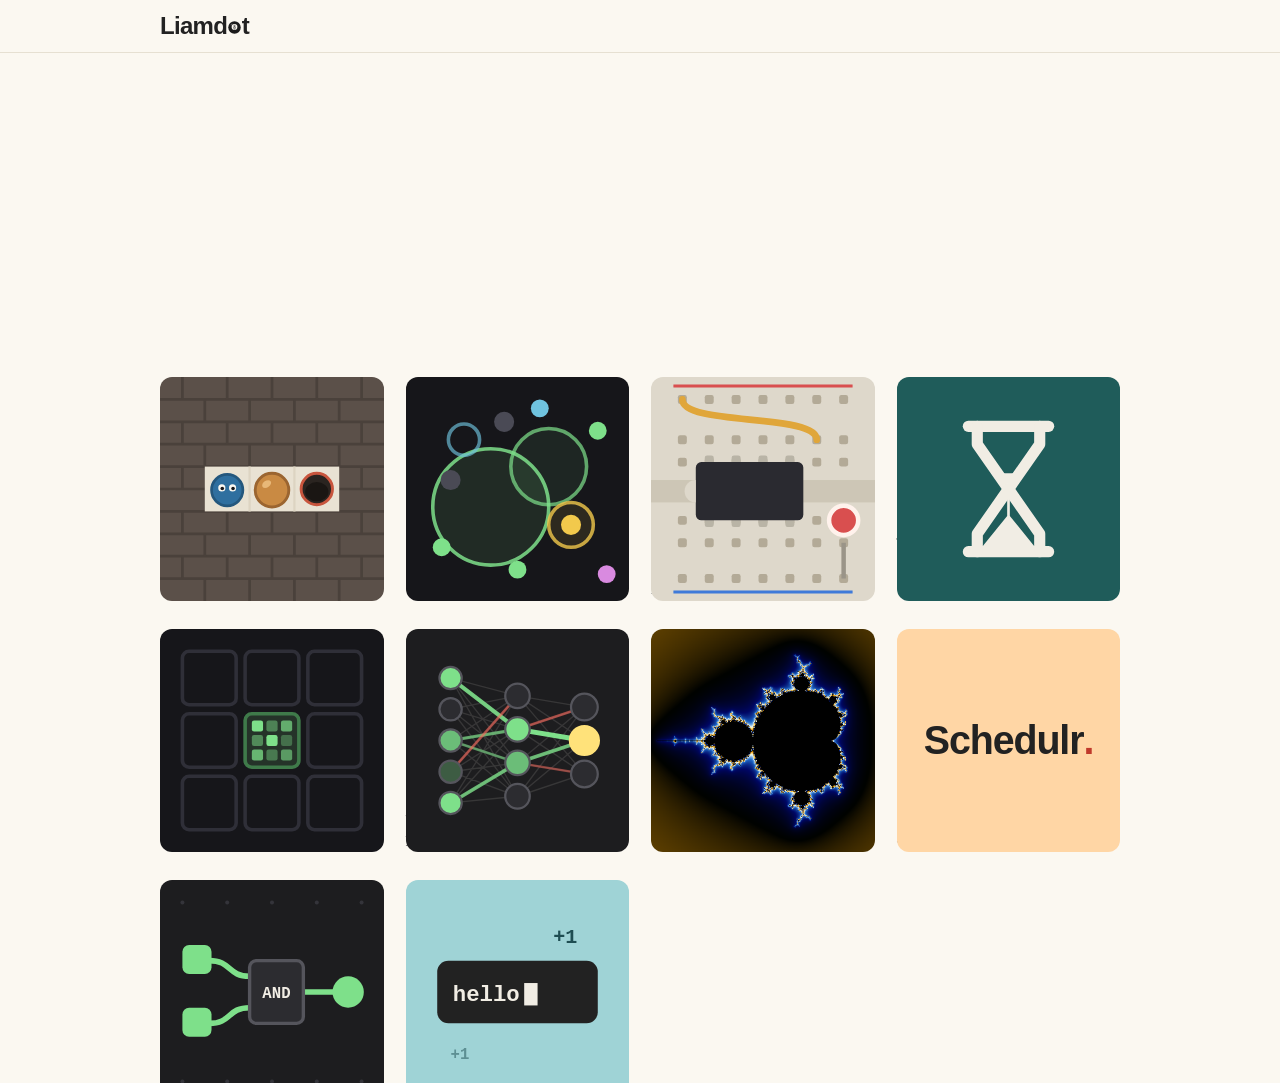
<file: index.html>
<!DOCTYPE html>
<html lang="en">
<head>
  <meta charset="utf-8">
  <meta name="viewport" content="width=device-width, initial-scale=1">
  <title>Liamdot</title>
  <link rel="icon" href="logo.svg" type="image/svg+xml">
  <link rel="stylesheet" href="style.css?v=80">
</head>
<body>
  <header>
    <h1><a class="wordmark" href="./" aria-label="Liamdot"><span aria-hidden="true">Liamd</span><img class="ball" src="logo.svg" alt=""><span class="t" aria-hidden="true">t</span></a></h1>
    <p class="intro">The best projects on the internet.</p>
  </header>

  <main id="projects" class="grid"></main>

  <footer>
    <p>made by liam &middot; <a href="mailto:liam@bowness.ca">say hi</a></p>
  </footer>

  <script src="projects.js?v=80"></script>
  <script src="main.js?v=80"></script>
</body>
</html>
</file>
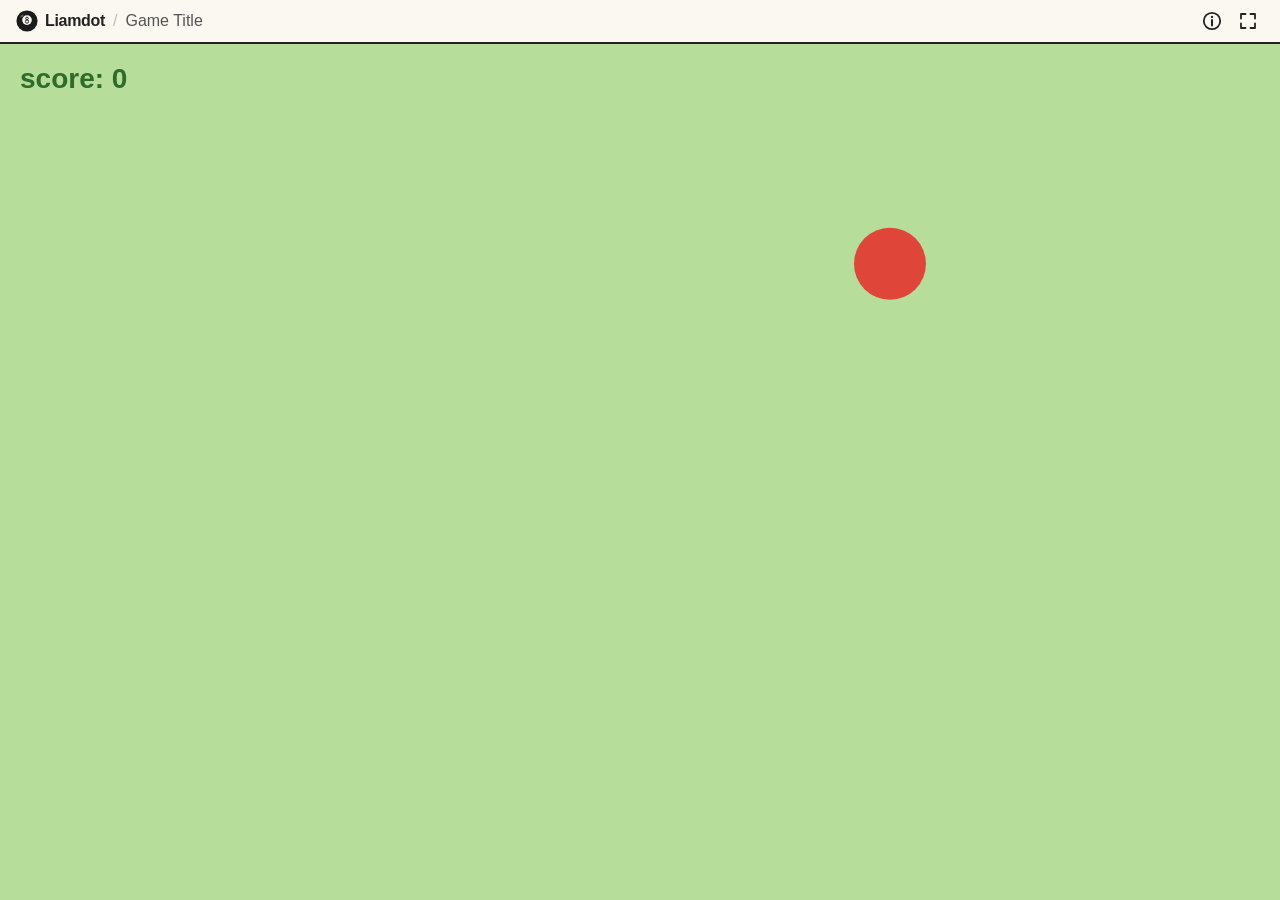
<file: projects/_template/index.html>
<!DOCTYPE html>
<!--
  Game page template.
  1. Copy this folder, e.g. projects/_template -> projects/snake
  2. Change "Game Title" (3 places) and fill in the info panel
  3. Replace game.js with your game (or swap the canvas for anything else inside #stage)
  4. Point the project's url in /projects.js at "projects/snake/"
-->
<html lang="en">
<head>
  <meta charset="utf-8">
  <meta name="viewport" content="width=device-width, initial-scale=1">
  <title>Game Title - Liamdot</title>
  <link rel="icon" href="../../logo.svg" type="image/svg+xml">
  <link rel="stylesheet" href="../../style.css?v=80">
  <link rel="stylesheet" href="../../game.css?v=80">
</head>
<body class="game-page">
  <nav class="topbar">
    <div class="crumbs">
      <a class="home" href="../../"><img class="logo" src="../../logo.svg" alt=""><span class="home-long">Liamdot</span></a>
      <span class="sep">/</span>
      <span class="title">Game Title</span>
    </div>

    <div class="actions">
      <button id="info-btn" aria-expanded="false" aria-controls="info-panel" aria-label="Info" title="Info">
        <svg viewBox="0 0 20 20" width="20" height="20" aria-hidden="true">
          <circle cx="10" cy="10" r="8.2" fill="none" stroke="currentColor" stroke-width="1.8"/>
          <line x1="10" y1="9" x2="10" y2="14.5" stroke="currentColor" stroke-width="2" stroke-linecap="round"/>
          <circle cx="10" cy="5.9" r="1.2" fill="currentColor"/>
        </svg>
      </button>
      <button id="fullscreen-btn" aria-label="Fullscreen" title="Fullscreen">
        <svg viewBox="0 0 20 20" width="20" height="20" aria-hidden="true">
          <path d="M3 7.5V3h4.5M12.5 3H17v4.5M17 12.5V17h-4.5M7.5 17H3v-4.5" fill="none" stroke="currentColor" stroke-width="1.8" stroke-linecap="round" stroke-linejoin="round"/>
        </svg>
      </button>
    </div>

    <div class="info-panel" id="info-panel" hidden>
      <h2>Game Title</h2>
      <p class="meta">made September 2026</p>
      <p>One or two sentences about what this is.</p>

      <!-- Every project's info panel runs in the same order: a line about what
           it is, then one section on how to drive it, any further sections it
           genuinely needs, then Updates. Name the first section after what the
           thing is - "How to play" for a game, "How to use" for a tool, "How
           it works" for something you mostly watch. Write it as a list. -->
      <h3>How to play</h3>
      <ul>
        <li>The one thing you do first</li>
        <li>What happens because of it</li>
      </ul>

      <!-- Newest first. A line each, saying what changed for the person
           playing, not what changed in the code. -->
      <h3>Updates</h3>
      <ul>
        <li><strong>v0.1</strong> &ndash; first version</li>
      </ul>

      <!-- Only for something that keeps progress. game.css styles it and the
           wiring is in Bloom or Idle Typer: it asks twice on the button
           itself, never with a browser dialog.
      <p class="wipe-line">
        <button type="button" class="wipe" id="reset-btn">clear my save</button>
      </p>
      -->

      <a class="more" href="../../">more stuff &rarr;</a>
    </div>
  </nav>

  <main class="stage" id="stage">
    <canvas id="game"></canvas>
  </main>

  <script src="../../nav.js?v=80"></script>
  <script src="game.js?v=80"></script>
</body>
</html>
</file>
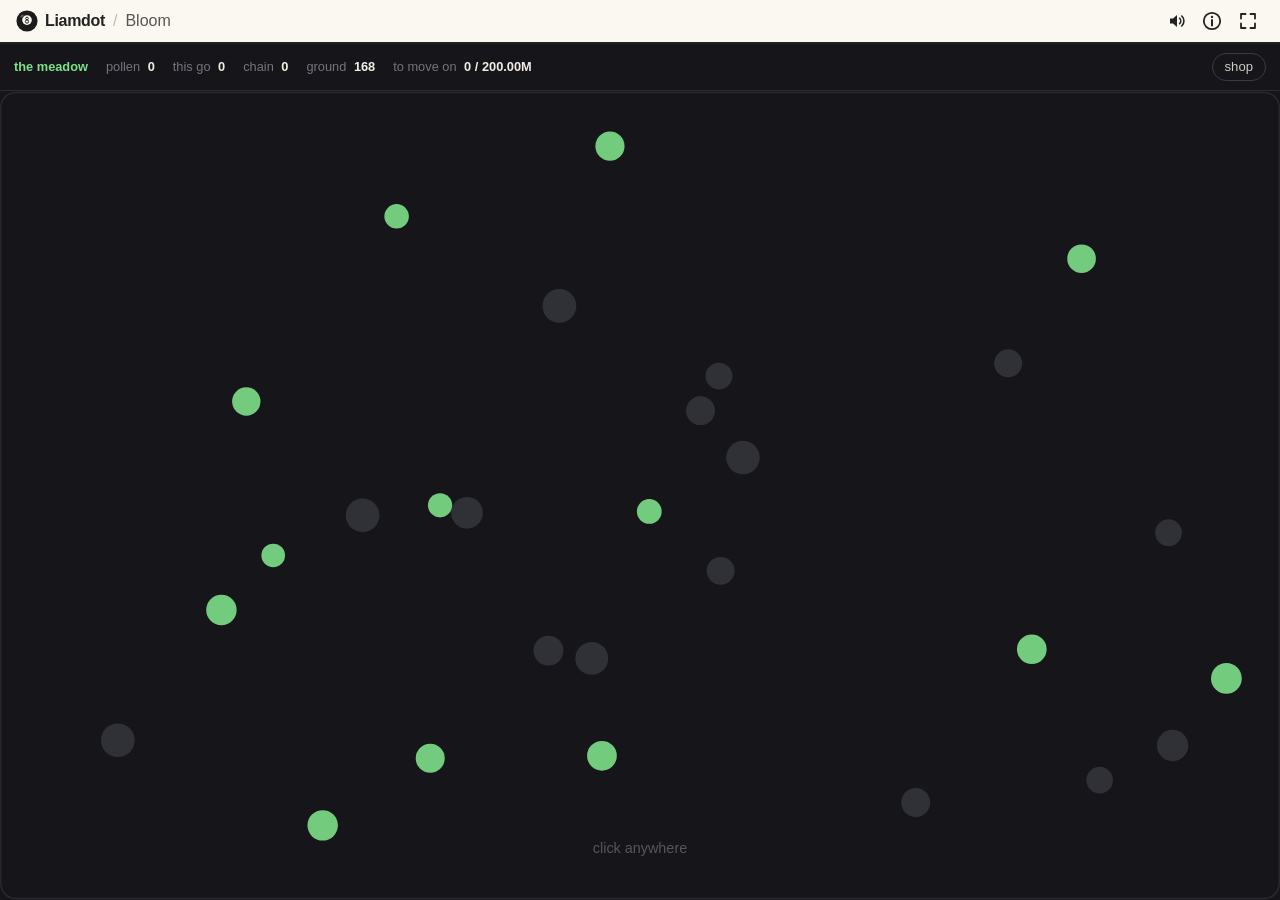
<file: projects/bloom/index.html>
<!DOCTYPE html>
<html lang="en">
<head>
  <meta charset="utf-8">
  <meta name="viewport" content="width=device-width, initial-scale=1">
  <title>Bloom - Liamdot</title>
  <link rel="icon" href="../../logo.svg" type="image/svg+xml">
  <link rel="stylesheet" href="../../style.css?v=80">
  <link rel="stylesheet" href="../../game.css?v=80">
  <link rel="stylesheet" href="style.css?v=80">
</head>
<body class="game-page">
  <nav class="topbar">
    <div class="crumbs">
      <a class="home" href="../../"><img class="logo" src="../../logo.svg" alt=""><span class="home-long">Liamdot</span></a>
      <span class="sep">/</span>
      <span class="title">Bloom</span>
    </div>

    <div class="actions">
      <button id="sound-btn" aria-pressed="true" aria-label="Sound" title="Sound">
        <svg viewBox="0 0 20 20" width="20" height="20" aria-hidden="true">
          <path d="M4 7.5h3L11 4v12L7 12.5H4z" fill="currentColor"/>
          <g id="sound-waves" fill="none" stroke="currentColor" stroke-width="1.6" stroke-linecap="round">
            <path d="M13.6 7.2a4 4 0 0 1 0 5.6"/>
            <path d="M15.8 5a7 7 0 0 1 0 10"/>
          </g>
          <g id="sound-cross" fill="none" stroke="currentColor" stroke-width="1.8" stroke-linecap="round">
            <path d="M13.8 7.2 18.2 12.8"/>
            <path d="M18.2 7.2 13.8 12.8"/>
          </g>
        </svg>
      </button>
      <button id="info-btn" aria-expanded="false" aria-controls="info-panel" aria-label="Info" title="Info">
        <svg viewBox="0 0 20 20" width="20" height="20" aria-hidden="true">
          <circle cx="10" cy="10" r="8.2" fill="none" stroke="currentColor" stroke-width="1.8"/>
          <line x1="10" y1="9" x2="10" y2="14.5" stroke="currentColor" stroke-width="2" stroke-linecap="round"/>
          <circle cx="10" cy="5.9" r="1.2" fill="currentColor"/>
        </svg>
      </button>
      <button id="fullscreen-btn" aria-label="Fullscreen" title="Fullscreen">
        <svg viewBox="0 0 20 20" width="20" height="20" aria-hidden="true">
          <path d="M3 7.5V3h4.5M12.5 3H17v4.5M17 12.5V17h-4.5M7.5 17H3v-4.5" fill="none" stroke="currentColor" stroke-width="1.8" stroke-linecap="round" stroke-linejoin="round"/>
        </svg>
      </button>
    </div>

    <div class="info-panel" id="info-panel" hidden>
      <h2>Bloom</h2>
      <p class="meta">made September 2026</p>
      <p>One click opens one bloom. Everything the bloom touches opens too, and so on, for as long as it keeps finding something &mdash; and the ground keeps pushing up more while it runs, so a chain lives as long as you can feed it. Each go pays pollen, pollen buys upgrades, and the upgrades are the game. It starts pitiful on purpose.</p>

      <h3>How to play</h3>
      <ul>
        <li>Click once, anywhere &mdash; or tap, on a phone. Where and when is the whole decision</li>
        <li>Whatever the chain opens pays pollen; spend it in the shop, then go again</li>
        <li>Nothing is ever lost &mdash; a bad go just pays less</li>
        <li><strong>ground</strong> is what's still under the plot. While the chain runs it keeps pushing dots up, quickly at first and slower as the go goes on, until there's nothing left to give</li>
        <li>What comes up mid-chain wilts if nothing reaches it, so a chain dies the moment it stops keeping pace</li>
        <li>Catch every last one, standing and sprouted, and the go pays half as much again</li>
        <li>The number in the middle of the plot is what the chain has gathered so far. The multiplier waits underneath it</li>
        <li>When the chain finally dies, the multiplier comes up off the bottom of the plot and lands on the pile &mdash; that's your score for the go</li>
        <li>There's no multiplier to begin with. Buy <strong>Rhythm</strong> and it appears, and the rest of the chain upgrades appear behind it</li>
        <li>It starts climbing past the sixth link, and the climb itself gets steeper, so a chain twice as long is worth far more than twice as much</li>
        <li>Grey rings are armour: each ring is another knock before it opens</li>
        <li>Grey stones never open. A third of the plot is stone to begin with; clear them out</li>
        <li>Gold pays five times a plain dot, blue opens slowly but huge, purple bursts and throws seeds that bloom where they land</li>
        <li>Only so many blooms fit in the air at once &mdash; a new one crowds out the oldest</li>
        <li>Once a place has paid you enough, move on. That costs every upgrade and all your pollen, and hands back a seed that pays for ever &mdash; and the next place is harder, with more in the shop</li>
        <li>The plot is the same amount of ground on every screen. It changes shape to fit &mdash; tall on a phone, wide on a monitor &mdash; but never size, so dragging the window about won't bunch the dots up</li>
      </ul>

      <h3>Updates</h3>
      <ul>
        <li><strong>v1.7</strong> &ndash; the chain gathers a pile and the multiplier lands on it at the end, out on the plot where you can watch</li>
        <li><strong>v1.6</strong> &ndash; no more slow motion</li>
        <li><strong>v1.5</strong> &ndash; ripples, petals, a plot that warms up, and screens that arrive rather than appear</li>
        <li><strong>v1.4</strong> &ndash; the multiplier has to be found before it pays, and the ladders are longer</li>
        <li><strong>v1.3</strong> &ndash; richer ground, and prices that follow what an upgrade is actually worth</li>
        <li><strong>v1.2</strong> &ndash; every sound made of noise and air instead of notes, and coming from where it happened; crowded-out blooms close instead of vanishing</li>
        <li><strong>v1.1</strong> &ndash; a fixed plot, and ground that keeps giving while the chain runs</li>
        <li><strong>v1.0</strong> &ndash; runs, the draft, and the noise it makes</li>
      </ul>

      <p class="wipe-line">
        <button type="button" class="wipe" id="wipe-btn">clear my save</button>
      </p>

      <a class="more" href="../../">more stuff &rarr;</a>
    </div>
  </nav>

  <main class="stage" id="stage">
    <header class="bar">
      <span class="stat place-name" id="place">the meadow</span>
      <span class="stat">pollen <strong id="pollen">0</strong></span>
      <span class="stat">this go <strong id="this-go">0</strong></span>
      <span class="stat">chain <strong id="chain">0</strong></span>
      <span class="stat">ground <strong id="ground">0</strong></span>
      <span class="stat target">to move on <strong id="target">0 / 0</strong></span>
      <span class="spacer"></span>
      <button class="pill" id="shop-btn">shop</button>
    </header>

    <div class="play">
      <canvas class="field" id="field"></canvas>
      <p class="hint" id="hint">click anywhere</p>
      <section class="tally" id="tally" hidden></section>
      <div class="curtain" id="curtain" hidden aria-hidden="true"></div>
      <section class="shop" id="shop" hidden></section>
    </div>
  </main>

  <script src="../../nav.js?v=80"></script>
  <script src="game.js?v=80"></script>
</body>
</html>
</file>
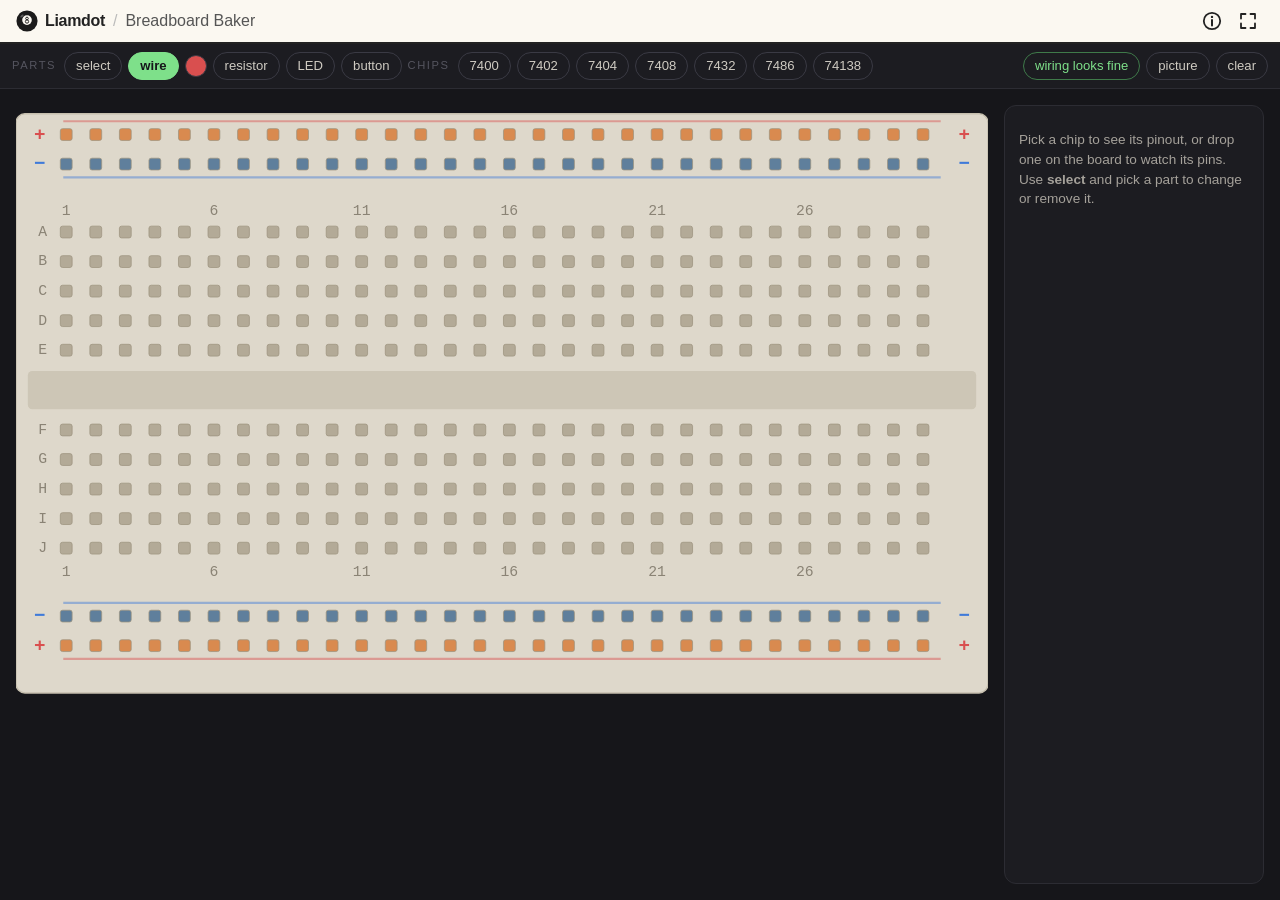
<file: projects/breadboard-baker/index.html>
<!DOCTYPE html>
<html lang="en">
<head>
  <meta charset="utf-8">
  <meta name="viewport" content="width=device-width, initial-scale=1">
  <title>Breadboard Baker - Liamdot</title>
  <link rel="icon" href="../../logo.svg" type="image/svg+xml">
  <link rel="stylesheet" href="../../style.css?v=80">
  <link rel="stylesheet" href="../../game.css?v=80">
  <link rel="stylesheet" href="style.css?v=80">
</head>
<body class="game-page">
  <nav class="topbar">
    <div class="crumbs">
      <a class="home" href="../../"><img class="logo" src="../../logo.svg" alt=""><span class="home-long">Liamdot</span></a>
      <span class="sep">/</span>
      <span class="title">Breadboard Baker</span>
    </div>

    <div class="actions">
      <button id="info-btn" aria-expanded="false" aria-controls="info-panel" aria-label="Info" title="Info">
        <svg viewBox="0 0 20 20" width="20" height="20" aria-hidden="true">
          <circle cx="10" cy="10" r="8.2" fill="none" stroke="currentColor" stroke-width="1.8"/>
          <line x1="10" y1="9" x2="10" y2="14.5" stroke="currentColor" stroke-width="2" stroke-linecap="round"/>
          <circle cx="10" cy="5.9" r="1.2" fill="currentColor"/>
        </svg>
      </button>
      <button id="fullscreen-btn" aria-label="Fullscreen" title="Fullscreen">
        <svg viewBox="0 0 20 20" width="20" height="20" aria-hidden="true">
          <path d="M3 7.5V3h4.5M12.5 3H17v4.5M17 12.5V17h-4.5M7.5 17H3v-4.5" fill="none" stroke="currentColor" stroke-width="1.8" stroke-linecap="round" stroke-linejoin="round"/>
        </svg>
      </button>
    </div>

    <div class="info-panel" id="info-panel" hidden>
      <h2>Breadboard Baker</h2>
      <p class="meta">made September 2026</p>
      <p>Build a circuit on a breadboard that knows how a breadboard works, and have it tell you what you've got wrong before the smoke does.</p>

      <h3>How to use</h3>
      <ul>
        <li>Pick a part, click one hole, then click another &mdash; that's it placed</li>
        <li>Chips go across the middle gap; click where you want pin 1</li>
        <li>Click a button to press it</li>
        <li>Use <strong>select</strong> and click a part to change or remove it from the panel beside the board &mdash; or right-click to remove, and <strong>r</strong> to step a resistor's value</li>
        <li>On a phone the board scrolls sideways, and everything above works by tapping</li>
        <li>The rails are live: + is 5V, &minus; is ground</li>
      </ul>

      <h3>What it checks</h3>
      <ul>
        <li>LEDs with nothing to limit the current, and LEDs in backwards</li>
        <li>Chips with no power or no ground</li>
        <li>Inputs left floating &mdash; they read high, which hides the mistake</li>
        <li>Two outputs driving the same clip, or an output wired to a rail</li>
        <li>The rails shorted together</li>
      </ul>

      <h3>Updates</h3>
      <ul>
        <li><strong>v1.1</strong> &ndash; works on a phone: bigger holes to hit, and a way to remove things that doesn't need a right-click</li>
        <li><strong>v1.0</strong> &ndash; the board, seven chips, and the checker</li>
      </ul>

      <a class="more" href="../../">more stuff &rarr;</a>
    </div>
  </nav>

  <main class="stage" id="stage">
    <div class="toolbar">
      <div class="palette" id="palette">
        <span class="group-label">parts</span>
        <button class="tool-btn" data-tool="select" title="Click things without placing anything">select</button>
        <button class="tool-btn" data-tool="wire">wire</button>
        <button class="swatch" id="wire-colour" title="Wire colour"></button>
        <button class="tool-btn" data-tool="resistor">resistor</button>
        <button class="tool-btn" data-tool="led">LED</button>
        <button class="tool-btn" data-tool="button">button</button>

        <span class="group-label">chips</span>
        <button class="tool-btn" data-tool="chip" data-chip="7400">7400</button>
        <button class="tool-btn" data-tool="chip" data-chip="7402">7402</button>
        <button class="tool-btn" data-tool="chip" data-chip="7404">7404</button>
        <button class="tool-btn" data-tool="chip" data-chip="7408">7408</button>
        <button class="tool-btn" data-tool="chip" data-chip="7432">7432</button>
        <button class="tool-btn" data-tool="chip" data-chip="7486">7486</button>
        <button class="tool-btn" data-tool="chip" data-chip="74138">74138</button>
      </div>

      <div class="right-tools">
        <button class="tool-btn" id="check-btn">check my wiring</button>
        <button class="tool-btn" id="image-btn" title="Save a picture of the board">picture</button>
        <button class="tool-btn" id="clear-btn">clear</button>
      </div>
    </div>

    <div class="work">
      <div class="board-wrap">
        <svg class="board" id="board" xmlns="http://www.w3.org/2000/svg"></svg>
        <div class="checks" id="checks" hidden></div>
      </div>
      <aside class="inspector" id="inspector"></aside>
    </div>
  </main>

  <script src="../../nav.js?v=80"></script>
  <script src="chips.js?v=80"></script>
  <script src="circuit.js?v=80"></script>
  <script src="app.js?v=80"></script>
</body>
</html>
</file>
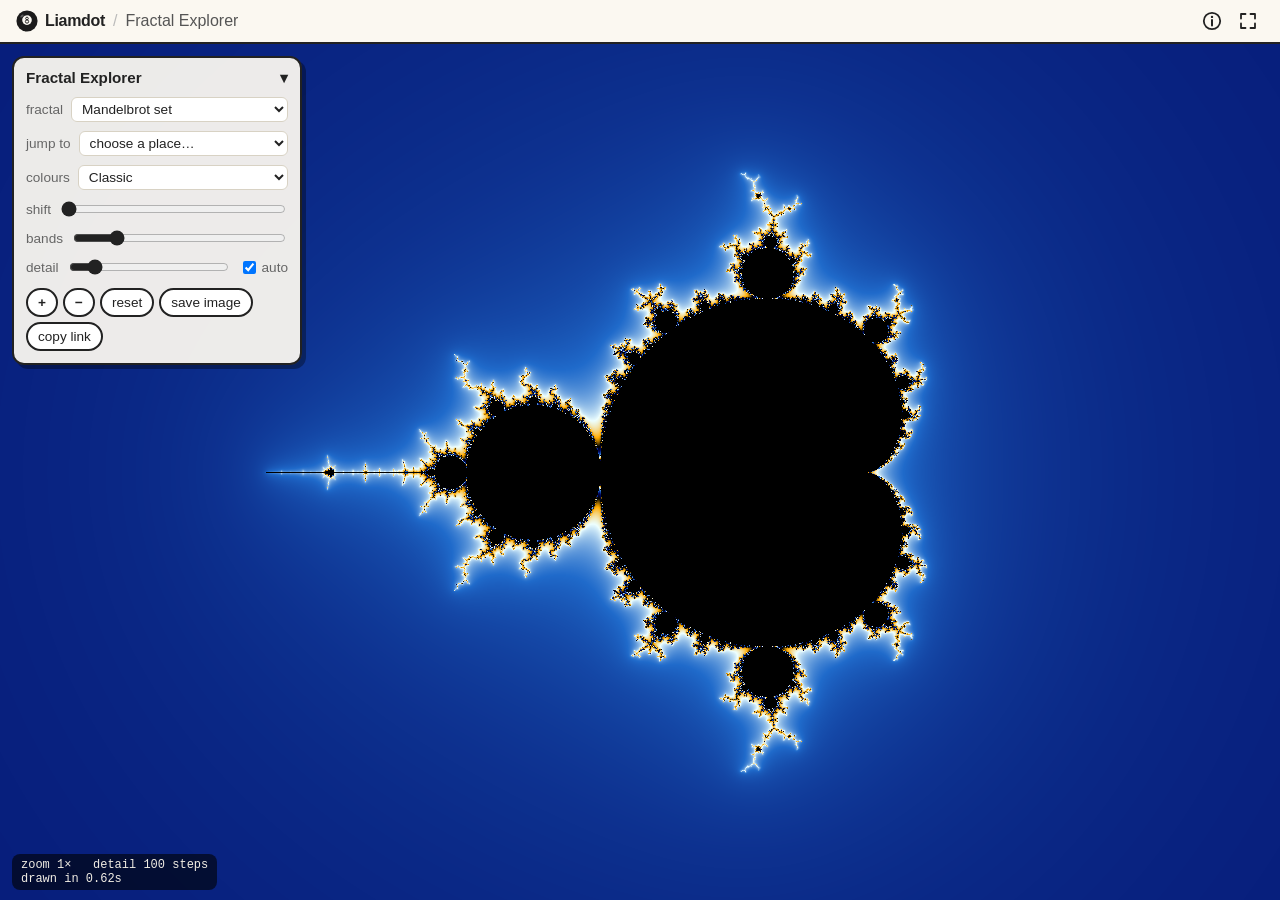
<file: projects/fractals/index.html>
<!DOCTYPE html>
<html lang="en">
<head>
  <meta charset="utf-8">
  <meta name="viewport" content="width=device-width, initial-scale=1">
  <title>Fractal Explorer - Liamdot</title>
  <link rel="icon" href="../../logo.svg" type="image/svg+xml">
  <link rel="stylesheet" href="../../style.css?v=80">
  <link rel="stylesheet" href="../../game.css?v=80">
  <link rel="stylesheet" href="style.css?v=80">
</head>
<body class="game-page">
  <nav class="topbar">
    <div class="crumbs">
      <a class="home" href="../../"><img class="logo" src="../../logo.svg" alt=""><span class="home-long">Liamdot</span></a>
      <span class="sep">/</span>
      <span class="title">Fractal Explorer</span>
    </div>

    <div class="actions">
      <button id="info-btn" aria-expanded="false" aria-controls="info-panel" aria-label="Info" title="Info">
        <svg viewBox="0 0 20 20" width="20" height="20" aria-hidden="true">
          <circle cx="10" cy="10" r="8.2" fill="none" stroke="currentColor" stroke-width="1.8"/>
          <line x1="10" y1="9" x2="10" y2="14.5" stroke="currentColor" stroke-width="2" stroke-linecap="round"/>
          <circle cx="10" cy="5.9" r="1.2" fill="currentColor"/>
        </svg>
      </button>
      <button id="fullscreen-btn" aria-label="Fullscreen" title="Fullscreen">
        <svg viewBox="0 0 20 20" width="20" height="20" aria-hidden="true">
          <path d="M3 7.5V3h4.5M12.5 3H17v4.5M17 12.5V17h-4.5M7.5 17H3v-4.5" fill="none" stroke="currentColor" stroke-width="1.8" stroke-linecap="round" stroke-linejoin="round"/>
        </svg>
      </button>
    </div>

    <div class="info-panel" id="info-panel" hidden>
      <h2>Fractal Explorer</h2>
      <p class="meta">made September 2026</p>
      <p>Shapes made from one tiny formula, repeated until it either flies off to infinity or doesn't. The colours show how fast each point escaped.</p>

      <h3>How to use</h3>
      <ul>
        <li><strong>Scroll</strong> or <strong>pinch</strong> to zoom</li>
        <li><strong>Drag</strong> to move around</li>
        <li><strong>Double-click</strong> to zoom in (Shift to zoom out)</li>
        <li><strong>Right-click</strong> the Mandelbrot set &mdash; or hold a finger on it &mdash; to see that point's Julia set</li>
        <li><strong>+ / &minus;</strong>, <strong>arrow keys</strong> and <strong>R</strong> (reset) work too</li>
      </ul>

      <h3>Updates</h3>
      <ul>
        <li><strong>v0.2</strong> &ndash; hold a finger on the Mandelbrot set for its Julia set, the way right-click does</li>
        <li><strong>v0.1</strong> &ndash; first version</li>
      </ul>

      <a class="more" href="../../">more stuff &rarr;</a>
    </div>
  </nav>

  <main class="stage" id="stage">
    <canvas id="canvas"></canvas>

    <!-- settings panel, top left -->
    <div class="panel" id="panel">
      <button class="panel-toggle" id="panel-toggle" aria-expanded="true">
        <span>Fractal Explorer</span><span class="chevron" aria-hidden="true">&#9662;</span>
      </button>

      <div class="panel-body" id="panel-body">
        <label class="row">fractal
          <select id="fractal"></select>
        </label>

        <div class="julia" id="julia-controls" hidden>
          <div class="row">c =
            <input id="julia-re" type="number" step="0.001" aria-label="real part of c">
            <span>+</span>
            <input id="julia-im" type="number" step="0.001" aria-label="imaginary part of c">
            <span>i</span>
          </div>
          <p class="tip">Tip: right-click the Mandelbrot set, or hold a finger on it, to pick c.</p>
        </div>

        <label class="row">jump to
          <select id="places"></select>
        </label>

        <label class="row">colours
          <select id="palette"></select>
        </label>

        <label class="row">shift
          <input id="shift" type="range" min="0" max="1" step="0.005">
        </label>

        <label class="row">bands
          <input id="bands" type="range" min="4" max="200" step="1">
        </label>

        <div class="row">detail
          <input id="detail" type="range" min="0" max="1000" step="1">
          <label class="auto"><input id="auto-detail" type="checkbox"> auto</label>
        </div>

        <div class="buttons">
          <button class="btn" id="zoom-in" title="Zoom in">+</button>
          <button class="btn" id="zoom-out" title="Zoom out">&minus;</button>
          <button class="btn" id="reset">reset</button>
          <button class="btn" id="save">save image</button>
          <button class="btn" id="copy-link">copy link</button>
        </div>
      </div>
    </div>

    <!-- position and progress, bottom left -->
    <div class="readout" id="readout"></div>
  </main>

  <script src="../../nav.js?v=80"></script>
  <script src="fractal-math.js?v=80"></script>
  <script src="app.js?v=80"></script>
</body>
</html>
</file>
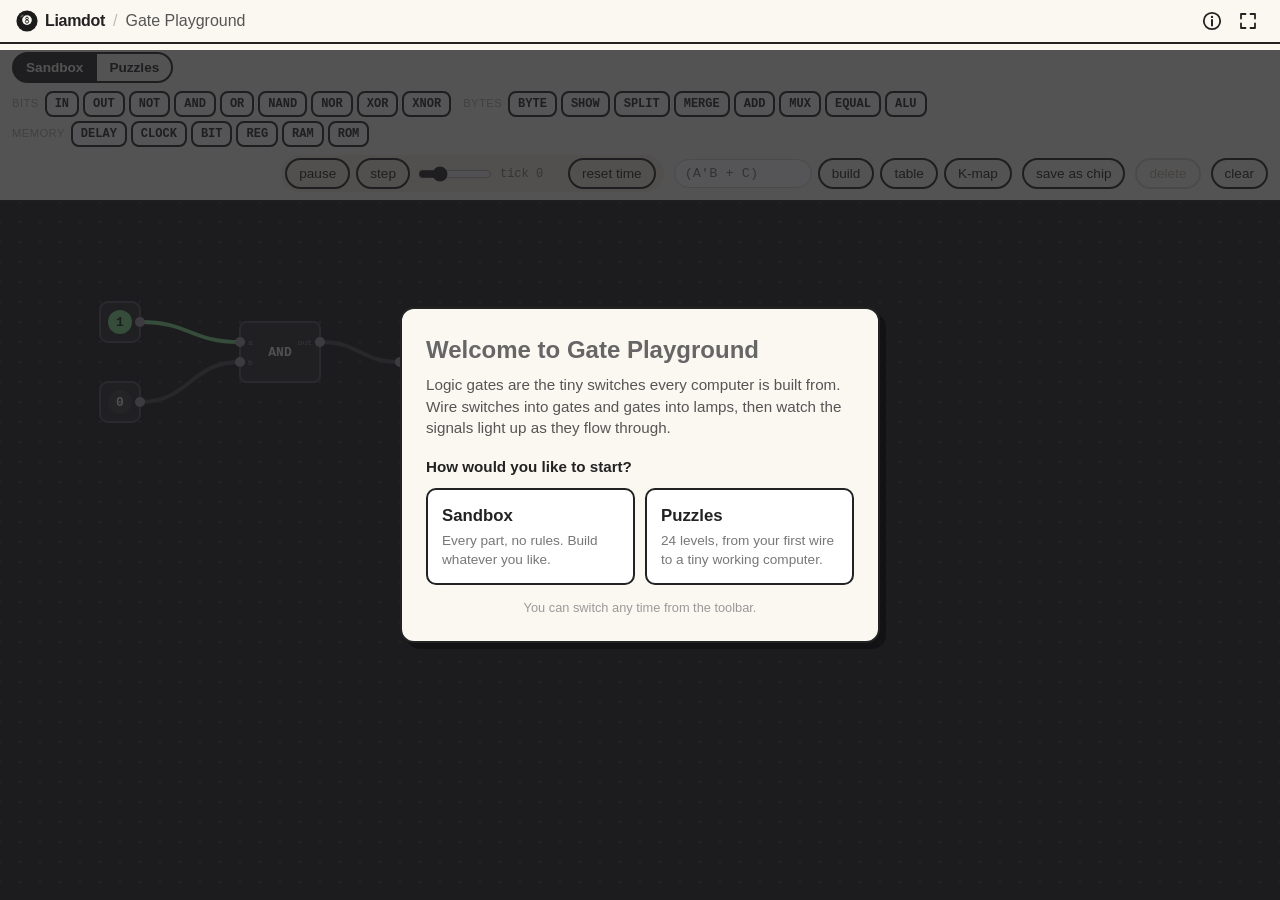
<file: projects/gate-playground/index.html>
<!DOCTYPE html>
<html lang="en">
<head>
  <meta charset="utf-8">
  <meta name="viewport" content="width=device-width, initial-scale=1">
  <title>Gate Playground - Liamdot</title>
  <link rel="icon" href="../../logo.svg" type="image/svg+xml">
  <link rel="stylesheet" href="../../style.css?v=80">
  <link rel="stylesheet" href="../../game.css?v=80">
  <link rel="stylesheet" href="style.css?v=80">
</head>
<body class="game-page">
  <nav class="topbar">
    <div class="crumbs">
      <a class="home" href="../../"><img class="logo" src="../../logo.svg" alt=""><span class="home-long">Liamdot</span></a>
      <span class="sep">/</span>
      <span class="title">Gate Playground</span>
    </div>

    <div class="actions">
      <button id="info-btn" aria-expanded="false" aria-controls="info-panel" aria-label="Info" title="Info">
        <svg viewBox="0 0 20 20" width="20" height="20" aria-hidden="true">
          <circle cx="10" cy="10" r="8.2" fill="none" stroke="currentColor" stroke-width="1.8"/>
          <line x1="10" y1="9" x2="10" y2="14.5" stroke="currentColor" stroke-width="2" stroke-linecap="round"/>
          <circle cx="10" cy="5.9" r="1.2" fill="currentColor"/>
        </svg>
      </button>
      <button id="fullscreen-btn" aria-label="Fullscreen" title="Fullscreen">
        <svg viewBox="0 0 20 20" width="20" height="20" aria-hidden="true">
          <path d="M3 7.5V3h4.5M12.5 3H17v4.5M17 12.5V17h-4.5M7.5 17H3v-4.5" fill="none" stroke="currentColor" stroke-width="1.8" stroke-linecap="round" stroke-linejoin="round"/>
        </svg>
      </button>
    </div>

    <div class="info-panel" id="info-panel" hidden>
      <h2>Gate Playground</h2>
      <p class="meta">made September 2026</p>
      <p>Build circuits out of logic gates and see what they do.</p>

      <h3>How to use</h3>
      <ul>
        <li>Drag a part from the toolbar onto the board</li>
        <li>Drag from one pin to another to wire them up &mdash; thin pins carry one bit, square pins carry a whole byte</li>
        <li>Click an IN switch to flip it; click the little cells on a BYTE to set a number</li>
        <li>Right-click something (or select it and press Delete) to remove it</li>
      </ul>

      <h3>From an expression</h3>
      <p>Type something like <code>(A'B + C)</code> in the box and press <strong>build</strong>, and it gets wired up for you, switches labelled and all.</p>
      <ul>
        <li><code>A'</code>, <code>!A</code> or <code>NOT A</code> for not</li>
        <li><code>AB</code>, <code>A*B</code> or <code>A AND B</code> for and</li>
        <li><code>A+B</code> or <code>A OR B</code> for or, <code>A^B</code> for exclusive or</li>
        <li>NAND, NOR and XNOR work spelled out</li>
        <li>On a puzzle it uses the switches and lamp already there, so you can build an answer and test it</li>
      </ul>

      <h3>Tables and maps</h3>
      <ul>
        <li><strong>table</strong> tries every combination of the switches and writes down what the lamps do, with the minterms and maxterms; <strong>copy</strong> takes it as text</li>
        <li><strong>K-map</strong> draws a Karnaugh map of it, groups it for you, and gives the tidied expression those groups add up to</li>
        <li>Squares next to each other on the map differ in one input, so a rectangle of ones is a term with the changing inputs cancelled out &mdash; groups that run off one edge come back in the other side</li>
        <li>Up to four inputs is one map; five and six come out as a row of maps with the leading inputs held still</li>
        <li>Drag either one by its heading to get it out of the way</li>
      </ul>

      <h3>Time</h3>
      <p>Memory parts only change when time moves. <strong>pause</strong>, <strong>step</strong> (one tick) and the speed slider control it; <strong>reset time</strong> forgets everything remembered.</p>

      <h3>Chips</h3>
      <p>Press <strong>save as chip</strong> to turn the board into a part you can place inside other circuits. Its IN and BYTE parts become its input pins, its OUT and SHOW parts its outputs, so name them first. Chips appear under <em>my chips</em>: double-click to edit, right-click to delete.</p>

      <h3>Updates</h3>
      <ul>
        <li><strong>v0.6</strong> &ndash; the table and the map can be moved, and keep out of each other's way</li>
        <li><strong>v0.5</strong> &ndash; Karnaugh maps, grouped for you</li>
        <li><strong>v0.4</strong> &ndash; build a circuit from an expression, and read off its truth table</li>
        <li><strong>v0.3</strong> &ndash; bytes, memory, chips, and levels up to a tiny CPU</li>
        <li><strong>v0.2</strong> &ndash; puzzles</li>
        <li><strong>v0.1</strong> &ndash; first version</li>
      </ul>

      <a class="more" href="../../">more stuff &rarr;</a>
    </div>
  </nav>

  <main class="stage" id="stage">
    <div class="toolbar">
      <div class="modes">
        <button class="mode-btn active" data-mode="sandbox">Sandbox</button>
        <button class="mode-btn" data-mode="puzzles">Puzzles</button>
      </div>

      <!-- part buttons are added here by game.js -->
      <div class="palette" id="palette"></div>

      <span class="spacer"></span>

      <div class="time">
        <button class="tool-btn" id="play-btn" title="Start or stop time (space)">pause</button>
        <button class="tool-btn" id="step-btn" title="One tick (.)">step</button>
        <input type="range" id="speed" min="1" max="30" value="8" title="Ticks per second" aria-label="Speed">
        <span class="ticks" id="tick-count">tick 0</span>
        <button class="tool-btn" id="reset-state-btn" title="Forget everything the circuit remembers">reset time</button>
      </div>

      <div class="expr-box">
        <input id="expr" placeholder="(A'B + C)" title="Write a boolean expression and have it wired up for you"
               size="14" autocomplete="off" spellcheck="false">
        <button class="tool-btn" id="build-btn">build</button>
        <button class="tool-btn" id="table-btn" title="Work out the truth table for what's on the board">table</button>
        <button class="tool-btn" id="kmap-btn" title="Draw a Karnaugh map and group it">K-map</button>
      </div>

      <button class="tool-btn" id="save-chip-btn">save as chip</button>
      <button class="tool-btn" id="delete-btn" disabled>delete</button>
      <button class="tool-btn" id="clear-btn">clear</button>
    </div>

    <!-- settings for whatever is selected -->
    <div class="props" id="props" hidden></div>

    <!-- shown while playing a puzzle -->
    <div class="level-bar" id="level-bar" hidden>
      <button class="tool-btn" id="levels-btn">&larr; levels</button>
      <div class="level-text">
        <strong id="level-name"></strong>
        <span id="level-goal"></span>
        <span class="level-best" id="level-best"></span>
      </div>
      <button class="test-btn" id="test-btn">test</button>
    </div>

    <!-- shown while editing a saved chip -->
    <div class="chip-bar" id="chip-bar" hidden>
      <span>editing chip <strong id="chip-name"></strong> &mdash; press <em>save chip</em> when you're done</span>
      <button class="tool-btn" id="chip-cancel">cancel</button>
    </div>

    <div class="board-wrap">
      <svg class="board" id="board">
        <defs>
          <pattern id="grid" width="20" height="20" patternUnits="userSpaceOnUse">
            <circle cx="0" cy="0" r="1.3" fill="#3a3a40"/>
            <circle cx="20" cy="0" r="1.3" fill="#3a3a40"/>
            <circle cx="0" cy="20" r="1.3" fill="#3a3a40"/>
            <circle cx="20" cy="20" r="1.3" fill="#3a3a40"/>
          </pattern>
        </defs>
        <rect width="100%" height="100%" fill="url(#grid)"/>
        <g id="layer"></g>
      </svg>

      <div class="flash" id="flash" hidden></div>
      <div class="results" id="results" hidden></div>
      <div class="truth" id="truth" hidden></div>
      <div class="kmap" id="kmap" hidden></div>
      <div class="level-select" id="level-select" hidden></div>
    </div>

    <!-- welcome message, shown the first time you visit -->
    <div class="intro" id="intro" hidden>
      <div class="intro-card" role="dialog" aria-labelledby="intro-title">
        <h2 id="intro-title">Welcome to Gate Playground</h2>
        <p>Logic gates are the tiny switches every computer is built from. Wire switches into gates and gates into lamps, then watch the signals light up as they flow through.</p>
        <p class="intro-question">How would you like to start?</p>
        <div class="intro-choices">
          <button class="intro-choice" data-start="sandbox">
            <strong>Sandbox</strong>
            <span>Every part, no rules. Build whatever you like.</span>
          </button>
          <button class="intro-choice" data-start="puzzles">
            <strong>Puzzles</strong>
            <span>24 levels, from your first wire to a tiny working computer.</span>
          </button>
        </div>
        <p class="intro-note">You can switch any time from the toolbar.</p>
      </div>
    </div>
  </main>

  <script src="../../nav.js?v=80"></script>
  <script src="parts.js?v=80"></script>
  <script src="expression.js?v=80"></script>
  <script src="kmap.js?v=80"></script>
  <script src="levels.js?v=80"></script>
  <script src="game.js?v=80"></script>
</body>
</html>
</file>
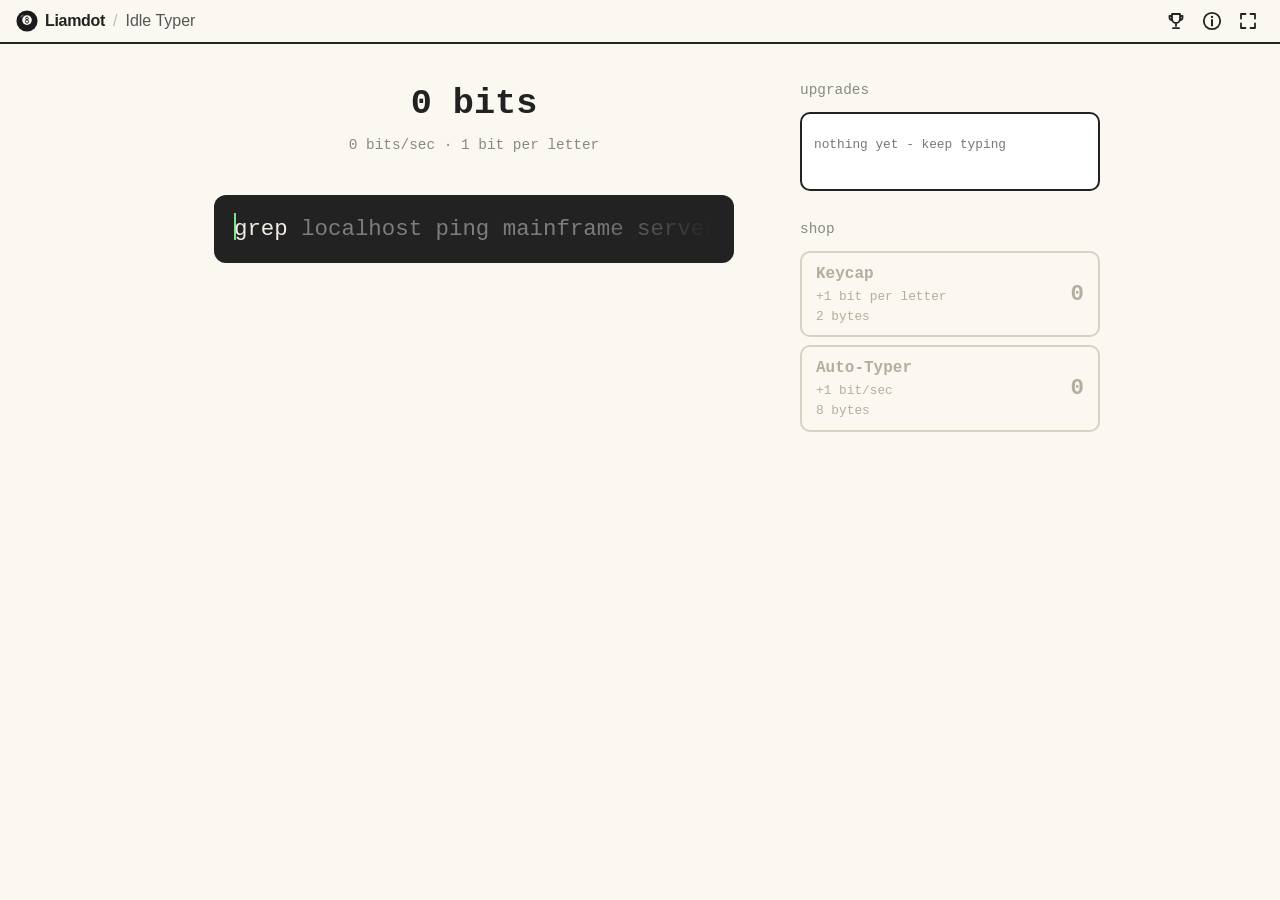
<file: projects/idle-typer/index.html>
<!DOCTYPE html>
<!--
  Idle typer template.
  1. Copy this folder, e.g. projects/_idle-typer -> projects/my-typer
  2. Change "Idle Typer" (3 places) and fill in the info panel
  3. Change SAVE_KEY at the top of game.js so each game has its own save
  4. Add it to /projects.js when you want it on the homepage
-->
<html lang="en">
<head>
  <meta charset="utf-8">
  <meta name="viewport" content="width=device-width, initial-scale=1">
  <title>Idle Typer - Liamdot</title>
  <link rel="icon" href="../../logo.svg" type="image/svg+xml">
  <link rel="stylesheet" href="../../style.css?v=80">
  <link rel="stylesheet" href="../../game.css?v=80">
  <link rel="stylesheet" href="style.css?v=80">
</head>
<body class="game-page">
  <nav class="topbar">
    <div class="crumbs">
      <a class="home" href="../../"><img class="logo" src="../../logo.svg" alt=""><span class="home-long">Liamdot</span></a>
      <span class="sep">/</span>
      <span class="title">Idle Typer</span>
    </div>

    <div class="actions">
      <button id="achievements-btn" aria-expanded="false" aria-controls="achievements" aria-label="Achievements" title="Achievements">
        <svg viewBox="0 0 20 20" width="20" height="20" aria-hidden="true">
          <path d="M6 3h8v5a4 4 0 0 1-8 0V3ZM6 5H3.5v1.5A2.5 2.5 0 0 0 6 9M14 5h2.5v1.5A2.5 2.5 0 0 1 14 9M10 12v3M7 17.2h6" fill="none" stroke="currentColor" stroke-width="1.8" stroke-linecap="round" stroke-linejoin="round"/>
        </svg>
      </button>
      <button id="info-btn" aria-expanded="false" aria-controls="info-panel" aria-label="Info" title="Info">
        <svg viewBox="0 0 20 20" width="20" height="20" aria-hidden="true">
          <circle cx="10" cy="10" r="8.2" fill="none" stroke="currentColor" stroke-width="1.8"/>
          <line x1="10" y1="9" x2="10" y2="14.5" stroke="currentColor" stroke-width="2" stroke-linecap="round"/>
          <circle cx="10" cy="5.9" r="1.2" fill="currentColor"/>
        </svg>
      </button>
      <button id="fullscreen-btn" aria-label="Fullscreen" title="Fullscreen">
        <svg viewBox="0 0 20 20" width="20" height="20" aria-hidden="true">
          <path d="M3 7.5V3h4.5M12.5 3H17v4.5M17 12.5V17h-4.5M7.5 17H3v-4.5" fill="none" stroke="currentColor" stroke-width="1.8" stroke-linecap="round" stroke-linejoin="round"/>
        </svg>
      </button>
    </div>

    <div class="info-panel" id="info-panel" hidden>
      <h2>Idle Typer</h2>
      <p class="meta">made September 2026</p>
      <p>Type the words on the screen to earn bits. Spend them on things that type for you.</p>

      <h3>How to play</h3>
      <ul>
        <li>Type the word in white and press space &mdash; a word only counts if it's spelled right, so backspace out of a mistake</li>
        <li>Every letter of a finished word pays bits, so long words pay more</li>
        <li><strong>Keycaps</strong> make every letter worth more; <strong>Auto-Typers</strong> earn while you sit there</li>
        <li>Upgrades turn up as you hit milestones &mdash; so many words typed, so many of something owned &mdash; and each one is bought once</li>
        <li>The trophy at the top lists the achievements, including one you won't see coming</li>
        <li>On a phone, tap the dark screen to bring up the keyboard</li>
      </ul>

      <h3>Updates</h3>
      <ul>
        <li><strong>v0.2</strong> &ndash; works on a phone</li>
        <li><strong>v0.1</strong> &ndash; first version</li>
      </ul>

      <p class="wipe-line">
        <button type="button" class="wipe" id="reset-btn">clear my save</button>
      </p>

      <a class="more" href="../../">more stuff &rarr;</a>
    </div>
  </nav>

  <main class="stage" id="stage">
    <div class="typer">
      <section class="main">
        <p class="count" id="bits">0 bits</p>
        <p class="rates">
          <span id="per-second">0 bits</span>/sec &middot;
          <span id="per-letter">1 bit</span> per letter
        </p>

        <!-- keep these spans on one line: the screen shows spaces exactly as written -->
        <div class="screen" id="screen"><div class="line"><span class="typed" id="typed"></span><span class="cursor"></span><span class="todo" id="todo"></span><span class="upcoming" id="upcoming"></span></div>
          <!-- A phone has no keyboard until something asks for one. This is that
               something: invisible, sat over the screen, and only in the way on
               a touch device. Keystrokes still reach the window handler. -->
          <input class="tap-to-type" id="tap-to-type" type="text" hidden
                 inputmode="text" autocomplete="off" autocorrect="off"
                 autocapitalize="off" spellcheck="false" aria-label="Tap to type">
        </div>
        <p class="tap-hint" id="tap-hint" hidden>tap the screen to bring up the keyboard</p>
        <p class="hint" id="hint"></p>
      </section>

      <section class="side">
        <h2>upgrades</h2>
        <div class="upgrades-window">
          <div class="upgrade-tiles" id="upgrade-tiles"></div>
          <p class="upgrade-info" id="upgrade-info"></p>
        </div>

        <h2>shop</h2>
        <div id="shop"></div>
      </section>
    </div>

    <!-- achievements page: covers the game while open -->
    <div class="achievements-page" id="achievements" hidden>
      <div class="achievements-inner">
        <div class="achievements-header">
          <h2>achievements <span class="achievement-count" id="achievement-count"></span></h2>
          <button class="achievements-close" id="achievements-close">close</button>
        </div>
        <div class="achievement-list" id="achievement-list"></div>
      </div>
    </div>

    <!-- "achievement unlocked" pop-ups appear here -->
    <div class="popups" id="popups"></div>
  </main>

  <script src="../../nav.js?v=80"></script>
  <script src="game.js?v=80"></script>
</body>
</html>
</file>
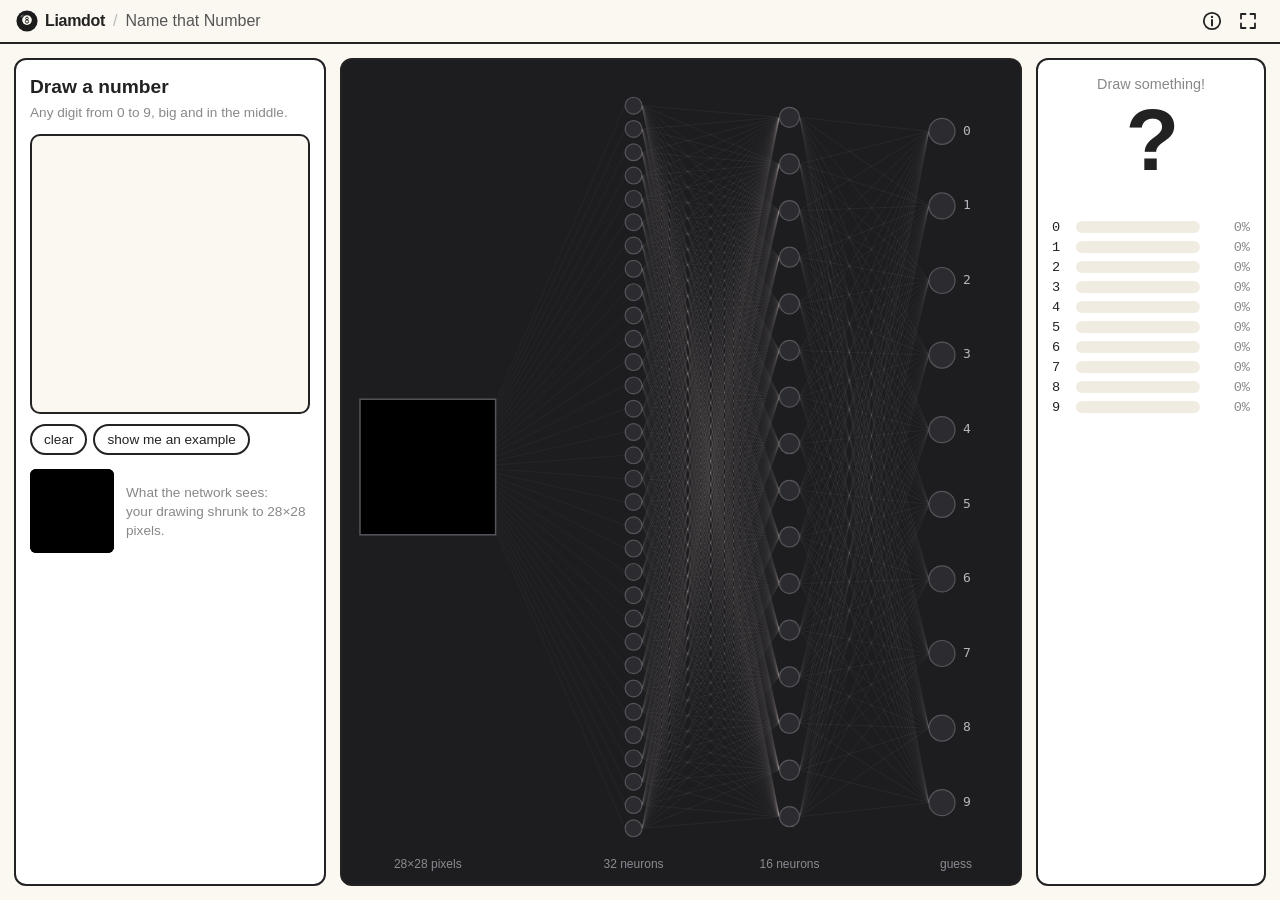
<file: projects/name-that-number/index.html>
<!DOCTYPE html>
<html lang="en">
<head>
  <meta charset="utf-8">
  <meta name="viewport" content="width=device-width, initial-scale=1">
  <title>Name that Number - Liamdot</title>
  <link rel="icon" href="../../logo.svg" type="image/svg+xml">
  <link rel="stylesheet" href="../../style.css?v=80">
  <link rel="stylesheet" href="../../game.css?v=80">
  <link rel="stylesheet" href="style.css?v=80">
</head>
<body class="game-page">
  <nav class="topbar">
    <div class="crumbs">
      <a class="home" href="../../"><img class="logo" src="../../logo.svg" alt=""><span class="home-long">Liamdot</span></a>
      <span class="sep">/</span>
      <span class="title">Name that Number</span>
    </div>

    <div class="actions">
      <button id="info-btn" aria-expanded="false" aria-controls="info-panel" aria-label="Info" title="Info">
        <svg viewBox="0 0 20 20" width="20" height="20" aria-hidden="true">
          <circle cx="10" cy="10" r="8.2" fill="none" stroke="currentColor" stroke-width="1.8"/>
          <line x1="10" y1="9" x2="10" y2="14.5" stroke="currentColor" stroke-width="2" stroke-linecap="round"/>
          <circle cx="10" cy="5.9" r="1.2" fill="currentColor"/>
        </svg>
      </button>
      <button id="fullscreen-btn" aria-label="Fullscreen" title="Fullscreen">
        <svg viewBox="0 0 20 20" width="20" height="20" aria-hidden="true">
          <path d="M3 7.5V3h4.5M12.5 3H17v4.5M17 12.5V17h-4.5M7.5 17H3v-4.5" fill="none" stroke="currentColor" stroke-width="1.8" stroke-linecap="round" stroke-linejoin="round"/>
        </svg>
      </button>
    </div>

    <div class="info-panel" id="info-panel" hidden>
      <h2>Name that Number</h2>
      <p class="meta">made September 2026</p>
      <p>A tiny neural network trying to read your handwriting.</p>

      <h3>How it works</h3>
      <ul>
        <li>Your drawing is shrunk to 28&times;28 pixels, like the digits the network learned from</li>
        <li>Each pixel feeds into 32 neurons, then 16, then 10 &mdash; one for each digit</li>
        <li>Brighter neurons are more active. Green lines push the next neuron up, red lines push it down</li>
        <li>Hover a neuron &mdash; or tap it, on a phone &mdash; to see what it's doing. In the first hidden layer that's a picture of the pattern it looks for</li>
      </ul>
      <p>It learned from 60,000 handwritten digits (the MNIST dataset) and gets about 96% of new ones right.</p>

      <h3>Updates</h3>
      <ul>
        <li><strong>v0.2</strong> &ndash; tap a neuron on a phone to see what it looks for</li>
        <li><strong>v0.1</strong> &ndash; first version</li>
      </ul>

      <a class="more" href="../../">more stuff &rarr;</a>
    </div>
  </nav>

  <main class="stage" id="stage">
    <div class="layout">
      <!-- drawing pad -->
      <section class="card draw-card">
        <h2>Draw a number</h2>
        <p class="muted">Any digit from 0 to 9, big and in the middle.</p>
        <canvas class="pad" id="pad" width="280" height="280" aria-label="Drawing pad"></canvas>
        <div class="buttons">
          <button class="btn" id="clear-btn">clear</button>
          <button class="btn" id="example-btn">show me an example</button>
        </div>
        <div class="sees">
          <canvas id="sees" width="28" height="28" aria-label="What the network sees"></canvas>
          <p class="muted">What the network sees:<br>your drawing shrunk to 28&times;28 pixels.</p>
        </div>
      </section>

      <!-- the network -->
      <section class="card net-card">
        <canvas id="net"></canvas>
        <div class="tooltip" id="tooltip" hidden></div>
      </section>

      <!-- the guess -->
      <section class="card guess-card">
        <p class="guess-label" id="guess-label">Draw something!</p>
        <p class="guess" id="guess">?</p>
        <p class="muted guess-sure" id="guess-sure">&nbsp;</p>
        <div class="bars" id="bars"></div>
      </section>
    </div>
  </main>

  <script src="../../nav.js?v=80"></script>
  <script src="model.js?v=80"></script>
  <script src="app.js?v=80"></script>
</body>
</html>
</file>
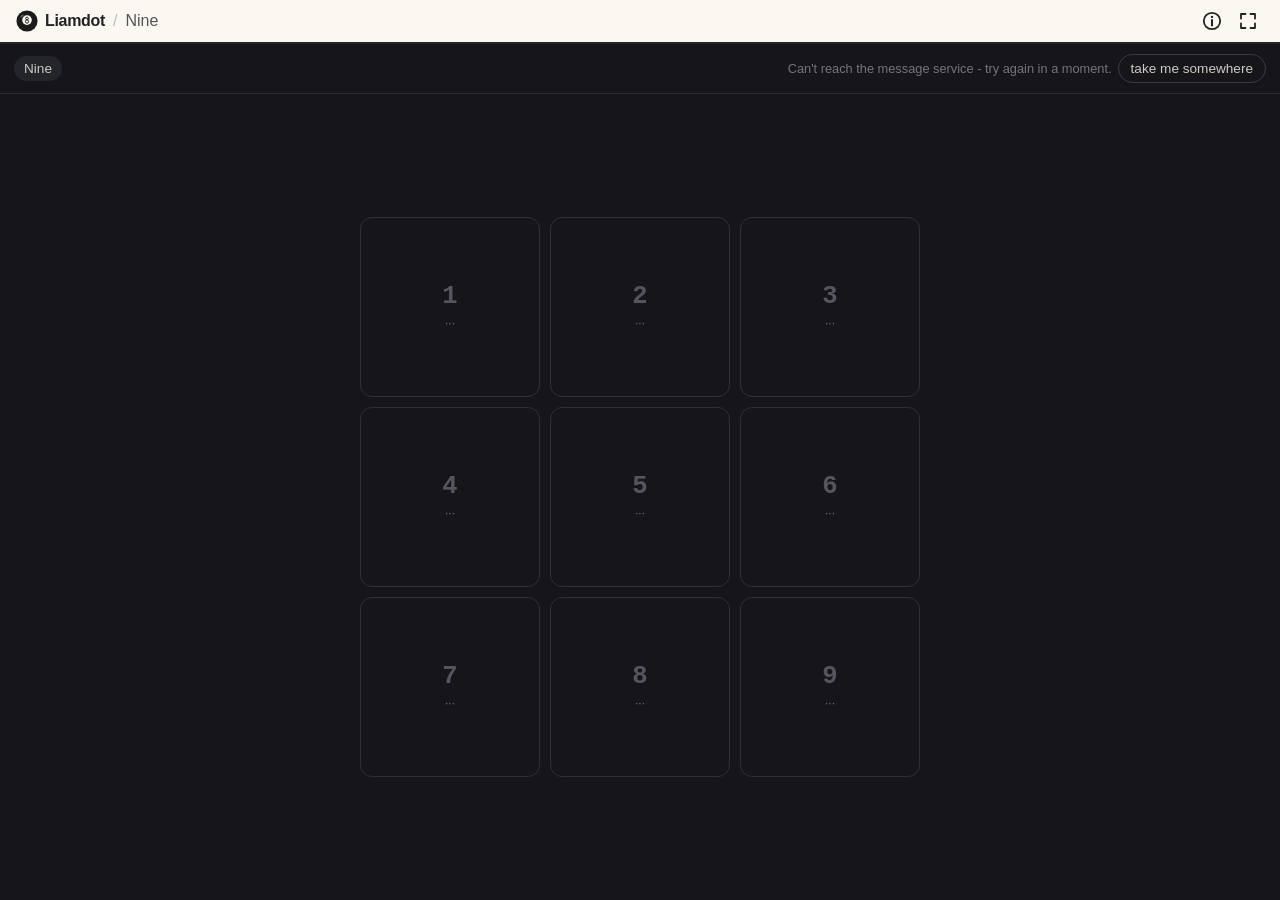
<file: projects/nine/index.html>
<!DOCTYPE html>
<html lang="en">
<head>
  <meta charset="utf-8">
  <meta name="viewport" content="width=device-width, initial-scale=1">
  <title>Nine - Liamdot</title>
  <link rel="icon" href="../../logo.svg" type="image/svg+xml">
  <link rel="stylesheet" href="../../style.css?v=80">
  <link rel="stylesheet" href="../../game.css?v=80">
  <link rel="stylesheet" href="style.css?v=80">
</head>
<body class="game-page">
  <nav class="topbar">
    <div class="crumbs">
      <a class="home" href="../../"><img class="logo" src="../../logo.svg" alt=""><span class="home-long">Liamdot</span></a>
      <span class="sep">/</span>
      <span class="title">Nine</span>
    </div>

    <div class="actions">
      <button id="info-btn" aria-expanded="false" aria-controls="info-panel" aria-label="Info" title="Info">
        <svg viewBox="0 0 20 20" width="20" height="20" aria-hidden="true">
          <circle cx="10" cy="10" r="8.2" fill="none" stroke="currentColor" stroke-width="1.8"/>
          <line x1="10" y1="9" x2="10" y2="14.5" stroke="currentColor" stroke-width="2" stroke-linecap="round"/>
          <circle cx="10" cy="5.9" r="1.2" fill="currentColor"/>
        </svg>
      </button>
      <button id="fullscreen-btn" aria-label="Fullscreen" title="Fullscreen">
        <svg viewBox="0 0 20 20" width="20" height="20" aria-hidden="true">
          <path d="M3 7.5V3h4.5M12.5 3H17v4.5M17 12.5V17h-4.5M7.5 17H3v-4.5" fill="none" stroke="currentColor" stroke-width="1.8" stroke-linecap="round" stroke-linejoin="round"/>
        </svg>
      </button>
    </div>

    <div class="info-panel" id="info-panel" hidden>
      <h2>Nine</h2>
      <p class="meta">made September 2026</p>
      <p>Nine squares. Pick one and it opens into nine more, four times over. At the bottom of every path is a spot for one short message.</p>

      <h3>How it works</h3>
      <ul>
        <li>There are 6,561 spots, and each one holds a single message</li>
        <li>Find an empty one and it's yours to write</li>
        <li>Brighter squares have more messages hidden below them</li>
        <li>Every spot has its own link, so you can send someone straight to it</li>
      </ul>
      <p class="tip" id="storage-note"></p>

      <h3>Updates</h3>
      <ul>
        <li><strong>v0.2</strong> &ndash; messages saved for everyone</li>
        <li><strong>v0.1</strong> &ndash; the grid</li>
      </ul>

      <a class="more" href="../../">more stuff &rarr;</a>
    </div>
  </nav>

  <main class="stage" id="stage">
    <header class="path-bar">
      <button class="crumb" data-depth="0">Nine</button>
      <span class="trail" id="trail"></span>
      <span class="spacer"></span>
      <span class="counter" id="counter"></span>
      <button class="pill" id="random-btn">take me somewhere</button>
    </header>

    <div class="stack" id="stack">
      <!-- one square: the grid, or the message at the end of a path.
           During a zoom it briefly holds both at once. -->
      <div class="scene" id="scene"></div>
    </div>
  </main>

  <script src="../../nav.js?v=80"></script>
  <script src="config.js?v=80"></script>
  <script src="store.js?v=80"></script>
  <script src="app.js?v=80"></script>
</body>
</html>
</file>
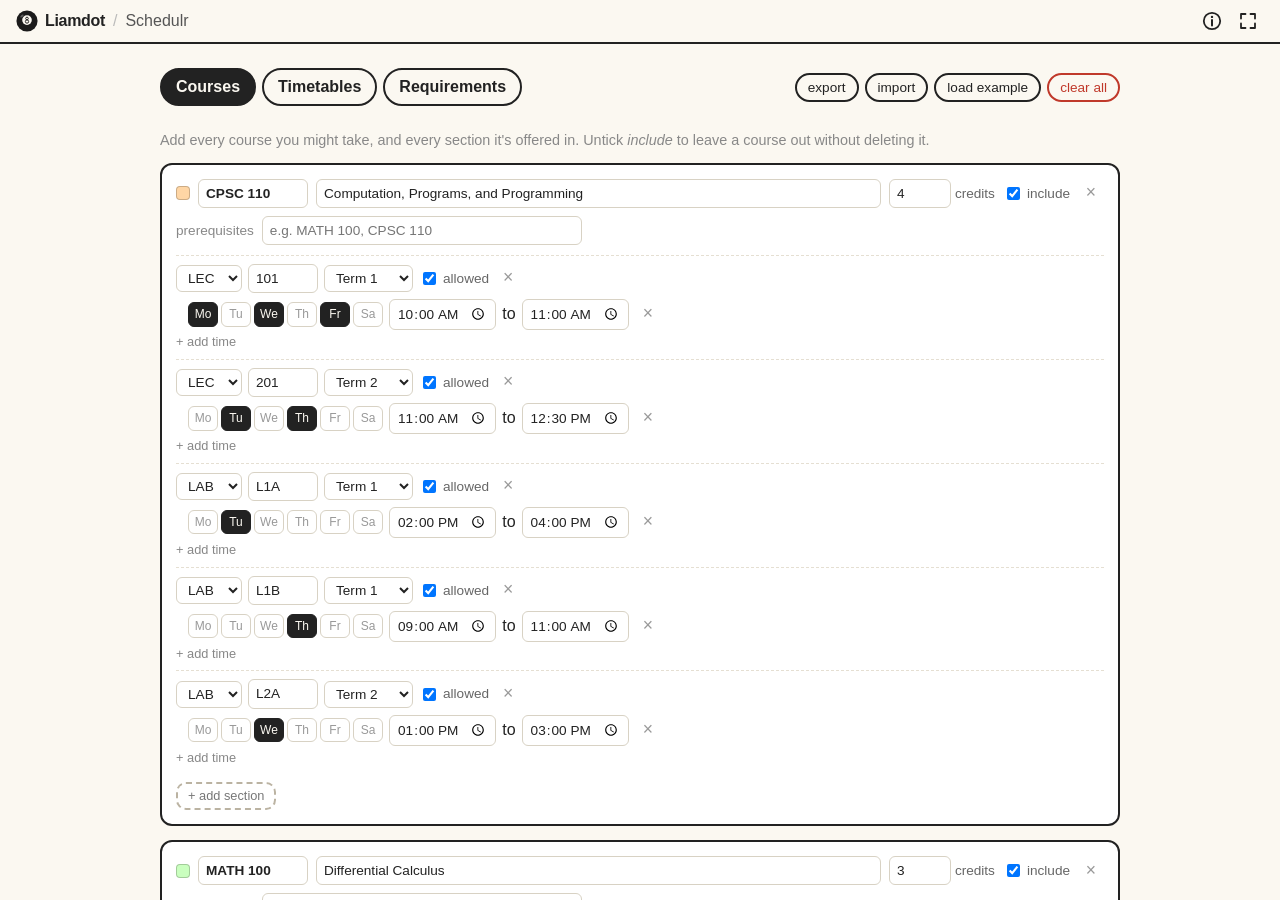
<file: projects/schedulr/index.html>
<!DOCTYPE html>
<html lang="en">
<head>
  <meta charset="utf-8">
  <meta name="viewport" content="width=device-width, initial-scale=1">
  <title>Schedulr - Liamdot</title>
  <link rel="icon" href="../../logo.svg" type="image/svg+xml">
  <link rel="stylesheet" href="../../style.css?v=80">
  <link rel="stylesheet" href="../../game.css?v=80">
  <link rel="stylesheet" href="style.css?v=80">
</head>
<body class="game-page">
  <nav class="topbar">
    <div class="crumbs">
      <a class="home" href="../../"><img class="logo" src="../../logo.svg" alt=""><span class="home-long">Liamdot</span></a>
      <span class="sep">/</span>
      <span class="title">Schedulr</span>
    </div>

    <div class="actions">
      <button id="info-btn" aria-expanded="false" aria-controls="info-panel" aria-label="Info" title="Info">
        <svg viewBox="0 0 20 20" width="20" height="20" aria-hidden="true">
          <circle cx="10" cy="10" r="8.2" fill="none" stroke="currentColor" stroke-width="1.8"/>
          <line x1="10" y1="9" x2="10" y2="14.5" stroke="currentColor" stroke-width="2" stroke-linecap="round"/>
          <circle cx="10" cy="5.9" r="1.2" fill="currentColor"/>
        </svg>
      </button>
      <button id="fullscreen-btn" aria-label="Fullscreen" title="Fullscreen">
        <svg viewBox="0 0 20 20" width="20" height="20" aria-hidden="true">
          <path d="M3 7.5V3h4.5M12.5 3H17v4.5M17 12.5V17h-4.5M7.5 17H3v-4.5" fill="none" stroke="currentColor" stroke-width="1.8" stroke-linecap="round" stroke-linejoin="round"/>
        </svg>
      </button>
    </div>

    <div class="info-panel" id="info-panel" hidden>
      <h2>Schedulr</h2>
      <p class="meta">made September 2026</p>
      <p>Plan a year of university courses without the spreadsheet.</p>

      <h3>How to use</h3>
      <ul>
        <li><strong>Courses:</strong> add each course and every section it's offered in (lectures, labs, tutorials)</li>
        <li><strong>Timetables:</strong> see every combination that doesn't clash</li>
        <li><strong>Requirements:</strong> check you're taking what you need</li>
      </ul>
      <p>Everything is saved in this browser. Use <em>export</em> to keep a backup.</p>

      <h3>Updates</h3>
      <ul>
        <li><strong>v0.2</strong> &ndash; bigger buttons and boxes on a phone</li>
        <li><strong>v0.1</strong> &ndash; first version</li>
      </ul>

      <a class="more" href="../../">more stuff &rarr;</a>
    </div>
  </nav>

  <main class="stage" id="stage">
    <div class="app">
      <header class="app-head">
        <div class="tabs">
          <button class="tab active" data-tab="courses">Courses</button>
          <button class="tab" data-tab="timetables">Timetables</button>
          <button class="tab" data-tab="requirements">Requirements</button>
        </div>
        <div class="file-actions">
          <button class="pill" id="export-btn">export</button>
          <label class="pill">import<input type="file" id="import-input" accept=".json,application/json" hidden></label>
          <button class="pill" id="example-btn">load example</button>
          <button class="pill danger" id="clear-btn">clear all</button>
        </div>
      </header>

      <!-- Courses -->
      <section class="panel" id="panel-courses">
        <p class="muted">Add every course you might take, and every section it's offered in. Untick <em>include</em> to leave a course out without deleting it.</p>
        <div id="course-list"></div>
        <button class="add-btn" id="add-course">+ add course</button>

        <h2 class="sub">Busy times</h2>
        <p class="muted">Work, practice, anything your classes can't overlap.</p>
        <div id="busy-list"></div>
        <button class="add-btn" id="add-busy">+ add busy time</button>
      </section>

      <!-- Timetables -->
      <section class="panel" id="panel-timetables" hidden>
        <div class="tt-controls">
          <label>sort by
            <select id="sort-select">
              <option value="gaps">fewest gaps</option>
              <option value="late">latest start</option>
              <option value="days">fewest days on campus</option>
              <option value="balance">most balanced terms</option>
            </select>
          </label>
          <label>no classes before <select id="earliest-select"></select></label>
          <label>no classes after <select id="latest-select"></select></label>
          <div class="tt-nav">
            <button class="pill" id="prev-btn" aria-label="Previous timetable">&larr;</button>
            <span id="tt-count"></span>
            <button class="pill" id="next-btn" aria-label="Next timetable">&rarr;</button>
          </div>
        </div>
        <div id="tt-messages"></div>
        <div id="tt-view"></div>
      </section>

      <!-- Requirements -->
      <section class="panel" id="panel-requirements" hidden>
        <h2 class="sub">Courses you've already taken</h2>
        <p class="muted">Separate them with commas, like <em>MATH 12, PHYS 12</em>. Used for requirements and prerequisites.</p>
        <textarea id="completed" rows="2" placeholder="MATH 12, PHYS 12"></textarea>

        <h2 class="sub">Requirements <span class="req-summary" id="req-summary"></span></h2>
        <p class="muted">Checked against the courses you've taken plus every course marked <em>include</em>.</p>
        <div id="req-list"></div>
        <div class="add-row">
          <button class="add-btn" data-add-req="course">+ required course</button>
          <button class="add-btn" data-add-req="choose">+ pick from a list</button>
          <button class="add-btn" data-add-req="credits">+ credit total</button>
        </div>

        <h2 class="sub">Prerequisites</h2>
        <div id="prereq-list"></div>
      </section>
    </div>
  </main>

  <script src="../../nav.js?v=80"></script>
  <script src="app.js?v=80"></script>
</body>
</html>
</file>
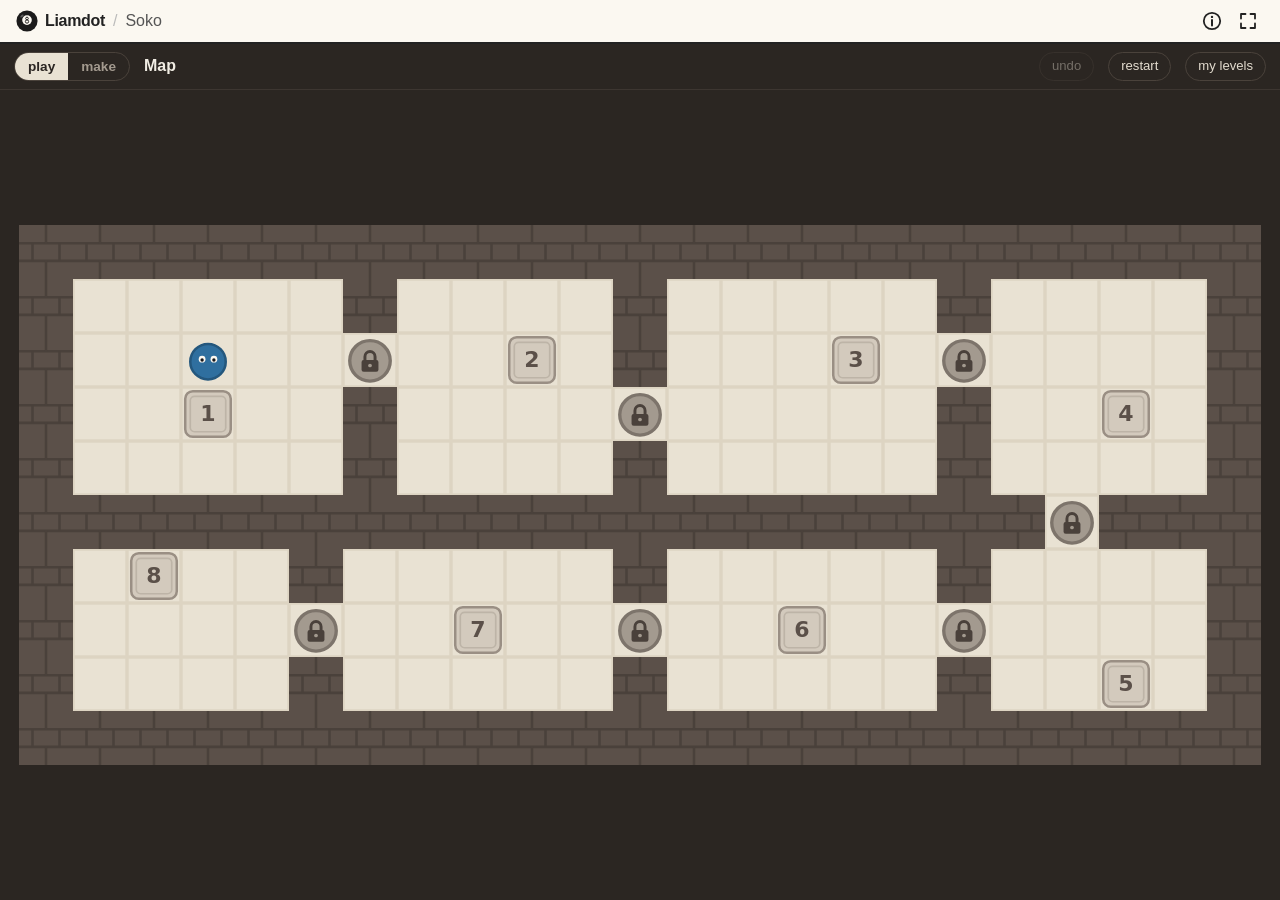
<file: projects/soko/index.html>
<!DOCTYPE html>
<html lang="en">
<head>
  <meta charset="utf-8">
  <meta name="viewport" content="width=device-width, initial-scale=1">
  <title>Soko - Liamdot</title>
  <link rel="icon" href="../../logo.svg" type="image/svg+xml">
  <link rel="stylesheet" href="../../style.css?v=23">
  <link rel="stylesheet" href="../../game.css?v=23">
  <link rel="stylesheet" href="style.css?v=23">
</head>
<body class="game-page">
  <nav class="topbar">
    <div class="crumbs">
      <a class="home" href="../../"><img class="logo" src="../../logo.svg" alt=""><span class="home-long">Liamdot</span></a>
      <span class="sep">/</span>
      <span class="title">Soko</span>
    </div>

    <div class="actions">
      <button id="info-btn" aria-expanded="false" aria-controls="info-panel" aria-label="Info" title="Info">
        <svg viewBox="0 0 20 20" width="20" height="20" aria-hidden="true">
          <circle cx="10" cy="10" r="8.2" fill="none" stroke="currentColor" stroke-width="1.8"/>
          <line x1="10" y1="9" x2="10" y2="14.5" stroke="currentColor" stroke-width="2" stroke-linecap="round"/>
          <circle cx="10" cy="5.9" r="1.2" fill="currentColor"/>
        </svg>
      </button>
      <button id="fullscreen-btn" aria-label="Fullscreen" title="Fullscreen">
        <svg viewBox="0 0 20 20" width="20" height="20" aria-hidden="true">
          <path d="M3 7.5V3h4.5M12.5 3H17v4.5M17 12.5V17h-4.5M7.5 17H3v-4.5" fill="none" stroke="currentColor" stroke-width="1.8" stroke-linecap="round" stroke-linejoin="round"/>
        </svg>
      </button>
    </div>

    <div class="info-panel" id="info-panel" hidden>
      <h2>Soko</h2>
      <p class="meta">made October 2026</p>
      <p>Fill every goal with a ball, then get every player to a finish. Balls can be pushed but not pulled. Push a ball into another ball and the far one rolls away until something stops it.</p>

      <h3>How to play</h3>
      <ul>
        <li>The levels are doors on a map. Walk onto one and press Enter, Space or E (or <strong>enter</strong>) to play it</li>
        <li>Solving a level frees the grey balls that block the way to the next door. Push them out of the way to get on</li>
        <li>Solving a level takes you back to the map, and <strong>map</strong> (Esc) leaves a level without solving it</li>
        <li>Move with the arrow keys or WASD, and hold a direction to keep moving</li>
        <li>Goals and holes are holes in the floor. A ball pushed or rolled into one drops in and fills it, and then it's floor you can walk on. Until then you can't step in</li>
        <li>Goals, with the red rim, are the ones that have to be filled. Plain holes are just in the way, and filling one costs a ball</li>
        <li>Pushing a ball into another works like a Newton's cradle: the ball you push stays put, and the last ball in the row rolls until it hits something or drops into a hole</li>
        <li>On a phone, swipe the board or use the buttons below it</li>
        <li>When a level has several players, they all move together. A player that's blocked stays where it is</li>
        <li>The finishes are lowered grey flags until every goal is filled, then they go up and turn green. The level is won when every player is standing on a green flag</li>
        <li>Some levels have more balls than goals, so not every ball has to be used</li>
        <li>A ball can go anywhere a player can, finishes and doors included. A ball on a finish or a door has to be moved off before it can be used</li>
        <li>The edge of a level is solid, like a wall</li>
        <li><strong>undo</strong> (Z) takes back a move, and <strong>restart</strong> (R) starts the level again. On the map, restart puts every ball back where it started, in case one ends up in the way</li>
        <li><strong>my levels</strong> lists the levels you've made or saved</li>
      </ul>

      <h3>Making levels</h3>
      <ul>
        <li><strong>make</strong> opens the editor. Paint walls, floor, goals, balls, players and finishes; right-click paints floor</li>
        <li>A level needs at least one finish for each player. Balls and goals are optional: with no goals, the finishes are open from the start</li>
        <li><strong>check</strong> works out whether the puzzle can be solved</li>
        <li><strong>test</strong> plays it, and <strong>save to my levels</strong> keeps it in this browser</li>
        <li><strong>share</strong> makes a link that anyone can use to play it</li>
        <li>Levels use the standard Sokoban text format, so levels from elsewhere can be pasted in</li>
        <li>Clearing your save resets your progress and the map, but keeps your saved levels</li>
      </ul>

      <h3>Updates</h3>
      <ul>
        <li><strong>v0.9</strong> &ndash; goals are holes that balls drop into, there are plain holes in the way, and three new levels in place of Hallway, Zigzag and Courtyard</li>
        <li><strong>v0.8</strong> &ndash; the boxes are balls now, and pushing one into another sends the far one rolling</li>
        <li><strong>v0.7</strong> &ndash; balls can be pushed onto finishes and doors, and levels don't need balls or goals</li>
        <li><strong>v0.6</strong> &ndash; a map to walk round instead of a level list, with balls each level frees to open the way to the next</li>
        <li><strong>v0.5</strong> &ndash; finishes: a ball on every goal opens them, then every player has to reach one. Levels can have spare balls</li>
        <li><strong>v0.4</strong> &ndash; moves stop once a level is solved, and clearer messages</li>
        <li><strong>v0.3</strong> &ndash; hold a direction to keep moving</li>
        <li><strong>v0.2</strong> &ndash; several players moving together, a solid edge, no move counter, and instant undo</li>
        <li><strong>v0.1</strong> &ndash; eight levels, an editor, and levels shared by link</li>
      </ul>

      <p class="wipe-line">
        <button type="button" class="wipe" id="reset-btn">clear my save</button>
      </p>

      <a class="more" href="../../">more stuff &rarr;</a>
    </div>
  </nav>

  <main class="stage" id="stage">
    <header class="bar">
      <div class="modes" role="tablist">
        <button class="mode on" data-mode="play" role="tab">play</button>
        <button class="mode" data-mode="make" role="tab">make</button>
      </div>
      <span class="level-name" id="level-name"></span>
      <button class="pill strong" id="enter-btn" title="Enter (Enter, Space or E)" hidden>enter</button>
      <span class="spacer"></span>
      <button class="pill play-only" id="map-btn" title="Back to the map (Esc)">map</button>
      <button class="pill play-only" id="undo-btn" title="Undo (Z)">undo</button>
      <button class="pill play-only" id="restart-btn" title="Restart (R)">restart</button>
      <button class="pill play-only" id="levels-btn">my levels</button>
      <button class="pill strong" id="back-btn" hidden>back to editor</button>
    </header>

    <div class="work">
      <div class="board-wrap" id="board-wrap">
        <canvas class="board" id="board"></canvas>
        <section class="card solved" id="solved" hidden></section>
        <section class="card levels" id="levels" hidden></section>
        <section class="card share" id="share" hidden></section>
        <p class="flash" id="flash" hidden></p>
      </div>

      <!-- The editor's controls. Hidden unless you're in "make". -->
      <aside class="editor" id="editor" hidden>
        <div class="tools" id="tools">
          <button class="tool on" data-tool="#" title="Wall (1)"><span class="swatch-wall"></span>wall</button>
          <button class="tool" data-tool=" " title="Floor (2)"><span class="swatch-floor"></span>floor</button>
          <button class="tool" data-tool="." title="Goal: a hole that has to be filled (3)"><span class="swatch-goal"></span>goal</button>
          <button class="tool" data-tool="^" title="Hole: only in the way (4)"><span class="swatch-hole"></span>hole</button>
          <button class="tool" data-tool="$" title="Ball (5)"><span class="swatch-ball"></span>ball</button>
          <button class="tool" data-tool="@" title="Player (6)"><span class="swatch-player"></span>player</button>
          <button class="tool" data-tool="!" title="Finish (7)"><span class="swatch-finish"></span>finish</button>
        </div>

        <label class="field">name
          <input id="draft-name" maxlength="40" autocomplete="off" spellcheck="false">
        </label>
        <div class="size">
          <label class="field">wide <input id="draft-w" type="number" min="3" max="30"></label>
          <label class="field">tall <input id="draft-h" type="number" min="3" max="30"></label>
        </div>

        <div class="problems" id="problems"></div>

        <div class="editor-buttons">
          <button class="pill strong" id="test-btn">test</button>
          <button class="pill" id="check-btn">check</button>
          <button class="pill" id="keep-btn" title="Saves it to My levels, in this browser">save to my levels</button>
          <button class="pill" id="share-btn">share</button>
        </div>
        <div class="editor-buttons">
          <button class="pill" id="copy-text-btn">copy as text</button>
          <button class="pill" id="paste-btn">paste a level</button>
          <button class="pill" id="new-btn">start again</button>
        </div>
        <textarea class="paste-box" id="paste-box" hidden rows="8"
          placeholder="Paste a level as text, or a share link, then press paste a level again."></textarea>
      </aside>
    </div>

    <!-- For phones. Swiping the board works as well. -->
    <div class="dpad" id="dpad" aria-label="Move">
      <button data-dir="up" aria-label="Up">&#9650;</button>
      <button data-dir="left" aria-label="Left">&#9664;</button>
      <button data-dir="down" aria-label="Down">&#9660;</button>
      <button data-dir="right" aria-label="Right">&#9654;</button>
    </div>
  </main>

  <script src="../../nav.js?v=23"></script>
  <script src="soko.js?v=23"></script>
  <script src="assets.js?v=23"></script>
  <script src="levels.js?v=23"></script>
  <script src="app.js?v=23"></script>
</body>
</html>
</file>
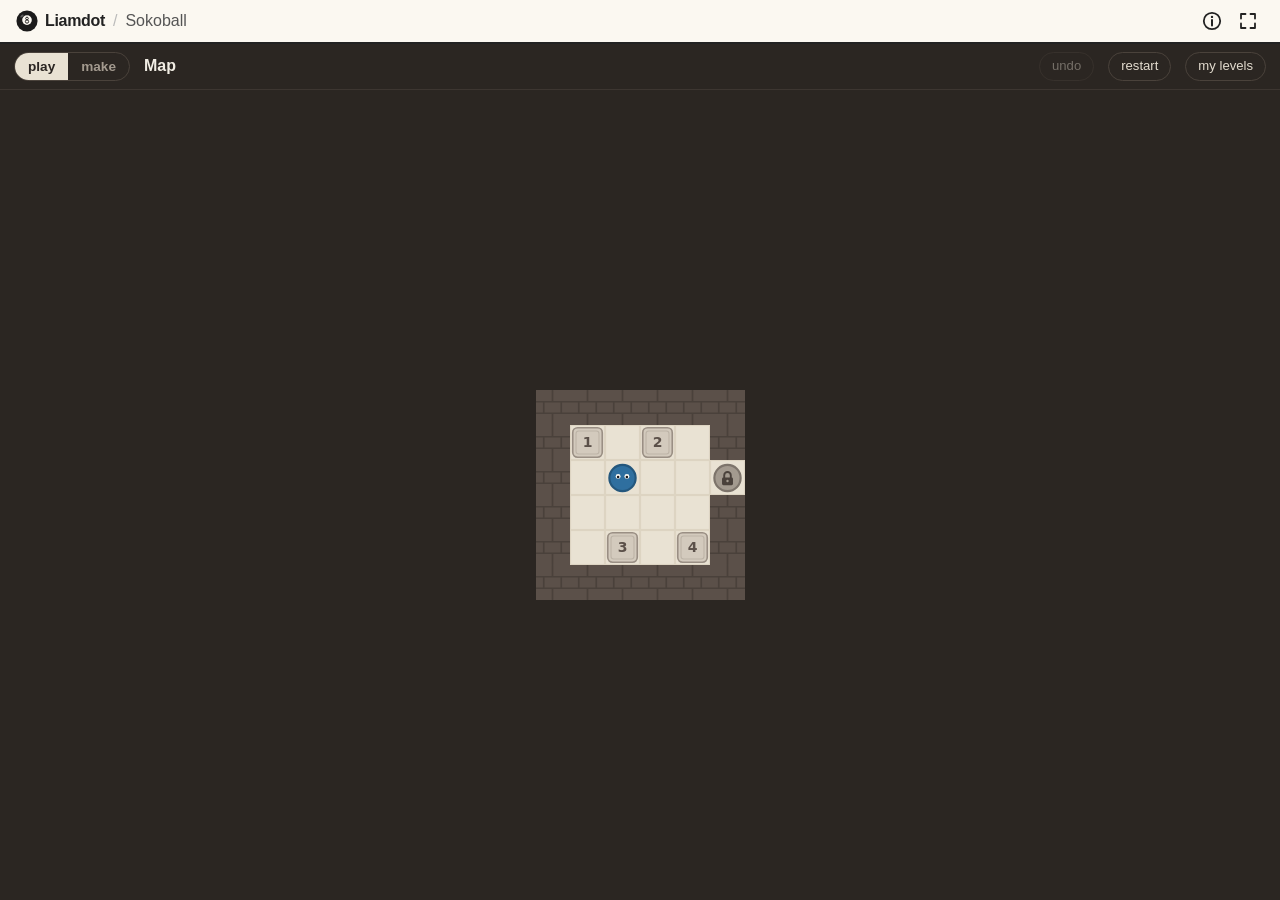
<file: projects/sokoball/index.html>
<!DOCTYPE html>
<html lang="en">
<head>
  <meta charset="utf-8">
  <meta name="viewport" content="width=device-width, initial-scale=1">
  <title>Sokoball - Liamdot</title>
  <link rel="icon" href="../../logo.svg" type="image/svg+xml">
  <link rel="stylesheet" href="../../style.css?v=80">
  <link rel="stylesheet" href="../../game.css?v=80">
  <link rel="stylesheet" href="style.css?v=80">
</head>
<body class="game-page">
  <nav class="topbar">
    <div class="crumbs">
      <a class="home" href="../../"><img class="logo" src="../../logo.svg" alt=""><span class="home-long">Liamdot</span></a>
      <span class="sep">/</span>
      <span class="title">Sokoball</span>
    </div>

    <div class="actions">
      <button id="info-btn" aria-expanded="false" aria-controls="info-panel" aria-label="Info" title="Info">
        <svg viewBox="0 0 20 20" width="20" height="20" aria-hidden="true">
          <circle cx="10" cy="10" r="8.2" fill="none" stroke="currentColor" stroke-width="1.8"/>
          <line x1="10" y1="9" x2="10" y2="14.5" stroke="currentColor" stroke-width="2" stroke-linecap="round"/>
          <circle cx="10" cy="5.9" r="1.2" fill="currentColor"/>
        </svg>
      </button>
      <button id="fullscreen-btn" aria-label="Fullscreen" title="Fullscreen">
        <svg viewBox="0 0 20 20" width="20" height="20" aria-hidden="true">
          <path d="M3 7.5V3h4.5M12.5 3H17v4.5M17 12.5V17h-4.5M7.5 17H3v-4.5" fill="none" stroke="currentColor" stroke-width="1.8" stroke-linecap="round" stroke-linejoin="round"/>
        </svg>
      </button>
    </div>

    <div class="info-panel" id="info-panel" hidden>
      <h2>Sokoball</h2>
      <p class="meta">made October 2026</p>
      <p>Fill every goal, then get a player to a finish. Balls can be pushed but not pulled. Push a ball into another ball and the far one rolls away until something stops it.</p>

      <h3>Controls</h3>
      <ul>
        <li>Move with the arrow keys or WASD, and hold a direction to keep moving. On a phone, swipe the board or use the buttons below it</li>
        <li>On the map, stand on a door and press Enter, Space or E (or <strong>enter</strong>) to play its level</li>
        <li><strong>map</strong> (Esc) leaves a level without solving it</li>
        <li><strong>undo</strong> (Z) takes back a move, and <strong>restart</strong> (R) starts again</li>
      </ul>

      <h3>Making levels</h3>
      <ul>
        <li><strong>make</strong> opens the editor. Paint walls, floor, goals, balls, players and finishes; right-click paints floor</li>
        <li>A level needs a finish a player can reach. Balls and goals are optional: with no goals, the finishes are open from the start</li>
        <li><strong>check</strong> works out whether the puzzle can be solved, and <strong>show solution</strong> then plays the shortest way</li>
        <li>The + and &minus; on each side of the level grow and shrink it</li>
        <li><strong>test</strong> plays it, and <strong>save to my levels</strong> keeps it in this browser</li>
        <li><strong>share</strong> makes a link that anyone can use to play it</li>
        <li>Levels use the standard Sokoban text format, so levels from elsewhere can be pasted in</li>
        <li>Clearing your save resets your progress and the map, but keeps your saved levels</li>
      </ul>

      <h3>Updates</h3>
      <ul>
        <li><strong>v0.18</strong> &ndash; red and green plates and gates, each colour on its own</li>
        <li><strong>v0.17</strong> &ndash; cracked floor, and plates that open gates, in the editor</li>
        <li><strong>v0.16</strong> &ndash; the basics share the first room and the harder ones the second, with four new grate levels past the puzzle on the map. A room's way out opens once every level in it is solved</li>
        <li><strong>v0.15</strong> &ndash; a new map, with fog over the rooms you haven't been to yet, and a view that follows you from room to room</li>
        <li><strong>v0.14</strong> &ndash; grates: roll across them or fall through</li>
        <li><strong>v0.13</strong> &ndash; only one player has to reach a finish, and a player stuck in a goal fills it</li>
        <li><strong>v0.12</strong> &ndash; pushing a ball that's touching a stuck player knocks them out</li>
        <li><strong>v0.11</strong> &ndash; players can fall into holes and be bumped out, and the player is the size of a ball</li>
        <li><strong>v0.10</strong> &ndash; Soko is called Sokoball now</li>
        <li><strong>v0.9</strong> &ndash; goals are holes that balls drop into, there are plain holes in the way, and three new levels in place of Hallway, Zigzag and Courtyard</li>
        <li><strong>v0.8</strong> &ndash; the boxes are balls now, and pushing one into another sends the far one rolling</li>
        <li><strong>v0.7</strong> &ndash; balls can be pushed onto finishes and doors, and levels don't need balls or goals</li>
        <li><strong>v0.6</strong> &ndash; a map to walk round instead of a level list, with balls each level frees to open the way to the next</li>
        <li><strong>v0.5</strong> &ndash; finishes: a ball on every goal opens them, then every player has to reach one. Levels can have spare balls</li>
        <li><strong>v0.4</strong> &ndash; moves stop once a level is solved, and clearer messages</li>
        <li><strong>v0.3</strong> &ndash; hold a direction to keep moving</li>
        <li><strong>v0.2</strong> &ndash; several players moving together, a solid edge, no move counter, and instant undo</li>
        <li><strong>v0.1</strong> &ndash; eight levels, an editor, and levels shared by link</li>
      </ul>

      <p class="wipe-line">
        <button type="button" class="wipe" id="reset-btn">clear my save</button>
      </p>

      <a class="more" href="../../">more stuff &rarr;</a>
    </div>
  </nav>

  <main class="stage" id="stage">
    <header class="bar">
      <div class="modes" role="tablist">
        <button class="mode on" data-mode="play" role="tab">play</button>
        <button class="mode" data-mode="make" role="tab">make</button>
      </div>
      <span class="level-name" id="level-name"></span>
      <button class="pill strong" id="enter-btn" title="Enter (Enter, Space or E)" hidden>enter</button>
      <span class="spacer"></span>
      <button class="pill play-only" id="map-btn" title="Back to the map (Esc)">map</button>
      <button class="pill play-only" id="undo-btn" title="Undo (Z)">undo</button>
      <button class="pill play-only" id="restart-btn" title="Restart (R)">restart</button>
      <button class="pill play-only" id="levels-btn">my levels</button>
      <button class="pill strong" id="back-btn" hidden>back to editor</button>
    </header>

    <div class="work">
      <div class="board-wrap" id="board-wrap">
        <canvas class="board" id="board"></canvas>
        <!-- in the editor: grow or shrink the level on each side -->
        <div class="grow" id="grow" hidden>
          <div class="grow-side" data-side="top"><button data-change="1" aria-label="Add a row at the top">+</button><button data-change="-1" aria-label="Take away the top row">&minus;</button></div>
          <div class="grow-side" data-side="bottom"><button data-change="1" aria-label="Add a row at the bottom">+</button><button data-change="-1" aria-label="Take away the bottom row">&minus;</button></div>
          <div class="grow-side down" data-side="left"><button data-change="1" aria-label="Add a column on the left">+</button><button data-change="-1" aria-label="Take away the left column">&minus;</button></div>
          <div class="grow-side down" data-side="right"><button data-change="1" aria-label="Add a column on the right">+</button><button data-change="-1" aria-label="Take away the right column">&minus;</button></div>
        </div>
        <section class="card solved" id="solved" hidden></section>
        <section class="card levels" id="levels" hidden></section>
        <section class="card share" id="share" hidden></section>
        <p class="flash" id="flash" hidden></p>
        <div class="stuck" id="stuck" hidden>
          <button class="pill strong" data-go="undo">undo</button>
          <button class="pill" data-go="restart">restart</button>
        </div>
      </div>

      <!-- The editor's controls. Hidden unless you're in "make". -->
      <aside class="editor" id="editor" hidden>
        <div class="tools" id="tools">
          <button class="tool on" data-tool="#" title="Wall (1)"><span class="swatch-wall"></span>wall</button>
          <button class="tool" data-tool=" " title="Floor (2)"><span class="swatch-floor"></span>floor</button>
          <button class="tool" data-tool="." title="Goal: a hole that has to be filled (3)"><span class="swatch-goal"></span>goal</button>
          <button class="tool" data-tool="^" title="Hole: only in the way (4)"><span class="swatch-hole"></span>hole</button>
          <button class="tool" data-tool="=" title="Grate: roll across it or fall through (5)"><span class="swatch-grate"></span>grate</button>
          <button class="tool" data-tool="~" title="Cracked floor: gives way once something leaves it (6)"><span class="swatch-cracked"></span>cracked</button>
          <button class="tool" data-tool="o" data-colours="plate" data-colour="blue" title="Plate: gates of its colour open while every plate of that colour is weighed down. Click again (or 7) to change colour"><span class="swatch-plate"></span><span class="tool-name">plate</span></button>
          <button class="tool" data-tool="x" data-colours="gate" data-colour="blue" title="Gate: shut until every plate of its colour is weighed down. Click again (or 8) to change colour"><span class="swatch-gate"></span><span class="tool-name">gate</span></button>
          <button class="tool" data-tool="$" title="Ball (9)"><span class="swatch-ball"></span>ball</button>
          <button class="tool" data-tool="@" title="Player (0)"><span class="swatch-player"></span>player</button>
          <button class="tool" data-tool="!" title="Finish (-)"><span class="swatch-finish"></span>finish</button>
        </div>

        <label class="field">name
          <input id="draft-name" maxlength="40" autocomplete="off" spellcheck="false">
        </label>
        <p class="size-note">size <span id="draft-size"></span> &ndash; the + and &minus; round the level grow and shrink it</p>

        <div class="problems" id="problems"></div>

        <div class="editor-buttons">
          <button class="pill strong" id="test-btn">test</button>
          <button class="pill" id="check-btn">check</button>
          <button class="pill" id="solution-btn" hidden>show solution</button>
          <button class="pill" id="keep-btn" title="Saves it to My levels, in this browser">save to my levels</button>
          <button class="pill" id="share-btn">share</button>
        </div>
        <div class="editor-buttons">
          <button class="pill" id="copy-text-btn">copy as text</button>
          <button class="pill" id="paste-btn">paste a level</button>
          <button class="pill" id="new-btn">start again</button>
        </div>
        <textarea class="paste-box" id="paste-box" hidden rows="8"
          placeholder="Paste a level as text, or a share link, then press paste a level again."></textarea>
      </aside>
    </div>

    <!-- For phones. Swiping the board works as well. -->
    <div class="dpad" id="dpad" aria-label="Move">
      <button data-dir="up" aria-label="Up">&#9650;</button>
      <button data-dir="left" aria-label="Left">&#9664;</button>
      <button data-dir="down" aria-label="Down">&#9660;</button>
      <button data-dir="right" aria-label="Right">&#9654;</button>
    </div>
  </main>

  <script src="../../nav.js?v=80"></script>
  <script src="sokoball.js?v=80"></script>
  <script src="assets.js?v=80"></script>
  <script src="levels.js?v=80"></script>
  <script src="app.js?v=80"></script>
  <script src="dev.js?v=80"></script>
</body>
</html>
</file>
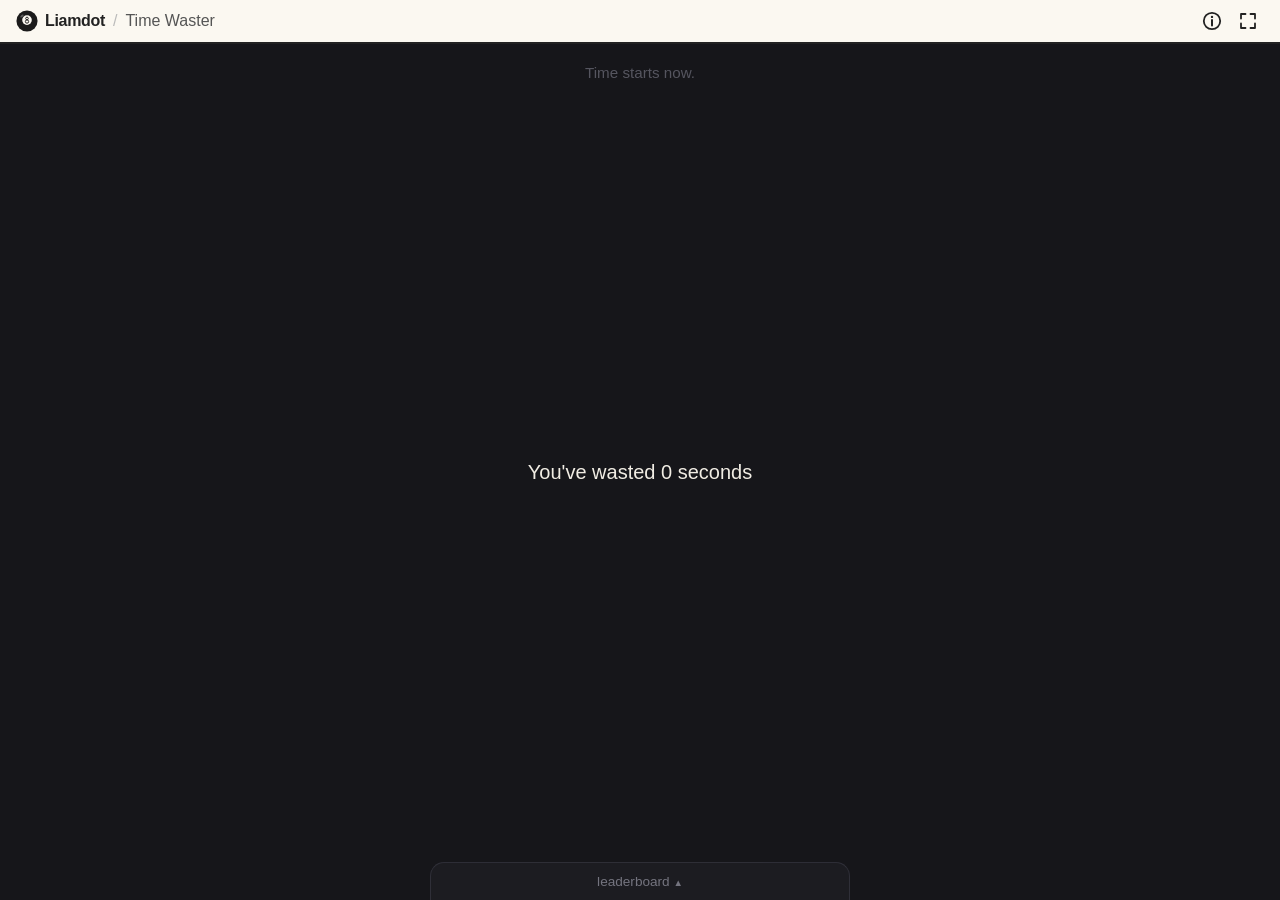
<file: projects/time-waster/index.html>
<!DOCTYPE html>
<html lang="en">
<head>
  <meta charset="utf-8">
  <meta name="viewport" content="width=device-width, initial-scale=1">
  <title>Time Waster - Liamdot</title>
  <link rel="icon" href="../../logo.svg" type="image/svg+xml">
  <link rel="stylesheet" href="../../style.css?v=80">
  <link rel="stylesheet" href="../../game.css?v=80">
  <link rel="stylesheet" href="style.css?v=80">
</head>
<body class="game-page">
  <nav class="topbar">
    <div class="crumbs">
      <a class="home" href="../../"><img class="logo" src="../../logo.svg" alt=""><span class="home-long">Liamdot</span></a>
      <span class="sep">/</span>
      <span class="title">Time Waster</span>
    </div>

    <div class="actions">
      <button id="info-btn" aria-expanded="false" aria-controls="info-panel" aria-label="Info" title="Info">
        <svg viewBox="0 0 20 20" width="20" height="20" aria-hidden="true">
          <circle cx="10" cy="10" r="8.2" fill="none" stroke="currentColor" stroke-width="1.8"/>
          <line x1="10" y1="9" x2="10" y2="14.5" stroke="currentColor" stroke-width="2" stroke-linecap="round"/>
          <circle cx="10" cy="5.9" r="1.2" fill="currentColor"/>
        </svg>
      </button>
      <button id="fullscreen-btn" aria-label="Fullscreen" title="Fullscreen">
        <svg viewBox="0 0 20 20" width="20" height="20" aria-hidden="true">
          <path d="M3 7.5V3h4.5M12.5 3H17v4.5M17 12.5V17h-4.5M7.5 17H3v-4.5" fill="none" stroke="currentColor" stroke-width="1.8" stroke-linecap="round" stroke-linejoin="round"/>
        </svg>
      </button>
    </div>

    <div class="info-panel" id="info-panel" hidden>
      <h2>Time Waster</h2>
      <p class="meta">made September 2026</p>
      <p>It counts how long you've had this open, and tells you what you could have done instead. That's the whole game.</p>

      <h3>How it works</h3>
      <ul>
        <li>It counts for as long as the page is open, tab in front or not</li>
        <li>Your total is kept between visits</li>
        <li>Put a name in to appear on the leaderboard</li>
        <li>The server only believes time that could really have passed, so there's no point cheating</li>
      </ul>

      <h3>Updates</h3>
      <ul>
        <li><strong>v1.1</strong> &ndash; counts in the background, and says who else is here</li>
        <li><strong>v1.0</strong> &ndash; the clock and the leaderboard</li>
      </ul>

      <a class="more" href="../../">more stuff &rarr;</a>
    </div>
  </nav>

  <main class="stage" id="stage">
    <!-- the running commentary, quiet and out of the way at the top -->
    <p class="ticker" id="instead"></p>

    <p class="time" id="big"></p>
    <p class="here" id="here"></p>

    <!-- the leaderboard, tucked away until you pull it up -->
    <section class="drawer" id="drawer">
      <button class="handle" id="handle" aria-expanded="false" aria-controls="drawer-body">
        leaderboard <span class="arrow" aria-hidden="true">&#9650;</span>
      </button>
      <div class="drawer-body" id="drawer-body">
        <ol class="board" id="board"></ol>
        <p class="mine" id="mine"></p>
        <div class="join-row">
          <input id="name" maxlength="20" placeholder="your name">
          <button class="join" id="join">put me on the board</button>
        </div>
        <p class="board-note" id="board-note"></p>
      </div>
    </section>
  </main>

  <script src="../../nav.js?v=80"></script>
  <script src="config.js?v=80"></script>
  <script src="game.js?v=80"></script>
</body>
</html>
</file>
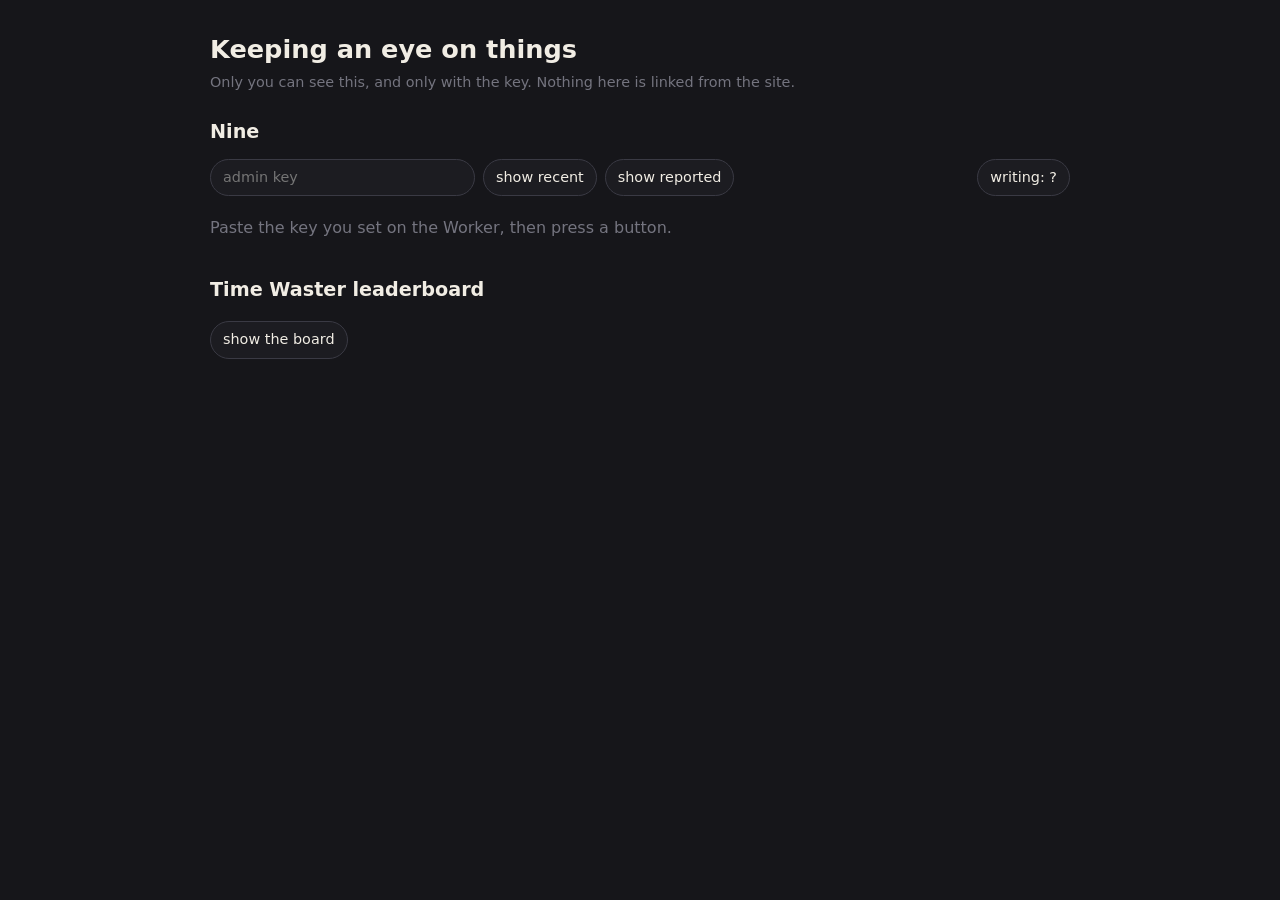
<file: projects/nine/admin.html>
<!DOCTYPE html>
<html lang="en">
<head>
  <meta charset="utf-8">
  <meta name="viewport" content="width=device-width, initial-scale=1">
  <meta name="robots" content="noindex">
  <title>Keeping an eye on things</title>
  <link rel="icon" href="../../logo.svg" type="image/svg+xml">
  <style>
    :root { color-scheme: dark; }
    body {
      margin: 0; padding: 30px 20px; background: #16161a; color: #f1ede4;
      font: 16px/1.5 ui-sans-serif, system-ui, -apple-system, "Segoe UI", sans-serif;
    }
    main { max-width: 860px; margin: 0 auto; }
    h1 { margin: 0 0 4px; font-size: 1.6rem; }
    .sub { margin: 0 0 24px; color: #74747f; font-size: 0.9rem; }
    .bar { display: flex; flex-wrap: wrap; gap: 8px; align-items: center; margin-bottom: 20px; }
    input, button {
      padding: 7px 12px; border: 1.5px solid #3a3a44; border-radius: 20px;
      background: #1c1c21; color: #f1ede4; font: inherit; font-size: 0.9rem;
    }
    button { cursor: pointer; }
    button:hover { border-color: #7ee08a; color: #7ee08a; }
    button.danger:hover { border-color: #ff8d82; color: #ff8d82; }
    button:disabled { opacity: 0.4; cursor: default; }
    .msg {
      display: flex; gap: 14px; align-items: flex-start;
      padding: 12px 0; border-top: 1px solid #2c2c33;
    }
    .msg .where { width: 90px; flex: none; color: #74747f; font: 0.85rem Menlo, Consolas, monospace; }
    .msg .what { flex: 1; min-width: 0; white-space: pre-wrap; overflow-wrap: anywhere; }
    .msg .who { color: #74747f; font-size: 0.85rem; }
    .tag { margin-left: 8px; padding: 1px 8px; border-radius: 20px; font-size: 0.75rem; }
    .tag.reported { background: #4a2f2c; color: #ff8d82; }
    .tag.hidden { background: #2c2c33; color: #9a96a5; }
    .note { color: #74747f; }
  </style>
</head>
<body>
<main>
  <h1>Keeping an eye on things</h1>
  <p class="sub">Only you can see this, and only with the key. Nothing here is linked from the site.</p>

  <h2 style="margin:0 0 12px; font-size:1.2rem">Nine</h2>
  <div class="bar">
    <input id="key" type="password" placeholder="admin key" size="28">
    <button id="load">show recent</button>
    <button id="reported">show reported</button>
    <span style="flex:1"></span>
    <button id="writing">writing: ?</button>
  </div>

  <p class="note" id="status">Paste the key you set on the Worker, then press a button.</p>
  <div id="list"></div>

  <h2 style="margin-top:36px; font-size:1.2rem">Time Waster leaderboard</h2>
  <div class="bar">
    <button id="wasters">show the board</button>
  </div>
  <div id="board"></div>
</main>

<script src="config.js"></script>
<script>
  const API = String(window.NINE_API || "").replace(/\/+$/, "");
  const keyBox = document.getElementById("key");
  const status = document.getElementById("status");
  const list = document.getElementById("list");

  // Kept for this tab only, so it isn't left lying around.
  keyBox.value = sessionStorage.getItem("nine-admin") || "";

  async function ask(route, body) {
    sessionStorage.setItem("nine-admin", keyBox.value);
    const response = await fetch(API + route, {
      method: body ? "POST" : "GET",
      headers: { "Content-Type": "application/json", "X-Admin-Key": keyBox.value },
      body: body ? JSON.stringify(body) : undefined,
    });
    const data = await response.json().catch(() => ({}));
    if (!response.ok) throw new Error(data.error || response.status);
    return data;
  }

  function draw(messages) {
    list.replaceChildren(...messages.map((m) => {
      const row = document.createElement("div");
      row.className = "msg";
      row.innerHTML = `
        <div class="where"><a href="./#${m.path}" target="_blank">${m.path}</a></div>
        <div class="what"></div>
        <div><button class="danger" data-act="delete">delete</button>
             ${m.hidden ? '<button data-act="show">put back</button>' : ""}</div>`;
      const what = row.querySelector(".what");
      what.textContent = m.text;
      const by = document.createElement("div");
      by.className = "who";
      by.textContent = `${m.name || "anonymous"} · ${new Date(m.at).toLocaleString()}`;
      if (m.reports) by.innerHTML += `<span class="tag reported">${m.reports} report${m.reports === 1 ? "" : "s"}</span>`;
      if (m.hidden) by.innerHTML += '<span class="tag hidden">hidden</span>';
      what.after(by);
      row.querySelectorAll("button").forEach((button) => {
        button.addEventListener("click", async () => {
          if (button.dataset.act === "delete" && !confirm(`Delete the message at ${m.path}?`)) return;
          button.disabled = true;
          try {
            await ask(`/admin/${button.dataset.act}`, { path: m.path });
            row.remove();
          } catch (e) {
            status.textContent = `Didn't work: ${e.message}`;
            button.disabled = false;
          }
        });
      });
      return row;
    }));
  }

  async function load(show) {
    status.textContent = "looking…";
    try {
      const data = await ask(`/admin/list${show === "reported" ? "?show=reported" : ""}`);
      draw(data.messages);
      status.textContent = data.messages.length
        ? `${data.messages.length} message${data.messages.length === 1 ? "" : "s"}`
        : "Nothing here.";
    } catch (e) {
      list.replaceChildren();
      status.textContent = `Didn't work: ${e.message}`;
    }
  }

  document.getElementById("load").addEventListener("click", () => load("recent"));
  document.getElementById("reported").addEventListener("click", () => load("reported"));

  // The kill switch: stops all new writing, leaving everything readable.
  const writingButton = document.getElementById("writing");
  async function showWriting() {
    const data = await fetch(`${API}/tree?path=`).then((r) => r.json());
    writingButton.textContent = `writing: ${data.writing === "off" ? "off" : "on"}`;
    writingButton.dataset.now = data.writing === "off" ? "off" : "on";
  }
  writingButton.addEventListener("click", async () => {
    const next = writingButton.dataset.now === "off" ? "on" : "off";
    if (!confirm(`Turn writing ${next}?`)) return;
    try {
      await ask("/admin/writing", { writing: next });
      await showWriting();
    } catch (e) {
      status.textContent = `Didn't work: ${e.message}`;
    }
  });

  // ---- Time Waster's leaderboard, in case someone picks a silly name ----
  const boardEl = document.getElementById("board");

  document.getElementById("wasters").addEventListener("click", async () => {
    status.textContent = "looking…";
    try {
      const data = await ask("/admin/wasters");
      boardEl.replaceChildren(...data.wasters.map((w) => {
        const row = document.createElement("div");
        row.className = "msg";
        row.innerHTML = '<div class="where"></div><div class="what"></div>'
          + '<div><button class="danger">remove</button></div>';
        row.querySelector(".where").textContent = `${Math.round(w.seconds / 60)} min`;
        row.querySelector(".what").textContent = w.name;
        row.querySelector("button").addEventListener("click", async () => {
          if (!confirm(`Remove ${w.name} from the leaderboard?`)) return;
          try {
            await ask("/admin/unwaste", { id: w.id });
            row.remove();
          } catch (e) {
            status.textContent = `Didn't work: ${e.message}`;
          }
        });
        return row;
      }));
      status.textContent = `${data.wasters.length} on the board`;
    } catch (e) {
      status.textContent = `Didn't work: ${e.message}`;
    }
  });

  if (!API) status.textContent = "No address set in config.js — there's nothing to look at yet.";
  else showWriting().catch(() => {});
</script>
</body>
</html>
</file>
<file: style.css>
* {
  box-sizing: border-box;
}

body {
  margin: 0 auto;
  max-width: 1000px;
  padding: 48px 20px 32px;
  background: #fbf8f1;
  color: #222;
  font-family: -apple-system, BlinkMacSystemFont, "Segoe UI", Helvetica, Arial, sans-serif;
  line-height: 1.4;
}

a {
  color: inherit;
}

a,
button {
  cursor: pointer;
}

/* Tiles and the logo animate their insides on hover. If the mouse hit-tests
   against those moving pieces, Chrome's cursor flickers between the hand and
   the arrow. Making the children invisible to the mouse means the link box
   itself (which never moves) is always what's under the cursor. */
.tile,
.wordmark {
  user-select: none;
  -webkit-user-drag: none;
}

.tile *,
.wordmark * {
  pointer-events: none;
}

/* header */

header {
  transition: transform 0.28s cubic-bezier(0.2, 0.8, 0.3, 1);
}

/* a card in the top row is floating up over the title, so the title moves
   up to stay readable - see main.js, which works out how far */
body.title-up header {
  transform: translateY(calc(-1 * var(--dodge, 0px)));
}

/* Scrolled down, the name lifts out of the page and becomes a bar across the
   top that everything else runs underneath.
   The header itself stays exactly where it was and keeps its height (main.js
   measures it into --header-height). That matters: if the page got shorter
   when the bar appeared, the scroll position would shift, which would put
   the header back, which would make the page taller again - and it would sit
   there flickering. */
.sentinel {
  height: 1px;
  margin-bottom: -1px;
}

/* flow-root so the tagline's top margin stays inside the header. Without it,
   the moment the name lifts out that margin escapes, pushes the header down
   six pixels, and the page changes length - which you see as the scrollbar
   twitching. */
header {
  display: flow-root;
}

body.stuck header {
  height: var(--header-height);
  transform: none;
}

body.stuck header h1 {
  position: fixed;
  top: 0;
  left: 0;
  right: 0;
  z-index: 50;
  padding: 9px max(20px, calc((100vw - 1000px) / 2 + 20px));
  border-bottom: 1px solid #e6e0d2;
  background: rgba(251, 248, 241, 0.92);
  backdrop-filter: blur(8px);
  font-size: 1.5rem;
}

body.stuck .intro {
  visibility: hidden;
}

@media (prefers-reduced-motion: reduce) {
  header,
  header h1 {
    transition: none;
  }
}

header h1 {
  /* deliberately no transition on the size: while the name is animating back
     into the page it would be the wrong height for a moment, and the page
     would change length under you as you scroll - a visible twitch of the
     scrollbar. It pops instead. */
  margin: 0;
  font-size: 3.2rem;
  font-weight: 800;
  letter-spacing: -0.03em;
}

header h1 a {
  text-decoration: none;
}

/* inline-block so the whole word is one solid hover area, with no gaps
   between letters where the cursor drops back to an arrow */
.wordmark {
  display: inline-block;
}

/* "Liamd8t" - the 8 ball stands in for the o */

.wordmark .ball {
  display: inline-block;
  width: 0.56em;
  height: 0.56em;
  margin: 0 0.035em 0 0.02em;
  vertical-align: -0.01em;
}

.wordmark .t {
  display: inline-block;
  transform-origin: 70% 90%;
}

/* on hover the ball rolls into the t, the t wobbles, the ball bounces back */

.wordmark.bump .ball {
  animation: ball-bump 0.7s;
}

.wordmark.bump .t {
  animation: t-wobble 0.7s;
}

@keyframes ball-bump {
  0% {
    transform: translateX(0) rotate(0);
    animation-timing-function: ease-in;
  }
  30% {
    transform: translateX(0.07em) rotate(28deg);
    animation-timing-function: ease-out;
  }
  55% {
    transform: translateX(-0.04em) rotate(-16deg);
    animation-timing-function: ease-in-out;
  }
  78% {
    transform: translateX(0.012em) rotate(5deg);
  }
  100% {
    transform: translateX(0) rotate(0);
  }
}

@keyframes t-wobble {
  0%,
  28% {
    transform: rotate(0);
  }
  42% {
    transform: rotate(9deg);
  }
  62% {
    transform: rotate(-4deg);
  }
  82% {
    transform: rotate(1.5deg);
  }
  100% {
    transform: rotate(0);
  }
}

@media (prefers-reduced-motion: reduce) {
  .wordmark.bump .ball,
  .wordmark.bump .t {
    animation: none;
  }
}

.intro {
  margin: 6px 0 0;
  color: #666;
  font-size: 1.1rem;
}

/* project grid */

.grid {
  display: grid;
  margin-top: 68px;
  grid-template-columns: repeat(auto-fill, minmax(190px, 1fr));
  gap: 28px 22px;
}

.empty {
  grid-column: 1 / -1;
  margin: 24px 0;
  color: #999;
}

/* project tiles */

.tile {
  position: relative;
  display: block;
  text-decoration: none;
}

.tile-card {
  position: relative;
  isolation: isolate; /* keeps the caption's layering inside this card */
}

.thumb {
  position: relative;
  z-index: 2; /* sits over the caption printed on the page underneath */
  aspect-ratio: 1;
  border-radius: 12px;
  overflow: hidden;
  transition: transform 0.22s cubic-bezier(0.2, 0.8, 0.2, 1);
}

/* The thumbnail floats up off the page, uncovering the text lying under it.
   --caption-height and --float are measured in main.js from the tallest
   description, so nothing ever gets cut off. */
.tile:hover .thumb,
.tile:focus-visible .thumb {
  transform: translateY(calc(-1 * var(--float, 80px))) scale(1.03) rotate(-1.5deg);
}

/* every other card tips the other way, so a row doesn't look uniform */
.tile:nth-child(even):hover .thumb,
.tile:nth-child(even):focus-visible .thumb {
  transform: translateY(calc(-1 * var(--float, 80px))) scale(1.03) rotate(1.5deg);
}

.thumb img {
  display: block;
  width: 100%;
  height: 100%;
}

.tile h3 {
  margin: 10px 0 2px;
  font-size: 1.05rem;
}

.tile p {
  margin: 0;
  color: #777;
  font-size: 0.9rem;
}

/* On computers with a mouse, the name and description are always there,
   lying on the page in the bottom of the card's own space. The thumbnail
   covers them until it floats up. (Phones and tablets can't hover, so they
   just show them under each card as usual.) */
@media (hover: hover) {
  .tile:hover,
  .tile:focus-visible {
    z-index: 3; /* the floating card goes over its neighbours */
  }

  .caption {
    position: absolute;
    /* inside the card's own space, so it never covers the tile below */
    top: calc(100% - var(--caption-height, 68px));
    right: 0;
    bottom: 0;
    left: 0;
    z-index: 1; /* under the thumbnail */
  }

  .caption h3 {
    margin-top: 0;
  }

  .caption p {
    font-size: 0.85rem;
  }
}

/* footer */

footer {
  margin-top: 72px;
  color: #999;
  font-size: 0.9rem;
  text-align: center;
}

@media (max-width: 480px) {
  body {
    padding-top: 32px;
  }

  header h1 {
    font-size: 2.4rem;
  }

  .grid {
    grid-template-columns: repeat(2, 1fr);
    gap: 20px 14px;
  }
}
</file>
<file: game.css>
/* Shared styles for individual game pages. Loaded after style.css. */

body.game-page {
  display: flex;
  flex-direction: column;
  max-width: none;
  height: 100vh;
  height: 100dvh;
  margin: 0;
  padding: 0;
  overflow: hidden;
}

/* nav bar */

.topbar {
  position: relative;
  display: flex;
  align-items: center;
  gap: 16px;
  height: 44px;
  padding: 0 16px;
  border-bottom: 2px solid #222;
  background: #fbf8f1;
  flex-shrink: 0;
}

.topbar .crumbs {
  display: flex;
  align-items: center;
  gap: 8px;
  min-width: 0;
  white-space: nowrap;
}

.topbar .crumbs .logo {
  width: 22px;
  height: 22px;
  align-self: center;
}

.topbar .home {
  display: flex;
  align-items: center;
  gap: 7px;
  font-weight: 800;
  letter-spacing: -0.02em;
  text-decoration: none;
}

.topbar .home:hover {
  text-decoration: underline;
}

.topbar .sep {
  color: #bbb;
}

.topbar .title {
  overflow: hidden;
  text-overflow: ellipsis;
  color: #555;
}

.topbar .actions {
  display: flex;
  gap: 4px;
  margin-left: auto;
}

.topbar button {
  display: grid;
  place-items: center;
  width: 32px;
  height: 32px;
  padding: 0;
  border: 2px solid transparent;
  border-radius: 50%;
  background: none;
  color: #222;
  cursor: pointer;
}

.topbar button:hover {
  border-color: #222;
}

/* keep the hover target on the link/button itself, not the icon shapes inside */
.topbar .home *,
.topbar button * {
  pointer-events: none;
}

.topbar button[aria-expanded="true"] {
  background: #222;
  color: #fbf8f1;
}

/* info panel */

.info-panel {
  position: absolute;
  top: calc(100% + 8px);
  right: 12px;
  z-index: 10;
  width: min(360px, calc(100vw - 24px));
  max-height: calc(100dvh - 70px);
  overflow-y: auto;
  padding: 18px 20px;
  border: 2px solid #222;
  border-radius: 12px;
  background: #fbf8f1;
  box-shadow: 4px 4px 0 rgba(0, 0, 0, 0.15);
}

.info-panel h2 {
  margin: 0 0 4px;
  font-size: 1.3rem;
}

.info-panel h3 {
  margin: 18px 0 6px;
  font-size: 0.95rem;
}

.info-panel p {
  margin: 0 0 8px;
}

.info-panel .meta {
  color: #999;
  font-size: 0.85rem;
}

.info-panel ul {
  margin: 0;
  padding-left: 18px;
  color: #666;
  font-size: 0.9rem;
}

.info-panel li {
  margin-bottom: 3px;
}

.info-panel .more {
  display: inline-block;
  margin-top: 14px;
  font-size: 0.9rem;
}

/* game area */

.stage {
  position: relative;
  flex: 1;
  min-height: 0;
  background: #222;
}

.stage canvas {
  display: block;
  width: 100%;
  height: 100%;
  touch-action: none;
}

/* ---- on a phone ---- */
/*
 * Fingers are blunter than a mouse pointer. Anything you're meant to press
 * gets at least 38px of height here, hit targets grow past the edges of what
 * they draw, and taps stop waiting 300ms to see if you meant to double-tap.
 */
@media (max-width: 560px) {
  .topbar {
    gap: 8px;
    padding: 0 10px;
  }

  .topbar .home-long {
    display: none;
  }

  .topbar button,
  .topbar .home {
    width: 40px;
    height: 40px;
  }

  .topbar .logo {
    width: 24px;
    height: 24px;
  }

  .info-panel {
    right: 8px;
    width: calc(100vw - 16px);
    font-size: 0.95rem;
  }

  .info-panel ul {
    font-size: 0.95rem;
  }
}

/* Covers phones in landscape too, where the width test above doesn't fire. */
@media (pointer: coarse) {
  button,
  .pill,
  .tool-btn,
  select,
  input[type="text"],
  input[type="number"] {
    min-height: 38px;
  }

  /* A round button given only a minimum height turns into an oval, so these
     grow both ways. The width rule above covers phones; this covers tablets,
     which are touch but too wide for it. */
  .topbar button {
    width: 40px;
    height: 40px;
    min-height: 0;
  }

  /* The home link isn't round: wider than a phone it still carries the word
     "Liamdot" beside the logo, so it only gets taller, never narrower. */
  .topbar .home {
    min-height: 40px;
  }

  /* a tap shouldn't sit around waiting to see if a second one is coming */
  button,
  a,
  .pill,
  .tool-btn {
    touch-action: manipulation;
  }
}

/* ---- clearing a save, in the info panel ---- */
/*
 * Games that keep progress offer to throw it away from the bottom of their info
 * panel, and they all do it the same way: quiet until you go near it, red once
 * you do, and a second press before anything is lost. The panel lives inside
 * .topbar, where every button is a 32px circle, so this has to say otherwise.
 */
.info-panel .wipe-line {
  margin: 16px 0 0;
}

.info-panel .wipe {
  width: auto;
  height: auto;
  padding: 5px 12px;
  border: 2px solid #ddd;
  border-radius: 20px;
  background: none;
  color: #999;
  font: inherit;
  font-size: 0.85rem;
  cursor: pointer;
}

.info-panel .wipe:hover {
  border-color: #d94f4f;
  color: #d94f4f;
}

.info-panel .wipe.sure {
  border-color: #d94f4f;
  background: #d94f4f;
  color: #fbf8f1;
}
</file>
<file: projects/bloom/style.css>
/* Styles just for Bloom. Loaded after the site's style.css and game.css. */

.stage {
  display: flex;
  flex-direction: column;
  background: #16161a;
  color: #f1ede4;
}

/* ---- the bar across the top ---- */

.bar {
  display: flex;
  flex-wrap: wrap;
  gap: 6px 18px;
  align-items: center;
  padding: 9px 14px;
  border-bottom: 1px solid #2c2c33;
}

.stat {
  color: #74747f;
  font-size: 0.8rem;
}

.stat strong {
  margin-left: 4px;
  color: #f1ede4;
  font-variant-numeric: tabular-nums;
}

.spacer {
  flex: 1;
}

.pill {
  padding: 4px 12px;
  border: 1.5px solid #3a3a44;
  border-radius: 20px;
  background: none;
  color: #cfcbc2;
  font: inherit;
  font-size: 0.82rem;
  cursor: pointer;
}

.pill:hover {
  border-color: #7ee08a;
  color: #7ee08a;
}

.pill.strong {
  border-color: #7ee08a;
  background: #7ee08a;
  color: #16161a;
  font-weight: 700;
}

.pill.strong:hover {
  background: #9bf0a5;
  color: #16161a;
}

/* ---- the field ---- */

.play {
  position: relative;
  flex: 1;
  min-height: 0;
}

.field {
  display: block;
  width: 100%;
  height: 100%;
  cursor: crosshair;
  touch-action: none;
}

.hint,
.message {
  position: absolute;
  left: 0;
  right: 0;
  bottom: 42px;
  margin: 0;
  color: #55555f;
  font-size: 0.9rem;
  text-align: center;
  pointer-events: none;
}

.message {
  bottom: 74px;
  color: #cfcbc2;
  font-size: 1rem;
}

.message.good { color: #7ee08a; }
.message.bad { color: #ff8d82; }

.again {
  position: absolute;
  bottom: 30px;
  left: 50%;
  transform: translateX(-50%);
}

.hint[hidden],
.message[hidden],
.again[hidden] {
  display: none;
}

.stat.quiet,
.pill.quiet {
  color: #55555f;
}

.place-name {
  color: #7ee08a;
  font-weight: 700;
}

.stat.target.met strong {
  color: #f2c94c;
}

.pill.gold {
  border-color: #f2c94c;
  color: #f2c94c;
}

.pill.gold:hover {
  background: #f2c94c;
  color: #16161a;
}

/* ---- what a go was worth ---- */

.tally {
  position: absolute;
  inset: 0;
  display: flex;
  flex-direction: column;
  align-items: center;
  justify-content: center;
  gap: 6px;
  padding: 20px;
  background: rgba(22, 22, 26, 0.86);
  backdrop-filter: blur(3px);
  text-align: center;
}

.tally[hidden] {
  display: none;
}

.full-clear {
  margin: 0;
  color: #f2c94c;
  font-size: 1.3rem;
  font-weight: 800;
  letter-spacing: 0.04em;
}

.tally-pollen {
  margin: 0;
  color: #7ee08a;
  font-size: clamp(2.6rem, 11vw, 4.4rem);
  font-weight: 800;
  font-variant-numeric: tabular-nums;
  line-height: 1;
}

.tally-line {
  max-width: 34rem;
  margin: 0;
  color: #a5a19a;
  font-size: 0.92rem;
  line-height: 1.5;
}

.tally-buttons {
  display: flex;
  flex-wrap: wrap;
  gap: 10px;
  justify-content: center;
  margin-top: 14px;
}

.locked {
  margin: 4px 0 0;
  color: #55555f;
  font-size: 0.8rem;
}

/* ---- the shop ---- */

.shop {
  position: absolute;
  inset: 0;
  overflow-y: auto;
  padding: 18px 20px 28px;
  background: rgba(22, 22, 26, 0.94);
  backdrop-filter: blur(3px);
}

.shop[hidden] {
  display: none;
}

.shop-head {
  display: flex;
  flex-wrap: wrap;
  gap: 12px;
  align-items: center;
  justify-content: space-between;
  margin-bottom: 6px;
}

.shop-head h2 {
  margin: 0;
  color: #f2c94c;
  font-size: 1.6rem;
  font-variant-numeric: tabular-nums;
}

.shop-head .sub {
  margin: 2px 0 0;
  color: #74747f;
  font-size: 0.85rem;
}

.chase {
  margin: 0 0 16px;
  color: #7ee08a;
  font-size: 0.85rem;
}

.chase-now {
  color: #55555f;
}

.group {
  margin-bottom: 18px;
}

.group h3 {
  margin: 0 0 8px;
  color: #74747f;
  font-size: 0.72rem;
  font-weight: 600;
  letter-spacing: 0.16em;
  text-transform: uppercase;
}

.items {
  display: grid;
  gap: 8px;
  grid-template-columns: repeat(auto-fill, minmax(215px, 1fr));
}

/* Each one says what it costs, what it does, and what the number it moves
   is right now - so buying is never a guess. */
.item {
  display: grid;
  grid-template-columns: 1fr auto;
  gap: 2px 8px;
  padding: 9px 11px 11px;
  border: 1.5px solid #2f2f38;
  border-radius: 10px;
  background: none;
  color: #cfcbc2;
  font: inherit;
  text-align: left;
  cursor: pointer;
}

.item.can {
  border-color: #3f7a4a;
}

.item.can:hover {
  border-color: #7ee08a;
  background: rgba(126, 224, 138, 0.07);
}

/* Dimmed with a filter rather than opacity, because the cards animate their
   opacity as they arrive - and a running animation beats a plain declaration,
   so these came up at full strength and only dropped back once the entrance
   was over. filter and opacity are separate properties and don't fight. */
.item:disabled {
  cursor: default;
  filter: opacity(0.45);
}

.item.maxed {
  filter: opacity(0.72);
  border-color: #3f7a4a;
}

.item-name {
  font-size: 0.9rem;
  font-weight: 700;
}

.item-cost {
  color: #f2c94c;
  font-size: 0.82rem;
  font-variant-numeric: tabular-nums;
  text-align: right;
}

.item.maxed .item-cost {
  color: #7ee08a;
}

.item-note {
  grid-column: 1 / -1;
  color: #74747f;
  font-size: 0.76rem;
  line-height: 1.35;
}

.item-now {
  grid-column: 1 / -1;
  margin-top: 2px;
  color: #7ee08a;
  font-size: 0.76rem;
  font-variant-numeric: tabular-nums;
}

/* how far through this upgrade you are */
.item-bar {
  grid-column: 1 / -1;
  height: 3px;
  margin-top: 6px;
  border-radius: 2px;
  background: #2c2c33;
}

.item-bar span {
  display: block;
  height: 100%;
  border-radius: 2px;
  background: #3f7a4a;
}

/* ---- arriving ---- */

/* The panels come up rather than appearing. Everything here is short: the
   point is to make the change readable, not to make you wait for it. */
.tally.arriving {
  animation: tally-in 0.34s cubic-bezier(0.16, 0.9, 0.3, 1.1) both;
}

@keyframes tally-in {
  from { opacity: 0; backdrop-filter: blur(0); }
  to { opacity: 1; }
}

.tally.arriving .full-clear {
  animation: land 0.5s cubic-bezier(0.16, 1.1, 0.3, 1.2) both;
}

.tally.arriving .tally-line,
.tally.arriving .tally-buttons {
  animation: rise 0.4s 0.22s ease both;
}

@keyframes land {
  from { opacity: 0; transform: scale(0.6); }
  to { opacity: 1; transform: scale(1); }
}

@keyframes rise {
  from { opacity: 0; transform: translateY(8px); }
  to { opacity: 1; transform: none; }
}

.shop.arriving {
  animation: rise 0.28s ease both;
}

/* each card arrives a beat after the one before it */
.shop.arriving .item {
  animation: card-in 0.3s var(--in, 0ms) cubic-bezier(0.16, 0.9, 0.3, 1.05) both;
}

@keyframes card-in {
  from { opacity: 0; transform: translateY(10px) scale(0.98); }
  to { opacity: 1; transform: none; }
}

/* and says so when you buy it */
.item.bought {
  animation: bought 0.5s ease both;
}

@keyframes bought {
  0% { border-color: #7ee08a; background: rgba(126, 224, 138, 0.42); transform: scale(1.04); }
  100% { background: none; transform: none; }
}

/* ---- moving on ---- */

.curtain {
  position: absolute;
  inset: 0;
  z-index: 3;
  display: flex;
  align-items: center;
  justify-content: center;
  padding: 20px;
  background: #16161a;
  text-align: center;
  pointer-events: none;
}

.curtain[hidden] {
  display: none;
}

.curtain.open {
  animation: curtain-in 0.5s ease both;
}

.curtain.open.going {
  animation: curtain-out 0.5s ease both;
}

@keyframes curtain-in {
  from { opacity: 0; }
  to { opacity: 1; }
}

@keyframes curtain-out {
  from { opacity: 1; }
  to { opacity: 0; }
}

.curtain-name {
  margin: 0;
  color: #7ee08a;
  font-size: clamp(2rem, 8vw, 3.4rem);
  font-weight: 800;
  letter-spacing: -0.01em;
  animation: land 0.7s 0.15s cubic-bezier(0.16, 1.1, 0.3, 1.2) both;
}

.curtain-line {
  margin: 10px 0 0;
  color: #74747f;
  font-size: 1rem;
  animation: rise 0.6s 0.45s ease both;
}

/* ---- the payout ---- */

/* The multiplier lands on the plot itself now, not in here, so the total just
   arrives and counts itself up. */
.tally-pollen.landed {
  animation: land 0.42s 0.06s cubic-bezier(0.16, 1.1, 0.3, 1.2) both;
}

/* ---- on a phone ---- */

@media (max-width: 560px) {
  /* The bar was wrapping onto three rows and eating a third of the screen.
     It scrolls sideways instead, so the plot keeps its height. */
  .bar {
    flex-wrap: nowrap;
    gap: 0 12px;
    overflow-x: auto;
    padding: 7px 12px;
    scrollbar-width: none;
  }

  .bar::-webkit-scrollbar {
    display: none;
  }

  .stat {
    flex: none;
    font-size: 0.75rem;
    white-space: nowrap;
  }

  .shop {
    padding: 14px 12px 24px;
  }

  .items {
    grid-template-columns: 1fr;
  }

  .shop-head h2 {
    font-size: 1.35rem;
  }

  .tally-buttons .pill,
  .shop .pill,
  .bar .pill {
    min-height: 38px;
  }
}
</file>
<file: projects/breadboard-baker/style.css>
/* Styles just for Breadboard Baker. Loaded after style.css and game.css. */

.stage {
  display: flex;
  flex-direction: column;
  background: #16161a;
  color: #f1ede4;
}

/* ---- toolbar ---- */

.toolbar {
  display: flex;
  flex-wrap: wrap;
  gap: 8px 10px;
  align-items: center;
  padding: 8px 12px;
  border-bottom: 1px solid #2c2c33;
  background: #1c1c21;
}

.palette {
  display: flex;
  flex-wrap: wrap;
  gap: 6px;
  align-items: center;
}

.right-tools {
  display: flex;
  gap: 6px;
  margin-left: auto;
}

.group-label {
  margin-right: 2px;
  color: #55555f;
  font-size: 0.7rem;
  letter-spacing: 0.14em;
  text-transform: uppercase;
}

.group-label + .tool-btn {
  margin-left: 0;
}

.tool-btn {
  padding: 4px 11px;
  border: 1.5px solid #3a3a44;
  border-radius: 20px;
  background: none;
  color: #cfcbc2;
  font: inherit;
  font-size: 0.82rem;
  cursor: pointer;
}

.tool-btn:hover {
  border-color: #7ee08a;
  color: #7ee08a;
}

.tool-btn.active {
  border-color: #7ee08a;
  background: #7ee08a;
  color: #16161a;
  font-weight: 700;
}

#check-btn.has-bad {
  border-color: #ff8d82;
  color: #ff8d82;
}

#check-btn.all-good {
  border-color: #3f7a4a;
  color: #7ee08a;
}

.swatch {
  width: 22px;
  height: 22px;
  padding: 0;
  border: 1.5px solid #3a3a44;
  border-radius: 50%;
  cursor: pointer;
}

/* ---- the work area ---- */

.work {
  display: flex;
  flex: 1;
  gap: 16px;
  min-height: 0;
  padding: 16px;
  overflow: auto;
}

.board-wrap {
  position: relative;
  flex: 1;
  min-width: 0;
}

.board {
  width: 100%;
  max-height: 100%;
}

/* ---- the board itself ---- */

.board .body {
  fill: #ded8cb;
  stroke: #c6bfae;
}

.board .channel {
  fill: #cdc6b6;
}

.board .rail-line {
  stroke-width: 1.5;
  opacity: 0.45;
}

.board .rail-line.plus { stroke: #d94f4f; }
.board .rail-line.minus { stroke: #3f7ad9; }

.board .rail-label {
  font: 700 13px Menlo, Consolas, "Courier New", monospace;
  dominant-baseline: middle;
  text-anchor: middle;
}

.board .rail-label.plus { fill: #d94f4f; }
.board .rail-label.minus { fill: #3f7ad9; }

.board .mark {
  fill: #8a8375;
  font: 10px Menlo, Consolas, "Courier New", monospace;
  dominant-baseline: middle;
  text-anchor: middle;
}

.board .hole {
  fill: #b3aa97;
  stroke: #9c937f;
  stroke-width: 0.5;
  cursor: pointer;
}

.board .hole:hover {
  fill: #6f675a;
}

/* what each clip is doing, once there's power in it */
.board .hole.high { fill: #d98a4f; }
.board .hole.low { fill: #5f7f9c; }
.board .hole.short { fill: #d94f4f; }
.board .hole.same { stroke: #222; stroke-width: 1.5; }

.board .pending {
  fill: none;
  stroke: #222;
  stroke-width: 2;
}

/* the grab spots at the ends of a part: invisible until you go near them */
.board .grab {
  fill: transparent;
  stroke: #222;
  stroke-width: 0;
  cursor: grab;
}

.board .grab:hover {
  fill: rgba(34, 34, 34, 0.12);
  stroke-width: 1.5;
}

/* the end you've picked up, waiting for somewhere to go */
.board .grab.held {
  fill: rgba(126, 224, 138, 0.35);
  stroke: #2e7d43;
  stroke-width: 2;
  stroke-dasharray: 4 3;
}

/* ---- parts ---- */

.board .part { cursor: pointer; }

.board .jumper {
  fill: none;
  stroke-width: 3.5;
  stroke-linecap: round;
}

.board .lead {
  stroke: #9a9488;
  stroke-width: 2;
}

.board .package {
  fill: #d8c9a0;
  stroke: #9a8c66;
}

.board .value {
  fill: #4a463d;
  font: 9px Menlo, Consolas, "Courier New", monospace;
  text-anchor: middle;
}

.board .bulb {
  stroke: #6b1f1f;
  stroke-width: 1.4;
}

/* the glow, only once it's actually lit */
.board .halo {
  opacity: 0;
}

.board .led.lit .halo {
  opacity: 0.35;
}

.board .led.lit .bulb {
  stroke: #fff2ec;
  stroke-width: 2;
}

.board .cap {
  fill: #2c2c33;
  stroke: #15151a;
}

.board .top {
  fill: #6f6f7a;
}

.board .button.pressed .top {
  fill: #7ee08a;
}

.board .dip {
  fill: #2a2a30;
  stroke: #15151a;
}

.board .notch {
  fill: #16161a;
}

.board .leg {
  fill: #b9b4a6;
}

.board .chip-name {
  fill: #e7e3d8;
  font: 700 11px Menlo, Consolas, "Courier New", monospace;
  dominant-baseline: middle;
  text-anchor: middle;
}

.board .part.chosen .dip,
.board .part.chosen .package,
.board .part.chosen .cap {
  stroke: #7ee08a;
  stroke-width: 2;
}

.board .part.chosen .jumper {
  stroke-dasharray: 6 4;
}

/* ---- the chip panel ---- */

.inspector {
  flex: none;
  width: 260px;
  padding: 14px;
  border: 1px solid #2c2c33;
  border-radius: 12px;
  background: #1c1c21;
  font-size: 0.85rem;
}

.inspector h2 {
  margin: 0 0 10px;
  font-size: 1rem;
}

/* what can be done to whatever is selected */
.inspector .part-label {
  margin: 0 0 6px;
  color: #74747f;
  font-size: 0.75rem;
  letter-spacing: 0.08em;
  text-transform: uppercase;
}

.inspector .part-values {
  display: flex;
  flex-wrap: wrap;
  gap: 6px;
  margin-bottom: 12px;
}

.inspector .tool-btn.on {
  border-color: #7ee08a;
  color: #7ee08a;
}

.inspector .tool-btn.remove {
  margin-top: 12px;
}

.inspector .tool-btn.remove:hover {
  border-color: #d94f4f;
  color: #d94f4f;
}

.inspector .sub {
  color: #74747f;
  font-size: 0.8rem;
  font-weight: 400;
}

.inspector .hint,
.inspector .note {
  margin: 10px 0 0;
  color: #a5a19a;
  line-height: 1.45;
}

.pinout {
  width: 100%;
  overflow: visible;
}

.pinout .dip { fill: #2a2a30; stroke: #15151a; }
.pinout .notch { fill: #1c1c21; }
.pinout .chip-name { fill: #e7e3d8; font: 700 13px Menlo, Consolas, monospace; dominant-baseline: middle; text-anchor: middle; }
.pinout .pin { fill: #6f6f7a; }
.pinout .pin.out { fill: #7ee08a; }
.pinout .pin.power { fill: #d98a4f; }
.pinout .pin.high { stroke: #d98a4f; stroke-width: 2; }
.pinout .pin.low { stroke: #5f7f9c; stroke-width: 2; }
.pinout .pin.floating { stroke: #74747f; stroke-width: 1; stroke-dasharray: 2 2; }
.pinout .pin-num { fill: #74747f; font: 8px Menlo, Consolas, monospace; text-anchor: middle; }
.pinout .pin-name { fill: #cfcbc2; font: 9px Menlo, Consolas, monospace; text-anchor: middle; }
.pinout .pin-name.out { fill: #7ee08a; }
.pinout .pin-name.power { fill: #d98a4f; }

.legend {
  margin: 12px 0 0;
  color: #74747f;
  font-size: 0.75rem;
}

.key {
  display: inline-block;
  width: 9px;
  height: 9px;
  margin: 0 3px 0 8px;
  border-radius: 2px;
  background: #6f6f7a;
}

.key.out { background: #7ee08a; margin-left: 0; }
.key.power { background: #d98a4f; }

/* ---- the checks ---- */

.checks {
  position: absolute;
  right: 10px;
  bottom: 10px;
  z-index: 5;
  max-height: 60%;
  width: min(380px, calc(100% - 20px));
  overflow-y: auto;
  padding: 12px 14px;
  border: 1.5px solid #2f2f38;
  border-radius: 12px;
  background: #1c1c21;
  font-size: 0.85rem;
}

.checks[hidden] {
  display: none;
}

.checks-head {
  display: flex;
  align-items: center;
  justify-content: space-between;
  margin-bottom: 8px;
}

.close-btn {
  padding: 0 6px;
  border: none;
  background: none;
  color: #74747f;
  font: inherit;
  font-size: 1.1rem;
  cursor: pointer;
}

.checks .note {
  margin: 8px 0 0;
  padding-left: 12px;
  border-left: 3px solid #3a3a44;
  color: #cfcbc2;
  line-height: 1.45;
}

.checks .note.bad { border-color: #ff8d82; }
.checks .note.warn { border-color: #e0a63a; }
.checks .note.good { border-color: #7ee08a; }

@media (max-width: 860px) {
  .work {
    flex-direction: column;
  }

  .inspector {
    width: auto;
  }
}

/* The part of a hole you can actually hit, which is bigger than the part you
   can see. Invisible, and never in the way of a part sitting on top of it. */
.hole-hit {
  fill: transparent;
}

/* ---- on a phone ---- */

@media (max-width: 700px) {
  /* Thirty columns across a phone leaves each hole about eleven pixels wide,
     which no thumb can hit. The board keeps a usable size and the area it sits
     in scrolls sideways instead. */
  .board-wrap {
    overflow-x: auto;
    -webkit-overflow-scrolling: touch;
  }

  .board {
    width: 700px;
    max-width: none;
  }

  .toolbar {
    gap: 6px;
    padding: 6px 10px;
  }

  .palette {
    flex-wrap: nowrap;
    overflow-x: auto;
    scrollbar-width: none;
  }

  .palette::-webkit-scrollbar {
    display: none;
  }

  .palette button {
    flex: none;
  }
}

/* the colour swatch is a circle - it grows both ways or it becomes an oval */
@media (pointer: coarse) {
  .swatch {
    width: 38px;
    height: 38px;
    min-height: 0;
  }
}
</file>
<file: projects/fractals/style.css>
/* Styles just for Fractal Explorer. Loaded after the site's style.css and game.css. */

.stage {
  overflow: hidden;
  background: #000;
}

#canvas {
  position: absolute;
  top: 0;
  left: 0;
  display: block;
  width: 100%;
  height: 100%;
  cursor: grab;
  touch-action: none; /* we handle pinch and drag ourselves */
}

#canvas.dragging {
  cursor: grabbing;
}

/* ---- settings panel ---- */

.panel {
  position: absolute;
  top: 12px;
  left: 12px;
  z-index: 5;
  width: 290px;
  max-width: calc(100% - 24px);
  max-height: calc(100% - 60px);
  overflow-y: auto;
  border: 2px solid #222;
  border-radius: 12px;
  background: rgba(251, 248, 241, 0.94);
  color: #222;
  font-size: 0.85rem;
  box-shadow: 4px 4px 0 rgba(0, 0, 0, 0.35);
}

.panel-toggle {
  display: flex;
  align-items: center;
  justify-content: space-between;
  width: 100%;
  padding: 9px 12px;
  border: none;
  background: none;
  color: #222;
  font: inherit;
  font-size: 0.95rem;
  font-weight: 800;
  cursor: pointer;
}

.chevron {
  transition: transform 0.15s;
}

.panel-toggle[aria-expanded="false"] .chevron {
  transform: rotate(-90deg);
}

.panel-body {
  display: flex;
  flex-direction: column;
  gap: 9px;
  padding: 0 12px 12px;
}

.panel-body[hidden] {
  display: none;
}

.row {
  display: flex;
  align-items: center;
  gap: 8px;
  color: #666;
}

.row select,
.row input[type="range"] {
  flex: 1;
  min-width: 0;
}

.panel select,
.panel input[type="number"] {
  padding: 3px 6px;
  border: 1.5px solid #d8d2c4;
  border-radius: 6px;
  background: #fff;
  color: #222;
  font: inherit;
}

.panel input[type="range"] {
  accent-color: #222;
}

.julia input[type="number"] {
  width: 90px;
  font-family: Menlo, Consolas, "Courier New", monospace;
  font-size: 0.8rem;
}

.tip {
  margin: 4px 0 0;
  color: #999;
  font-size: 0.75rem;
}

.auto {
  display: flex;
  align-items: center;
  gap: 3px;
  white-space: nowrap;
}

.buttons {
  display: flex;
  flex-wrap: wrap;
  gap: 5px;
  margin-top: 2px;
}

.btn {
  padding: 3px 10px;
  border: 2px solid #222;
  border-radius: 20px;
  background: #fff;
  color: #222;
  font: inherit;
  cursor: pointer;
}

.btn:hover {
  background: #fff3c4;
}

#zoom-in,
#zoom-out {
  min-width: 32px;
  font-weight: 700;
}

/* ---- readout ---- */

.readout {
  position: absolute;
  bottom: 10px;
  left: 12px;
  z-index: 5;
  padding: 4px 9px;
  border-radius: 8px;
  background: rgba(0, 0, 0, 0.6);
  color: #f1ede4;
  font: 0.75rem Menlo, Consolas, "Courier New", monospace;
  pointer-events: none;
  white-space: pre;
}
</file>
<file: projects/gate-playground/style.css>
/* Styles just for Gate Playground. Loaded after the site's style.css and game.css. */

.stage {
  position: relative; /* the properties bar floats inside it */
  display: flex;
  flex-direction: column;
  background: #1d1d1f;
}

/* ---- toolbar ---- */

.toolbar {
  display: flex;
  flex-wrap: wrap;
  align-items: center;
  gap: 8px 10px;
  padding: 8px 12px;
  border-bottom: 2px solid #222;
  background: #fbf8f1;
}

.palette {
  display: flex;
  flex-wrap: wrap;
  gap: 4px 12px;
}

.group {
  display: flex;
  flex-wrap: wrap;
  align-items: center;
  gap: 4px;
}

.group-name {
  margin-right: 2px;
  color: #aaa;
  font-size: 0.7rem;
  text-transform: uppercase;
  letter-spacing: 0.04em;
}

.part-btn {
  padding: 4px 8px;
  border: 2px solid #222;
  border-radius: 8px;
  background: #fff;
  color: #222;
  font: 700 0.75rem Menlo, Consolas, "Courier New", monospace;
  cursor: grab;
  user-select: none;
  touch-action: none;
}

.part-btn:hover {
  background: #fff3c4;
}

.chip-btn {
  border-style: dashed;
  background: #f3ecff;
}

.no-parts {
  color: #999;
  font-size: 0.85rem;
  font-style: italic;
}

.spacer {
  flex: 1;
}

.tool-btn {
  padding: 4px 12px;
  border: 2px solid #222;
  border-radius: 20px;
  background: none;
  color: #222;
  font: inherit;
  font-size: 0.85rem;
  cursor: pointer;
}

.tool-btn:hover {
  background: #eee6d6;
}

.tool-btn:disabled {
  border-color: #d8d2c4;
  color: #b5ae9f;
  background: none;
  cursor: default;
}

/* time controls */

.time {
  display: flex;
  align-items: center;
  gap: 6px;
  padding: 3px 8px 3px 4px;
  border-radius: 20px;
  background: #f1ece1;
}

.time input[type="range"] {
  width: 74px;
  accent-color: #222;
}

.ticks {
  min-width: 62px;
  color: #777;
  font: 0.75rem Menlo, Consolas, "Courier New", monospace;
}

/* ---- Sandbox / Puzzles switch ---- */

.modes {
  display: flex;
}

.mode-btn {
  padding: 4px 12px;
  border: 2px solid #222;
  background: none;
  color: #222;
  font: inherit;
  font-size: 0.85rem;
  font-weight: 700;
  cursor: pointer;
}

.mode-btn:first-child {
  border-radius: 20px 0 0 20px;
}

.mode-btn:last-child {
  margin-left: -2px;
  border-radius: 0 20px 20px 0;
}

.mode-btn:hover {
  background: #eee6d6;
}

.mode-btn.active {
  background: #222;
  color: #fbf8f1;
}

/* ---- the expression box ---- */

.expr-box {
  display: flex;
  gap: 6px;
  align-items: center;
}

.expr-box input {
  padding: 4px 10px;
  border: 1.5px solid #d8d2c4;
  border-radius: 20px;
  background: #fff;
  color: #222;
  font: inherit;
  font-size: 0.85rem;
  font-family: Menlo, Consolas, "Courier New", monospace;
}

.expr-box input:focus {
  border-color: #222;
  outline: none;
}

/* ---- properties of the selected part ---- */

/* Floats over the bottom of the board rather than sitting in the column,
   so picking something up doesn't shove the whole board down. */
.props {
  position: absolute;
  bottom: 12px;
  left: 12px;
  z-index: 5;
  display: flex;
  flex-wrap: wrap;
  align-items: center;
  gap: 6px 14px;
  max-width: calc(100% - 24px);
  padding: 6px 12px;
  border: 2px solid #222;
  border-radius: 10px;
  background: #f6f2e8;
  color: #666;
  font-size: 0.8rem;
}

.props[hidden] {
  display: none;
}

.props strong {
  color: #222;
  font-family: Menlo, Consolas, "Courier New", monospace;
}

.prop {
  display: flex;
  align-items: center;
  gap: 5px;
}

.props input {
  padding: 2px 6px;
  border: 1.5px solid #d8d2c4;
  border-radius: 5px;
  background: #fff;
  color: #222;
  font: inherit;
  font-size: 0.8rem;
}

.props input.program {
  width: 240px;
  font-family: Menlo, Consolas, "Courier New", monospace;
}

/* ---- level and chip bars ---- */

.level-bar,
.chip-bar {
  display: flex;
  flex-wrap: wrap;
  align-items: center;
  gap: 8px 12px;
  padding: 8px 12px;
  border-bottom: 2px solid #222;
  background: #f1ece1;
}

.level-bar[hidden],
.chip-bar[hidden] {
  display: none;
}

.chip-bar {
  background: #f3ecff;
  font-size: 0.85rem;
}

.level-text {
  flex: 1;
  min-width: 200px;
  font-size: 0.9rem;
}

.level-text span {
  color: #666;
}

.level-best {
  margin-left: 6px;
  color: #256b31 !important;
  font-size: 0.8rem;
  white-space: nowrap;
}

.test-btn {
  padding: 5px 18px;
  border: 2px solid #222;
  border-radius: 20px;
  background: #222;
  color: #fbf8f1;
  font: inherit;
  font-weight: 700;
  cursor: pointer;
}

.test-btn:hover {
  background: #444;
}

/* ---- board ---- */

.board-wrap {
  position: relative;
  flex: 1;
  min-height: 0;
}

.board {
  position: absolute;
  top: 0;
  left: 0;
  display: block;
  width: 100%;
  height: 100%;
  touch-action: none;
  user-select: none;
}

/* wires */

.wire {
  fill: none;
  stroke: #4a4a50;
  stroke-width: 4;
  stroke-linecap: round;
  pointer-events: none;
}

.wire.on {
  stroke: #7ee08a;
}

.wire.byte {
  stroke: #3f5a6b;
  stroke-width: 6;
}

.wire.byte.on {
  stroke: #6fc3df;
}

.wire.selected {
  stroke: #ffe27a;
}

.wire.preview {
  stroke: #aaa;
  stroke-dasharray: 6 6;
}

.wire-hit {
  fill: none;
  stroke: transparent;
  stroke-width: 14;
  cursor: pointer;
}

.wire-value {
  fill: #6fc3df;
  font: 700 10px Menlo, Consolas, "Courier New", monospace;
  text-anchor: middle;
  pointer-events: none;
}

/* parts */

.part {
  cursor: grab;
}

.part .body {
  fill: #2c2c30;
  stroke: #55555c;
  stroke-width: 2;
}

.part.selected .body {
  stroke: #ffe27a;
}

.part.CHIP .body {
  fill: #332c42;
  stroke: #7d6ba8;
}

.part text {
  fill: #f1ede4;
  font: 700 13px Menlo, Consolas, "Courier New", monospace;
  text-anchor: middle;
  dominant-baseline: central;
  pointer-events: none;
}

.part text.sub {
  fill: #8a8a93;
  font-size: 9px;
  font-weight: 400;
}

.part text.value {
  fill: #6fc3df;
  font-size: 15px;
}

/* IN switch */
.part .light {
  fill: #3a3a40;
  pointer-events: none;
}

.part.on .light {
  fill: #7ee08a;
}

.part.IN.on text:not(.part-label) {
  fill: #1d1d1f;
}

/* OUT lamp */
.part.OUT.on .body {
  fill: #7ee08a;
  stroke: #b8f5c0;
}

.part.OUT.on text:not(.part-label) {
  fill: #1d1d1f;
}

/* BYTE switch cells */
.cell {
  fill: #3a3a40;
  stroke: #55555c;
  stroke-width: 1;
  cursor: pointer;
}

.cell.on {
  fill: #6fc3df;
  stroke: #6fc3df;
}

/* names beside switches and lamps, and pin names inside parts */
.part text.part-label {
  fill: #b5b5bd;
  font-size: 12px;
}

.part text.part-label.left {
  text-anchor: end;
}

.part text.part-label.right {
  text-anchor: start;
}

.part text.pin-name {
  fill: #8a8a93;
  font-size: 8px;
  font-weight: 400;
}

.part text.pin-name.in {
  text-anchor: start;
}

.part text.pin-name.out {
  text-anchor: end;
}

/* pins: the dots (bits) and squares (bytes) you drag wires between */
.pin {
  fill: #9a9aa2;
  stroke: transparent;
  stroke-width: 10;
  cursor: crosshair;
}

.pin.byte {
  fill: #6fc3df;
}

.pin:hover {
  fill: #ffe27a;
}

.board.wiring,
.board.wiring .part {
  cursor: crosshair;
}

/* ---- little message popup ---- */

.flash {
  position: absolute;
  top: 12px;
  left: 50%;
  z-index: 8;
  padding: 7px 14px;
  border: 2px solid #222;
  border-radius: 10px;
  background: #fbf8f1;
  color: #222;
  font-size: 0.85rem;
  transform: translateX(-50%);
  box-shadow: 3px 3px 0 rgba(0, 0, 0, 0.3);
}

.flash[hidden] {
  display: none;
}

/* ---- the truth table ---- */

.truth {
  position: absolute;
  top: 12px;
  right: 12px;
  z-index: 7;
  max-height: calc(100% - 24px);
  width: min(360px, calc(100% - 24px));
  overflow-y: auto;
  padding: 10px 12px 12px;
  border: 2px solid #222;
  border-radius: 10px;
  background: #fbf8f1;
  color: #222;
  font-size: 0.85rem;
  box-shadow: 3px 3px 0 rgba(0, 0, 0, 0.3);
}

.truth[hidden] {
  display: none;
}

.truth .results-head {
  gap: 8px;
}

.truth table {
  border-collapse: collapse;
  width: 100%;
  font-family: Menlo, Consolas, "Courier New", monospace;
  font-size: 0.8rem;
}

.truth th,
.truth td {
  padding: 2px 6px;
  text-align: center;
}

.truth th {
  border-bottom: 1.5px solid #222;
  font-weight: 700;
}

.truth td.one {
  font-weight: 700;
}

.truth .row-num {
  color: #999;
  font-size: 0.7rem;
}

.truth .sep {
  border-left: 1.5px solid #d8d2c4;
}

.truth-scroll {
  max-height: 46vh;
  overflow-y: auto;
}

.terms {
  margin-top: 10px;
  padding-top: 8px;
  border-top: 1.5px solid #d8d2c4;
}

.terms p {
  margin: 0 0 4px;
}

.term-line {
  overflow-wrap: anywhere;
  color: #555;
  font-family: Menlo, Consolas, "Courier New", monospace;
  font-size: 0.75rem;
}

/* ---- test results ---- */

.results {
  position: absolute;
  bottom: 12px;
  left: 12px;
  z-index: 5;
  max-width: calc(100% - 24px);
  max-height: calc(100% - 24px);
  overflow: auto;
  padding: 12px 14px;
  border: 2px solid #222;
  border-radius: 12px;
  background: #fbf8f1;
  box-shadow: 4px 4px 0 rgba(0, 0, 0, 0.3);
  font-size: 0.85rem;
}

.results-head {
  display: flex;
  align-items: center;
  justify-content: space-between;
  gap: 16px;
  margin-bottom: 8px;
}

.results-note {
  margin: 0 0 6px;
  color: #999;
  font-size: 0.8rem;
}

.solved-msg {
  color: #256b31;
  font-weight: 700;
}

.wrong-msg {
  color: #8e2e22;
  font-weight: 700;
}

/* The close button is a circle around a single glyph. A word doesn't fit in
   one - "copy" in here came out 37px wide in a 26px circle, spilling over the
   edges with nothing to show it was a button at all. */
.copy-btn {
  padding: 4px 11px;
  border: 1.5px solid #d8d2c4;
  border-radius: 20px;
  background: none;
  color: #666;
  font: inherit;
  font-size: 0.72rem;
  line-height: 1.2;
  cursor: pointer;
}

.copy-btn:hover {
  border-color: #222;
  color: #222;
}

.copy-btn.done {
  border-color: #3f7a4a;
  color: #3f7a4a;
}

/* the heading keeps the title left and the buttons together on the right */
.results-head > span:first-child {
  margin-right: auto;
}

/* The heading of a floating panel is also its handle. */
.truth .results-head,
.kmap .results-head {
  cursor: grab;
  user-select: none;
  touch-action: none;
}

.truth .results-head:active,
.kmap .results-head:active {
  cursor: grabbing;
}

/* the buttons in there are still buttons, not handle */
.truth .results-head button,
.kmap .results-head button {
  cursor: pointer;
}

/* whichever you grabbed comes to the front */
.truth:active,
.kmap:active {
  z-index: 9;
}

.close-btn {
  width: 26px;
  height: 26px;
  padding: 0;
  border: none;
  border-radius: 50%;
  background: none;
  color: #999;
  font-size: 1.1rem;
  cursor: pointer;
}

.close-btn:hover {
  background: #eee6d6;
  color: #222;
}

.results table {
  border-collapse: collapse;
  font-family: Menlo, Consolas, "Courier New", monospace;
}

.results th,
.results td {
  padding: 2px 9px;
  text-align: center;
}

.results th {
  color: #999;
  font-family: -apple-system, BlinkMacSystemFont, "Segoe UI", Helvetica, Arial, sans-serif;
  font-size: 0.75rem;
  font-weight: 400;
}

.results .sep {
  border-left: 2px solid #d8d2c4;
}

.results .note {
  color: #888;
  font-family: -apple-system, BlinkMacSystemFont, "Segoe UI", Helvetica, Arial, sans-serif;
  font-size: 0.75rem;
  text-align: left;
}

.results tr.bad td {
  background: #fbe3df;
}

.results td.got-wrong {
  color: #c0392b;
  font-weight: 700;
}

.next-btn {
  margin-top: 10px;
}

.all-done {
  margin: 10px 0 0;
  color: #256b31;
  font-weight: 700;
}

/* ---- level select ---- */

.level-select {
  position: absolute;
  top: 0;
  right: 0;
  bottom: 0;
  left: 0;
  z-index: 10;
  overflow-y: auto;
  background: #fbf8f1;
}

.ls-inner {
  max-width: 900px;
  margin: 0 auto;
  padding: 28px 20px;
}

.ls-head {
  display: flex;
  align-items: baseline;
  gap: 10px;
}

.ls-head h2 {
  margin: 0;
  font-size: 1.4rem;
}

.ls-count {
  color: #999;
}

.ls-intro {
  margin: 6px 0 18px;
  color: #777;
  font-size: 0.9rem;
}

.level-grid {
  display: grid;
  grid-template-columns: repeat(auto-fill, minmax(190px, 1fr));
  gap: 10px;
}

.level-card {
  display: flex;
  flex-direction: column;
  gap: 2px;
  padding: 12px 14px;
  border: 2px solid #222;
  border-radius: 10px;
  background: #fff;
  color: #222;
  font: inherit;
  text-align: left;
  cursor: pointer;
}

.level-card:hover {
  background: #fff3c4;
}

.level-card.current {
  box-shadow: 3px 3px 0 #222;
}

.lc-num {
  color: #999;
  font-size: 0.75rem;
}

.lc-name {
  font-weight: 700;
}

.lc-status {
  font-size: 0.8rem;
}

.level-card.solved .lc-status {
  color: #256b31;
}

/* ---- welcome message ---- */

.intro {
  position: absolute;
  top: 0;
  right: 0;
  bottom: 0;
  left: 0;
  z-index: 30;
  display: flex;
  align-items: center;
  justify-content: center;
  padding: 20px;
  background: rgba(29, 29, 31, 0.75);
}

.intro[hidden] {
  display: none;
}

.intro-card {
  width: 100%;
  max-width: 480px;
  padding: 24px;
  border: 2px solid #222;
  border-radius: 14px;
  background: #fbf8f1;
  box-shadow: 6px 6px 0 rgba(0, 0, 0, 0.35);
}

.intro-card h2 {
  margin: 0 0 8px;
  font-size: 1.5rem;
}

.intro-card p {
  margin: 0;
  color: #555;
  font-size: 0.95rem;
}

.intro-card .intro-question {
  margin: 18px 0 10px;
  color: #222;
  font-weight: 700;
}

.intro-choices {
  display: grid;
  grid-template-columns: 1fr 1fr;
  gap: 10px;
}

.intro-choice {
  display: flex;
  flex-direction: column;
  gap: 4px;
  padding: 14px;
  border: 2px solid #222;
  border-radius: 10px;
  background: #fff;
  color: #222;
  font: inherit;
  text-align: left;
  cursor: pointer;
}

.intro-choice:hover {
  background: #fff3c4;
}

.intro-choice strong {
  font-size: 1.05rem;
}

.intro-choice span {
  color: #777;
  font-size: 0.85rem;
}

.intro-card .intro-note {
  margin-top: 14px;
  color: #999;
  font-size: 0.8rem;
  text-align: center;
}

@media (max-width: 480px) {
  .intro-choices {
    grid-template-columns: 1fr;
  }
}

@media (max-width: 800px) {
  .group-name {
    display: none;
  }

  .time .ticks {
    display: none;
  }
}

/* ---- Karnaugh maps ---- */

.kmap {
  position: absolute;
  top: 12px;
  right: 12px;
  z-index: 8;
  max-height: calc(100% - 24px);
  width: min(400px, calc(100% - 24px));
  overflow-y: auto;
  padding: 10px 12px 12px;
  border: 2px solid #222;
  border-radius: 10px;
  background: #fbf8f1;
  color: #222;
  font-size: 0.85rem;
  box-shadow: 3px 3px 0 rgba(0, 0, 0, 0.3);
}

.kmap[hidden] {
  display: none;
}

.kmap .results-head {
  gap: 8px;
}

.kmap-one + .kmap-one {
  margin-top: 14px;
  padding-top: 12px;
  border-top: 1.5px solid #d8d2c4;
}

.kmap-name {
  display: flex;
  gap: 8px;
  align-items: baseline;
  margin: 8px 0 6px;
}

.kmap-count {
  color: #999;
  font-size: 0.75rem;
}

/* five and six inputs come out as a row of maps */
.kmap-maps {
  display: flex;
  flex-wrap: wrap;
  gap: 14px;
}

.kmap-label {
  margin: 0 0 4px;
  color: #666;
  font-family: Menlo, Consolas, "Courier New", monospace;
  font-size: 0.72rem;
}

/* The groups are laid over the squares with grid-area rather than measured in
   pixels, so they stay put whatever size the panel ends up. */
.kmap-grid {
  position: relative;
  display: grid;
  gap: 2px;
  font-family: Menlo, Consolas, "Courier New", monospace;
}

.kmap-corner,
.kmap-head {
  display: flex;
  align-items: center;
  justify-content: center;
  padding: 2px 5px;
  color: #666;
  font-size: 0.68rem;
}

.kmap-corner {
  color: #999;
  font-size: 0.62rem;
}

.kmap-cell {
  position: relative;
  display: flex;
  align-items: center;
  justify-content: center;
  min-width: 34px;
  min-height: 34px;
  border: 1.5px solid #ddd6c6;
  border-radius: 4px;
  background: #fff;
  font-size: 0.95rem;
  font-weight: 700;
}

.kmap-cell.on {
  background: #f4f0e2;
  color: #222;
}

.kmap-cell:not(.on) {
  color: #bbb3a2;
}

/* the row number in the corner of the square, so it ties back to the table */
.kmap-at {
  position: absolute;
  top: 1px;
  left: 3px;
  color: #c3bbaa;
  font-size: 0.55rem;
  font-weight: 400;
}

.kmap-ring {
  border: 2.5px solid;
  border-radius: 8px;
  pointer-events: none;
}

.kmap-key {
  display: flex;
  flex-wrap: wrap;
  gap: 4px 12px;
  margin: 8px 0 2px;
  font-family: Menlo, Consolas, "Courier New", monospace;
  font-size: 0.78rem;
  font-weight: 700;
}

/* ---- on a phone ---- */

@media (max-width: 560px) {
  /* The toolbar was taking nearly half the screen before you could see the
     board. Each row scrolls sideways instead of wrapping, so it stays three
     rows tall however many parts there are. */
  .toolbar {
    gap: 6px;
    padding: 6px 10px;
  }

  .palette {
    flex-wrap: nowrap;
    gap: 6px;
    overflow-x: auto;
    width: 100%;
    padding-bottom: 2px;
    scrollbar-width: none;
  }

  .palette::-webkit-scrollbar {
    display: none;
  }

  .group {
    flex-wrap: nowrap;
  }

  .part-btn,
  .tool-btn,
  .mode-btn {
    flex: none;
    min-height: 38px;
    padding: 6px 12px;
  }

  /* the time and expression rows scroll the same way */
  .time,
  .expr-box {
    flex: none;
    flex-wrap: nowrap;
    max-width: 100%;
    overflow-x: auto;
    scrollbar-width: none;
  }

  .time::-webkit-scrollbar,
  .expr-box::-webkit-scrollbar {
    display: none;
  }

  .time input[type="range"] {
    width: 70px;
  }

  .expr-box input {
    width: 8.5rem;
    min-height: 38px;
  }

  .spacer {
    display: none;
  }

  /* the panels get the width they need to be readable */
  .truth,
  .kmap,
  .results {
    top: 8px;
    right: 8px;
    left: 8px;
    width: auto;
    max-height: calc(100% - 16px);
  }

  .results {
    top: auto;
    bottom: 8px;
  }

  .kmap-cell {
    min-width: 30px;
    min-height: 30px;
  }

  .props {
    width: calc(100vw - 20px);
  }
}

/* the close buttons on the panels are circles - they grow both ways or they
   become ovals */
@media (pointer: coarse) {
  .close-btn {
    width: 38px;
    height: 38px;
    min-height: 0;
  }
}
</file>
<file: projects/idle-typer/style.css>
/* Styles just for this game. Loaded after the site's style.css and game.css. */

.stage {
  overflow-y: auto;
  background: #fbf8f1;
  color: #222;
  font-family: Menlo, Consolas, "Courier New", monospace;
}

.typer {
  display: grid;
  grid-template-columns: 1fr 300px;
  gap: 32px;
  max-width: 960px;
  margin: 0 auto;
  padding: 36px 20px;
}

/* left side: counter + typing screen */

.main {
  display: flex;
  flex-direction: column;
  align-items: center;
  min-width: 0;
  text-align: center;
}

.count {
  margin: 0;
  font-size: 2.2rem;
  font-weight: 700;
}

.rates {
  margin: 6px 0 0;
  color: #888;
  font-size: 0.9rem;
}

/* The screen, left to right: the word you're typing, then the words coming
   up. Anything too long for the screen fades out on the right. */
.screen {
  position: relative;
  width: 100%;
  max-width: 520px;
  margin-top: 40px;
  padding: 18px 20px;
  border-radius: 12px;
  background: #222;
  color: #f1ede4;
  font-size: 1.4rem;
  text-align: left;
  user-select: none;
}

/* The line of words inside the screen. It's a separate box so the fade only
   affects the text, not the dark background. */
.line {
  overflow: hidden;
  white-space: pre;
  -webkit-mask-image: linear-gradient(to right, #000 75%, transparent 100%);
  mask-image: linear-gradient(to right, #000 75%, transparent 100%);
}

/* letters you've typed: green if right, red if wrong */
.typed .ok {
  color: #7ee08a;
}

.typed .bad {
  border-radius: 3px;
  background: rgba(255, 107, 94, 0.2);
  color: #ff6b5e;
}

.upcoming {
  color: #7d7d7d;
}

.cursor {
  display: inline-block;
  width: 0;
  height: 1.2em;
  margin-right: -2px;
  border-left: 2px solid #7ee08a;
  vertical-align: -0.25em;
  animation: blink 1s steps(1) infinite;
}

@keyframes blink {
  50% {
    opacity: 0;
  }
}

.hint {
  min-height: 1.4em; /* keep its space even when empty, so nothing jumps */
  margin: 10px 0 0;
  color: #aaa;
  font-size: 0.85rem;
  opacity: 0; /* hidden until a reward shows up */
}

/* reward text: shows for a moment, then fades out */
.hint.fade {
  animation: fade-out 1.2s forwards;
}

@keyframes fade-out {
  0%,
  40% {
    opacity: 1;
  }
  100% {
    opacity: 0;
  }
}

/* right side: upgrades window + shop */

.side h2 {
  margin: 0 0 12px;
  color: #888;
  font-size: 0.9rem;
  font-weight: 400;
}

/* upgrades window: a box of small tiles, with details for the hovered one */

.upgrades-window {
  margin-bottom: 28px;
  padding: 12px;
  border: 2px solid #222;
  border-radius: 10px;
  background: #fff;
}

.upgrade-tiles {
  display: flex;
  flex-wrap: wrap;
  gap: 6px;
}

.upgrade-tile {
  width: 52px;
  height: 52px;
  padding: 0;
  border: 2px solid #222;
  border-radius: 8px;
  background: #fbf8f1;
  color: #222;
  font: inherit;
  font-size: 0.75rem;
  font-weight: 700;
  cursor: pointer;
}

.upgrade-tile[hidden] {
  display: none;
}

.upgrade-tile:hover {
  background: #fff3c4;
}

/* not enough bits yet (not using "disabled", so hovering still shows details) */
.upgrade-tile.cant-afford {
  border-color: #d8d2c4;
  background: none;
  color: #b5ae9f;
  cursor: default;
}

.upgrade-info {
  min-height: 3.2em;
  margin: 10px 0 0;
  color: #777;
  font-size: 0.8rem;
  line-height: 1.4;
}

.upgrade-tiles:empty + .upgrade-info {
  margin-top: 0;
}

.upgrade-info .up-name {
  color: #222;
  font-weight: 700;
}

.upgrade-info .up-cost {
  float: right;
  color: #222;
}

.item {
  display: grid;
  grid-template-columns: 1fr auto;
  gap: 2px 12px;
  width: 100%;
  margin-bottom: 8px;
  padding: 10px 14px;
  border: 2px solid #222;
  border-radius: 10px;
  background: #fff;
  color: #222;
  font: inherit;
  text-align: left;
  cursor: pointer;
}

.item * {
  pointer-events: none;
}

.item:hover {
  background: #fff3c4;
}

.item:disabled {
  border-color: #d8d2c4;
  background: none;
  cursor: default;
}

.item:disabled * {
  color: #b5ae9f !important;
}

.item .name {
  font-weight: 700;
}

.item .owned {
  grid-column: 2;
  grid-row: 1 / span 3;
  align-self: center;
  font-size: 1.4rem;
  font-weight: 700;
}

.item .desc,
.item .cost {
  color: #777;
  font-size: 0.8rem;
}

/* keep the nav bar (and its info panel) above the achievements page */
.topbar {
  z-index: 25;
}

/* achievements page: covers everything under the nav bar */

.achievements-page {
  position: fixed;
  top: 46px; /* height of the nav bar */
  right: 0;
  bottom: 0;
  left: 0;
  z-index: 20;
  overflow-y: auto;
  background: #fbf8f1;
}

.stage:fullscreen .achievements-page {
  top: 0; /* no nav bar in fullscreen */
}

.achievements-inner {
  max-width: 960px;
  margin: 0 auto;
  padding: 32px 20px;
}

.achievements-header {
  display: flex;
  align-items: center;
  justify-content: space-between;
  margin-bottom: 20px;
}

.achievements-header h2 {
  margin: 0;
  font-size: 1.4rem;
}

.achievement-count {
  margin-left: 8px;
  color: #999;
  font-size: 0.95rem;
  font-weight: 400;
}

.achievements-close {
  padding: 4px 12px;
  border: 2px solid #222;
  border-radius: 20px;
  background: none;
  color: #222;
  font: inherit;
  font-size: 0.85rem;
  cursor: pointer;
}

.achievements-close:hover {
  background: #fff3c4;
}

.achievement-list {
  display: grid;
  grid-template-columns: repeat(auto-fill, minmax(210px, 1fr));
  gap: 10px;
}

/* locked achievements look faded, with a dashed border */
.achievement {
  display: flex;
  flex-direction: column;
  gap: 4px;
  padding: 12px 14px;
  border: 2px dashed #d8d2c4;
  border-radius: 10px;
  color: #b5ae9f;
}

.achievement.earned {
  border: 2px solid #222;
  background: #fff;
  color: #222;
}

.a-name {
  font-weight: 700;
}

/* how to get it, like "Type 50 words." */
.a-desc {
  font-size: 0.8rem;
}

/* optional joke underneath: italic, in quotes, a bit see-through */
.a-quote {
  margin-top: 2px;
  font-size: 0.75rem;
  font-style: italic;
  opacity: 0.7;
}

.a-quote:empty {
  display: none;
}

.a-quote::before {
  content: "\201C"; /* opening curly quote */
}

.a-quote::after {
  content: "\201D"; /* closing curly quote */
}

.achievement.earned .a-desc {
  color: #777;
}

/* "achievement unlocked" pop-ups in the bottom right */

.popups {
  position: fixed;
  right: 16px;
  bottom: 16px;
  z-index: 30;
  display: flex;
  flex-direction: column;
  align-items: flex-end;
  gap: 8px;
  pointer-events: none;
}

.popup {
  display: flex;
  flex-direction: column;
  padding: 10px 16px;
  border-radius: 10px;
  background: #222;
  color: #f1ede4;
  animation: popup 3.5s forwards;
}

.popup-label {
  color: #7ee08a;
  font-size: 0.75rem;
}

.popup-name {
  font-weight: 700;
}

@keyframes popup {
  0% {
    opacity: 0;
    transform: translateY(12px);
  }
  8%,
  85% {
    opacity: 1;
    transform: translateY(0);
  }
  100% {
    opacity: 0;
    transform: translateY(0);
  }
}

@media (max-width: 700px) {
  .typer {
    grid-template-columns: 1fr;
    padding-top: 24px;
  }

  .screen {
    font-size: 1.1rem;
  }
}

/* ---- typing on a phone ---- */

/* There's no keyboard on a phone until a field asks for one, so this sits
   invisibly over the screen and asks. What you type never shows here - the
   game reads the keystrokes off the window as it always did - so the value is
   thrown away on every input. 16px because anything smaller makes iOS zoom
   the page in the moment you focus it. */
.tap-to-type {
  position: absolute;
  inset: 0;
  width: 100%;
  border: 0;
  background: none;
  color: transparent;
  caret-color: transparent;
  font-size: 16px;
  opacity: 0;
}

.tap-to-type[hidden] {
  display: none;
}

.tap-hint {
  margin: 8px 0 0;
  color: #999;
  font-size: 0.85rem;
}

.tap-hint[hidden] {
  display: none;
}

.tap-hint.typing {
  visibility: hidden;
}
</file>
<file: projects/name-that-number/style.css>
/* Styles just for Name that Number. Loaded after the site's style.css and game.css. */

.stage {
  overflow-y: auto;
  background: #fbf8f1;
  color: #222;
}

.layout {
  display: grid;
  grid-template-columns: 312px minmax(0, 1fr) 230px;
  gap: 14px;
  min-height: 100%;
  padding: 14px;
}

.card {
  padding: 14px;
  border: 2px solid #222;
  border-radius: 12px;
  background: #fff;
}

.card h2 {
  margin: 0;
  font-size: 1.2rem;
}

.muted {
  margin: 2px 0 0;
  color: #888;
  font-size: 0.85rem;
}

/* ---- drawing pad ---- */

/* (".draw-card .pad" so it wins over game.css, which makes game canvases fill the screen) */
.draw-card .pad {
  display: block;
  width: 100%;
  max-width: 280px;
  height: auto;
  aspect-ratio: 1;
  margin: 12px 0 10px;
  border: 2px solid #222;
  border-radius: 10px;
  background: #fbf8f1;
  cursor: crosshair;
  touch-action: none;
}

.buttons {
  display: flex;
  flex-wrap: wrap;
  gap: 6px;
}

.btn {
  padding: 4px 12px;
  border: 2px solid #222;
  border-radius: 20px;
  background: #fff;
  color: #222;
  font: inherit;
  font-size: 0.85rem;
  cursor: pointer;
}

.btn:hover {
  background: #fff3c4;
}

.sees {
  display: flex;
  align-items: center;
  gap: 12px;
  margin-top: 14px;
}

#sees {
  flex-shrink: 0;
  width: 84px;
  height: 84px;
  border-radius: 6px;
  background: #1d1d1f;
  image-rendering: pixelated;
}

/* ---- network ---- */

.net-card {
  position: relative;
  min-height: 460px;
  padding: 0;
  overflow: hidden;
  background: #1d1d1f;
}

#net {
  position: absolute;
  top: 0;
  left: 0;
  width: 100%;
  height: 100%;
}

.tooltip {
  position: absolute;
  z-index: 2;
  width: 190px;
  padding: 10px 12px;
  border: 2px solid #222;
  border-radius: 10px;
  background: #fbf8f1;
  color: #222;
  font-size: 0.8rem;
  box-shadow: 4px 4px 0 rgba(0, 0, 0, 0.35);
  pointer-events: none;
}

.tooltip[hidden] {
  display: none;
}

.tooltip strong {
  display: block;
  margin-bottom: 2px;
}

.tooltip canvas {
  display: block;
  width: 112px;
  height: 112px;
  margin: 8px 0 6px;
  border-radius: 6px;
  background: #111;
  image-rendering: pixelated;
}

.tooltip p {
  margin: 0;
  color: #666;
}

/* ---- guess ---- */

.guess-card {
  text-align: center;
}

.guess-label {
  margin: 0;
  color: #888;
  font-size: 0.9rem;
}

.guess {
  margin: 0;
  font-size: 5.5rem;
  font-weight: 800;
  line-height: 1.05;
  letter-spacing: -0.03em;
}

.guess-sure {
  margin: 0 0 14px;
}

.bars {
  display: flex;
  flex-direction: column;
  gap: 5px;
  text-align: left;
}

.bar-row {
  display: grid;
  grid-template-columns: 16px 1fr 42px;
  align-items: center;
  gap: 8px;
  font: 0.85rem Menlo, Consolas, "Courier New", monospace;
}

/* the track and fill are <span>s, which ignore width and height unless they're blocks */
.bar-track {
  display: block;
  height: 12px;
  overflow: hidden;
  border-radius: 6px;
  background: #f1ece1;
}

.bar-fill {
  display: block;
  height: 100%;
  border-radius: 6px;
  background: #bbb3a2;
  transition: width 0.12s;
}

.bar-row.top .bar-fill {
  background: #222;
}

.bar-row.top {
  font-weight: 700;
}

.bar-pct {
  color: #888;
  text-align: right;
}

/* ---- smaller screens ---- */

@media (max-width: 1000px) {
  .layout {
    grid-template-columns: 312px minmax(0, 1fr);
  }

  .net-card {
    grid-column: 1 / -1;
    grid-row: 2;
  }
}

@media (max-width: 640px) {
  .layout {
    grid-template-columns: minmax(0, 1fr);
  }

  .net-card {
    min-height: 380px;
  }

  .draw-card .pad {
    margin-right: auto;
    margin-left: auto;
  }
}
</file>
<file: projects/nine/style.css>
/* Styles just for Nine. Loaded after the site's style.css and game.css. */

.stage {
  display: flex;
  flex-direction: column;
  overflow-y: auto;
  background: #16161a;
  color: #f1ede4;
}

/* ---- the trail across the top ---- */

.path-bar {
  display: flex;
  flex-wrap: wrap;
  align-items: center;
  gap: 6px;
  padding: 10px 14px;
  border-bottom: 1px solid #2c2c33;
}

.crumb {
  padding: 3px 10px;
  border: none;
  border-radius: 20px;
  background: #24242b;
  color: #cfcbc2;
  font: inherit;
  font-size: 0.85rem;
  cursor: pointer;
}

.crumb:hover {
  background: #33333c;
  color: #fff;
}

.trail {
  display: flex;
  gap: 6px;
}

.trail .crumb {
  font-family: Menlo, Consolas, "Courier New", monospace;
}

.spacer {
  flex: 1;
}

.counter {
  color: #74747f;
  font-size: 0.8rem;
}

.pill {
  padding: 4px 12px;
  border: 1.5px solid #3a3a44;
  border-radius: 20px;
  background: none;
  color: #cfcbc2;
  font: inherit;
  font-size: 0.85rem;
  cursor: pointer;
}

.pill:hover {
  border-color: #7ee08a;
  color: #7ee08a;
}

.pill.strong {
  border-color: #7ee08a;
  background: #7ee08a;
  color: #16161a;
  font-weight: 700;
}

.pill.strong:hover {
  background: #9bf0a5;
  color: #16161a;
}

.pill.quiet {
  border-color: #3a3a44;
  color: #74747f;
}

.pill:disabled {
  border-color: #2c2c33;
  color: #55555f;
  cursor: default;
}

/* ---- the grid ---- */

.stack {
  /* One square, as big as the space allows: never wider than the window and
     never taller than what's left under the bars, so nothing gets cut off. */
  --square: min(100%, 560px, calc(100dvh - 170px));
  display: flex;
  flex: 1;
  min-height: 0;
  padding: 20px;
  /* during a zoom the level you're leaving grows past the edges - let it run
     off the screen instead of adding scrollbars */
  overflow: hidden;
}

.scene {
  position: relative;
  width: var(--square);
  height: var(--square);
  margin: auto; /* centred, and never clipped at the top */
}

/* A whole level: either the nine squares or a message. The margin: 0 matters -
   the site's own stylesheet is loaded first, and a stray margin here would
   throw the zoom maths off. */
.layer {
  position: absolute;
  top: 0;
  left: 0;
  width: 100%;
  height: 100%;
  margin: 0;
}

.layer.grid-layer {
  display: grid;
  grid-template-columns: repeat(3, 1fr);
  grid-template-rows: repeat(3, 1fr);
  gap: 10px;
}

/* holds both levels while zooming, and scales them together.
   --zoom-ms is how long the move takes; app.js shortens it when you're
   travelling up several levels at once, and every fade below is worked out
   from it so they stay in step. */
.zoomer {
  --zoom-ms: 520ms;
  position: absolute;
  top: 0;
  left: 0;
  width: 100%;
  height: 100%;
}

.zoomer.moving {
  transition: transform var(--zoom-ms) cubic-bezier(0.5, 0, 0.3, 1);
}

/* the level arriving fades up as it grows */
.zoomer .layer.fade-in {
  opacity: 0;
  transition: opacity calc(var(--zoom-ms) * 0.65) ease-out;
}

.zoomer.moving .layer.fade-in {
  opacity: 1;
}

/* ...and the level leaving fades away as it shrinks */
.zoomer .layer.fade-out {
  opacity: 1;
  transition: opacity calc(var(--zoom-ms) * 0.8) ease-in;
}

.zoomer.moving .layer.fade-out {
  opacity: 0;
}

/* Zooming in, the level you're leaving sticks around while it spreads out
   past the edges, and only fades near the end - so it's gone before it's
   taken off the page, instead of vanishing in one frame. */
.zoomer .layer.fade-out-late {
  opacity: 1;
  transition: opacity calc(var(--zoom-ms) * 0.5) ease-in calc(var(--zoom-ms) * 0.42);
}

.zoomer.moving .layer.fade-out-late {
  opacity: 0;
}

/* the number and hint on the square being opened get out of the way */
.zoomer .cell.opening .num,
.zoomer .cell.opening .hint {
  transition: opacity calc(var(--zoom-ms) * 0.5) ease-out;
}

.zoomer.moving .cell.opening .num,
.zoomer.moving .cell.opening .hint {
  opacity: 0;
}

/* coming back out, they fade in again */
.zoomer .cell.closing .num,
.zoomer .cell.closing .hint {
  opacity: 0;
  transition: opacity calc(var(--zoom-ms) * 0.65) ease-in calc(var(--zoom-ms) * 0.23);
}

.zoomer.moving .cell.closing .num,
.zoomer.moving .cell.closing .hint {
  opacity: 1;
}

/* nothing inside should move or react on its own during a zoom */
.zoomer .cell {
  transition: none;
  pointer-events: none;
}

.zoomer .cell:hover {
  border-color: #2f2f38;
  transform: none;
}

.cell {
  position: relative;
  display: flex;
  flex-direction: column;
  align-items: center;
  justify-content: center;
  gap: 4px;
  padding: 0;
  border: 1.5px solid #2f2f38;
  border-radius: 12px;
  /* --fill is set in app.js: how much is written below this square */
  background: rgba(126, 224, 138, calc(var(--fill, 0) * 0.16));
  color: #cfcbc2;
  font: inherit;
  cursor: pointer;
  transition: transform 0.12s, border-color 0.15s, background 0.2s;
}

.cell:hover {
  border-color: #7ee08a;
  transform: scale(1.03);
}

.num {
  color: #55555f;
  font: 700 1.6rem Menlo, Consolas, "Courier New", monospace;
}

.cell:hover .num {
  color: #cfcbc2;
}

.hint {
  color: #6a6a75;
  font-size: 0.75rem;
}

.cell-written {
  border-color: #3f7a4a;
  background: rgba(126, 224, 138, 0.14);
}

.cell-written .hint {
  color: #7ee08a;
}

.cell-empty .hint {
  color: #55555f;
}

/* ---- the message at the end of a path ---- */

/* Zooming in, only the empty frame travels. Once it has landed the words
   ease in, so they never just appear - whether the message was already
   loaded or turns up a moment later. */
@keyframes note-in {
  from { opacity: 0; transform: translateY(8px); }
  to { opacity: 1; transform: none; }
}

.note-layer .note-body,
.note-layer .note-buttons {
  animation: note-in 0.36s ease-out both;
}

.note-layer .note-buttons {
  animation-delay: 0.08s;
}

/* "looking..." waits a moment, so a quick answer never shows it at all */
.note-layer .note-intro.looking {
  animation: note-in 0.3s ease-out 0.4s both;
}

.zoomer .note-layer.fade-in .note-body,
.zoomer .note-layer.fade-in .note-buttons {
  animation: none;
  opacity: 0;
}

/* Zooming back out, the words stay put. (Moving the note into the zoom
   restarts its animation, which would blink them out and back in.) */
.zoomer .note-layer.fade-out .note-body,
.zoomer .note-layer.fade-out .note-buttons,
.zoomer .note-layer.fade-out .note-intro.looking {
  animation: none;
}

@media (prefers-reduced-motion: reduce) {
  @keyframes note-in {
    from { opacity: 0; }
    to { opacity: 1; }
  }
}

/* the message fills the square the grid was in, so the last zoom lands inside it */
.note {
  display: flex;
  flex-direction: column;
  gap: 12px;
  width: 100%;
  height: 100%;
  padding: 22px;
  border: 1.5px solid #3f7a4a;
  border-radius: 14px;
  background: #1c1c21;
}

.note-path {
  margin: 0;
  color: #55555f;
  font: 0.8rem Menlo, Consolas, "Courier New", monospace;
  letter-spacing: 0.08em;
}

/* the message (or the form) sits in the middle of the square */
.note-body {
  display: flex;
  flex: 1;
  flex-direction: column;
  justify-content: center;
  min-height: 0;
}

.note-text {
  margin: 0 0 12px;
  overflow-y: auto;
  font-size: 1.4rem;
  line-height: 1.45;
  white-space: pre-wrap; /* keep the line breaks people type */
}

.note-text.long {
  font-size: 1.05rem;
}

.note-by {
  margin: 0;
  color: #74747f;
  font-size: 0.85rem;
}

.note-intro {
  margin: 0 0 12px;
  color: #a5a19a;
  font-size: 0.95rem;
}

.note textarea,
.note input {
  width: 100%;
  padding: 10px 12px;
  border: 1.5px solid #3a3a44;
  border-radius: 10px;
  background: #16161a;
  color: #f1ede4;
  font: inherit;
  font-size: 1rem;
  resize: vertical;
}

.note textarea:focus,
.note input:focus {
  border-color: #7ee08a;
  outline: none;
}

.note-row {
  display: flex;
  align-items: center;
  gap: 10px;
  margin-top: 10px;
}

.note-row input {
  flex: 1;
  font-size: 0.9rem;
}

.left {
  color: #74747f;
  font-size: 0.8rem;
  white-space: nowrap;
}

.why {
  margin: 10px 0 0;
  color: #ff8d82;
  font-size: 0.85rem;
}

.why[hidden] {
  display: none;
}

.note-buttons {
  display: flex;
  flex-wrap: wrap;
  gap: 8px;
}

@media (max-width: 520px) {
  .counter {
    display: none;
  }
}
</file>
<file: projects/schedulr/style.css>
/* Styles just for Schedulr. Loaded after the site's style.css and game.css. */

.stage {
  overflow-y: auto;
  background: #fbf8f1;
  color: #222;
}

.app {
  max-width: 1000px;
  margin: 0 auto;
  padding: 24px 20px 60px;
}

.muted {
  margin: 0 0 12px;
  color: #888;
  font-size: 0.9rem;
}

.sub {
  margin: 32px 0 6px;
  font-size: 1.1rem;
}

/* ---- header: tabs + file buttons ---- */

.app-head {
  display: flex;
  flex-wrap: wrap;
  align-items: center;
  justify-content: space-between;
  gap: 12px;
  margin-bottom: 24px;
}

.tabs,
.file-actions {
  display: flex;
  flex-wrap: wrap;
  gap: 6px;
}

.tab {
  padding: 6px 14px;
  border: 2px solid #222;
  border-radius: 20px;
  background: none;
  color: #222;
  font: inherit;
  font-weight: 700;
  cursor: pointer;
}

.tab:hover {
  background: #eee6d6;
}

.tab.active {
  background: #222;
  color: #fbf8f1;
}

.pill {
  display: inline-block;
  padding: 3px 11px;
  border: 2px solid #222;
  border-radius: 20px;
  background: none;
  color: #222;
  font: inherit;
  font-size: 0.85rem;
  cursor: pointer;
}

.pill:hover {
  background: #eee6d6;
}

.pill:disabled {
  border-color: #d8d2c4;
  color: #b5ae9f;
  background: none;
  cursor: default;
}

.pill.danger {
  border-color: #c0392b;
  color: #c0392b;
}

.pill.danger:hover {
  background: #c0392b;
  color: #fff;
}

/* ---- form bits ---- */

.app input:not([type="checkbox"]),
.app select,
.app textarea {
  padding: 4px 7px;
  border: 1.5px solid #d8d2c4;
  border-radius: 6px;
  background: #fff;
  color: #222;
  font: inherit;
  font-size: 0.85rem;
}

.app input:focus,
.app select:focus,
.app textarea:focus {
  border-color: #222;
  outline: none;
}

.app textarea {
  width: 100%;
  resize: vertical;
}

.toggle {
  display: inline-flex;
  align-items: center;
  gap: 4px;
  color: #666;
  font-size: 0.85rem;
  cursor: pointer;
}

.add-btn {
  padding: 6px 12px;
  border: 2px dashed #bbb3a2;
  border-radius: 10px;
  background: none;
  color: #777;
  font: inherit;
  font-size: 0.9rem;
  cursor: pointer;
}

.add-btn:hover {
  border-color: #222;
  color: #222;
}

.add-btn.small {
  padding: 3px 10px;
  font-size: 0.8rem;
}

.link-btn {
  padding: 2px 0;
  border: none;
  background: none;
  color: #888;
  font: inherit;
  font-size: 0.8rem;
  cursor: pointer;
}

.link-btn:hover {
  color: #222;
  text-decoration: underline;
}

.icon-btn {
  width: 26px;
  height: 26px;
  padding: 0;
  border: none;
  border-radius: 50%;
  background: none;
  color: #999;
  font-size: 1.1rem;
  line-height: 1;
  cursor: pointer;
}

.icon-btn:hover {
  background: #f3d4cf;
  color: #c0392b;
}

.add-row {
  display: flex;
  flex-wrap: wrap;
  gap: 8px;
}

/* ---- course cards ---- */

.card {
  margin-bottom: 14px;
  padding: 14px;
  border: 2px solid #222;
  border-radius: 12px;
  background: #fff;
}

.card.off {
  border-color: #d8d2c4;
  opacity: 0.6;
}

.card-head {
  display: flex;
  flex-wrap: wrap;
  align-items: center;
  gap: 8px;
}

.swatch {
  flex-shrink: 0;
  width: 14px;
  height: 14px;
  border: 1px solid rgba(0, 0, 0, 0.2);
  border-radius: 4px;
}

.app input.code {
  width: 110px;
  font-weight: 700;
}

.app input.name {
  flex: 1;
  min-width: 160px;
}

.app input.credits {
  width: 62px;
}

.card-head .icon-btn {
  margin-left: auto;
}

.prereq {
  display: flex;
  align-items: center;
  gap: 8px;
  margin-top: 8px;
  color: #888;
  font-size: 0.85rem;
}

.prereq input {
  flex: 1;
  max-width: 320px;
}

.sections {
  margin: 10px 0 8px;
}

.section {
  padding: 8px 0 6px;
  border-top: 1px dashed #e5dfd2;
}

.section.excluded .meeting,
.section.excluded .section-head > :not(.toggle):not(.icon-btn) {
  opacity: 0.45;
}

.section-head {
  display: flex;
  flex-wrap: wrap;
  align-items: center;
  gap: 6px;
}

.app input.label {
  width: 70px;
}

.meeting,
.busy {
  display: flex;
  flex-wrap: wrap;
  align-items: center;
  gap: 6px;
  margin-top: 6px;
  padding-left: 12px;
}

.busy {
  margin-bottom: 8px;
  padding: 8px 10px;
  border: 2px solid #d8d2c4;
  border-radius: 10px;
  background: #fff;
}

.days {
  display: flex;
  gap: 3px;
}

.day {
  min-width: 30px;
  padding: 3px 0;
  border: 1.5px solid #d8d2c4;
  border-radius: 6px;
  background: #fff;
  color: #999;
  font: inherit;
  font-size: 0.75rem;
  cursor: pointer;
}

.day.on {
  border-color: #222;
  background: #222;
  color: #fbf8f1;
}

.empty-note {
  margin: 0 0 14px;
  padding: 18px;
  border: 2px dashed #d8d2c4;
  border-radius: 12px;
  color: #999;
  text-align: center;
}

/* ---- timetables ---- */

.tt-controls {
  display: flex;
  flex-wrap: wrap;
  align-items: center;
  gap: 10px 18px;
  margin-bottom: 14px;
  color: #666;
  font-size: 0.85rem;
}

.tt-nav {
  display: flex;
  align-items: center;
  gap: 8px;
  margin-left: auto;
  color: #222;
  font-weight: 700;
}

.message {
  margin: 0 0 10px;
  padding: 10px 14px;
  border-radius: 10px;
  background: #f1ece1;
  color: #555;
  font-size: 0.9rem;
}

.message.bad {
  background: #fbe3df;
  color: #8e2e22;
}

.message ul {
  margin: 6px 0 0;
  padding-left: 18px;
}

.tt-stats {
  margin: 0 0 18px;
  color: #888;
  font-size: 0.85rem;
}

.term {
  margin-bottom: 26px;
}

.term h3 {
  margin: 0 0 8px;
  font-size: 1rem;
}

.term h3 span {
  margin-left: 6px;
  color: #999;
  font-weight: 400;
}

.week-scroll {
  overflow-x: auto;
}

.week {
  display: grid;
  grid-template-columns: 52px repeat(var(--days), minmax(84px, 1fr));
  min-width: 560px;
  overflow: hidden;
  border: 2px solid #222;
  border-radius: 10px;
  background: #fff;
}

.week-day {
  padding: 6px 0;
  border-bottom: 1.5px solid #e5dfd2;
  border-left: 1px solid #f1ece1;
  font-size: 0.8rem;
  font-weight: 700;
  text-align: center;
}

.week-corner {
  border-bottom: 1.5px solid #e5dfd2;
}

.week-times,
.week-col {
  position: relative;
  height: calc(var(--hours) * var(--hour-px));
}

.week-col {
  border-left: 1px solid #f1ece1;
  background-image: repeating-linear-gradient(to bottom, #f1ece1 0, #f1ece1 1px, transparent 1px, transparent var(--hour-px));
}

.hour {
  position: absolute;
  right: 6px;
  color: #aaa;
  font-size: 0.68rem;
  transform: translateY(-50%);
}

.block {
  position: absolute;
  right: 3px;
  left: 3px;
  overflow: hidden;
  padding: 3px 5px;
  border: 1px solid rgba(0, 0, 0, 0.18);
  border-radius: 6px;
  color: #222;
  font-size: 0.7rem;
  line-height: 1.25;
}

.block strong {
  display: block;
}

.block.busy-block {
  border-style: dashed;
  background: repeating-linear-gradient(45deg, #f1f1f1 0, #f1f1f1 6px, #e6e6e6 6px, #e6e6e6 12px);
  color: #666;
}

.nothing {
  padding: 14px;
  border: 2px dashed #d8d2c4;
  border-radius: 10px;
  color: #999;
  font-size: 0.85rem;
}

.picks {
  width: 100%;
  border-collapse: collapse;
  font-size: 0.85rem;
}

.picks th {
  color: #999;
  font-weight: 400;
  text-align: left;
}

.picks th,
.picks td {
  padding: 6px 8px;
  border-bottom: 1px solid #e5dfd2;
}

/* ---- requirements ---- */

.req-summary {
  margin-left: 6px;
  color: #999;
  font-size: 0.9rem;
  font-weight: 400;
}

.req {
  display: flex;
  flex-wrap: wrap;
  align-items: center;
  gap: 8px;
  margin-bottom: 8px;
  padding: 10px 12px;
  border: 2px solid #d8d2c4;
  border-radius: 10px;
  background: #fff;
  font-size: 0.9rem;
}

.req.met {
  border-color: #222;
}

.req .app-wide {
  flex: 1;
  min-width: 200px;
}

.status {
  margin-left: auto;
  padding: 2px 10px;
  border-radius: 20px;
  background: #fbe3df;
  color: #8e2e22;
  font-size: 0.8rem;
  white-space: nowrap;
}

.status.ok {
  background: #d9f5dd;
  color: #256b31;
}

.prereq-item {
  margin: 0 0 6px;
  font-size: 0.9rem;
}

@media (max-width: 600px) {
  .tt-nav {
    margin-left: 0;
  }

  .status {
    margin-left: 0;
  }
}

/* ---- on a phone ---- */

@media (max-width: 560px) {
  /* Everything you tap gets a bit taller, and the checkboxes stop being
     thirteen pixels square. */
  .day,
  .pill,
  .icon-btn,
  select,
  input[type="text"],
  input[type="number"],
  input[type="time"] {
    min-height: 38px;
  }

  input[type="checkbox"] {
    width: 20px;
    height: 20px;
  }

  .icon-btn,
  .link-btn,
  .add-btn {
    min-width: 38px;
    min-height: 38px;
  }
}
</file>
<file: projects/soko/style.css>
/* Styles just for Soko. Loaded after the site's style.css and game.css. */

.stage {
  display: flex;
  flex-direction: column;
  background: #2b2622;
  color: #f1ede4;
}

/* Anything here that gets a display of its own still has to disappear when
   it's hidden. */
.stage [hidden] {
  display: none !important;
}

/* ---- the bar across the top ---- */

.bar {
  display: flex;
  flex-wrap: wrap;
  gap: 6px 14px;
  align-items: center;
  padding: 8px 14px;
  border-bottom: 1px solid #3d3631;
}

.modes {
  display: flex;
  overflow: hidden;
  border: 1.5px solid #4a423b;
  border-radius: 20px;
}

.mode {
  padding: 4px 13px;
  border: 0;
  background: none;
  color: #a39a8f;
  font: inherit;
  font-size: 0.85rem;
  font-weight: 600;
  cursor: pointer;
}

.mode.on {
  background: #e9e2d3;
  color: #2b2622;
}

.level-name {
  color: #f1ede4;
  font-weight: 700;
}

.spacer {
  flex: 1;
}

.pill {
  padding: 4px 12px;
  border: 1.5px solid #4a423b;
  border-radius: 20px;
  background: none;
  color: #e3dccf;
  font: inherit;
  font-size: 0.82rem;
  cursor: pointer;
}

.pill:hover:not(:disabled) {
  border-color: #e9a23b;
  color: #e9a23b;
}

.pill:disabled {
  opacity: 0.4;
  cursor: default;
}

.pill.strong {
  border-color: #e9a23b;
  background: #e9a23b;
  color: #2b2622;
  font-weight: 700;
}

.pill.strong:hover {
  background: #f2b85b;
  color: #2b2622;
}

/* ---- the board, and the editor beside it ---- */

.work {
  display: flex;
  flex: 1;
  min-height: 0;
}

.board-wrap {
  position: relative;
  flex: 1;
  min-width: 0;
  min-height: 0;
}

.board {
  display: block;
  width: 100%;
  height: 100%;
  touch-action: none;
  user-select: none;
  transition: filter 0.3s ease, opacity 0.18s ease;
}

/* between the map and a level */
.board.fading {
  opacity: 0;
}

/* Undo and restart drain the colour for a moment, so going back never looks
   like going forward. It greys at once and fades back in. */
.board.rewound {
  filter: saturate(0.12) brightness(0.9);
  transition: none;
}

.board.painting {
  cursor: crosshair;
}

/* ---- cards over the board: solved, levels, share ---- */

.card {
  position: absolute;
  top: 50%;
  left: 50%;
  z-index: 5;
  width: min(420px, calc(100% - 24px));
  max-height: calc(100% - 24px);
  overflow-y: auto;
  padding: 18px 20px;
  border: 1.5px solid #4a423b;
  border-radius: 14px;
  background: rgba(36, 32, 29, 0.97);
  box-shadow: 0 10px 40px rgba(0, 0, 0, 0.4);
  transform: translate(-50%, -50%);
}

.card h2 {
  margin: 0 0 6px;
  font-size: 1.25rem;
}

.card h3 {
  margin: 14px 0 6px;
  color: #a39a8f;
  font-size: 0.72rem;
  font-weight: 600;
  letter-spacing: 0.14em;
  text-transform: uppercase;
}

.card .sub {
  margin: 4px 0;
  color: #a39a8f;
  font-size: 0.9rem;
}

.card .row {
  display: flex;
  flex-wrap: wrap;
  gap: 8px;
  margin-top: 14px;
}

.solved {
  text-align: center;
}

.solved .row {
  justify-content: center;
}

.card-head {
  display: flex;
  align-items: center;
  justify-content: space-between;
  gap: 12px;
}

.card .close {
  width: 30px;
  height: 30px;
  padding: 0;
  border: 0;
  border-radius: 50%;
  background: none;
  color: #a39a8f;
  font-size: 1.2rem;
  cursor: pointer;
}

.card .close:hover {
  background: #3d3631;
  color: #f1ede4;
}

.level-list {
  display: flex;
  flex-direction: column;
  gap: 4px;
}

.level-row {
  display: flex;
  gap: 10px;
  align-items: center;
  width: 100%;
  padding: 7px 10px;
  border: 1.5px solid transparent;
  border-radius: 8px;
  background: #322c28;
  color: #e3dccf;
  font: inherit;
  font-size: 0.9rem;
  text-align: left;
  cursor: pointer;
}

button.level-row:hover,
.level-row .name-btn:hover {
  border-color: #e9a23b;
}

.level-row.here {
  border-color: #6b6158;
}

.level-row .num {
  width: 1.4em;
  color: #a39a8f;
  font-variant-numeric: tabular-nums;
}

.level-row .name {
  flex: 1;
}

.level-row .done {
  color: #8cc47f;
  font-size: 0.8rem;
  font-variant-numeric: tabular-nums;
}

/* your own levels have a few things you can do to them */
.level-row.mine {
  padding: 4px;
  cursor: default;
}

.level-row .name-btn {
  display: flex;
  flex: 1;
  gap: 10px;
  align-items: center;
  min-width: 0;
  padding: 4px 6px;
  border: 1.5px solid transparent;
  border-radius: 6px;
  background: none;
  color: inherit;
  font: inherit;
  text-align: left;
  cursor: pointer;
}

.level-row .tiny {
  padding: 3px 8px;
  border: 1px solid #4a423b;
  border-radius: 12px;
  background: none;
  color: #a39a8f;
  font: inherit;
  font-size: 0.75rem;
  cursor: pointer;
}

.level-row .tiny:hover {
  border-color: #e9a23b;
  color: #e9a23b;
}

.level-row .tiny.danger:hover,
.level-row .tiny.danger[data-sure="yes"] {
  border-color: #e0705c;
  color: #e0705c;
}

.share .link {
  width: 100%;
  margin-top: 10px;
  padding: 8px 10px;
  border: 1.5px solid #4a423b;
  border-radius: 8px;
  background: #1f1b18;
  color: #e3dccf;
  font: inherit;
  font-family: Menlo, Consolas, "Courier New", monospace;
  font-size: 0.75rem;
}

.flash {
  position: absolute;
  bottom: 14px;
  left: 50%;
  z-index: 6;
  max-width: calc(100% - 24px);
  margin: 0;
  padding: 8px 14px;
  border-radius: 10px;
  background: #e9e2d3;
  color: #2b2622;
  font-size: 0.88rem;
  box-shadow: 0 4px 16px rgba(0, 0, 0, 0.3);
  transform: translateX(-50%);
}

/* ---- the editor ---- */

.editor {
  display: flex;
  flex: none;
  flex-direction: column;
  gap: 12px;
  width: 260px;
  overflow-y: auto;
  padding: 14px;
  border-left: 1px solid #3d3631;
  background: #26211e;
}

.tools {
  display: grid;
  gap: 6px;
  grid-template-columns: 1fr 1fr;
}

.tool {
  display: flex;
  gap: 8px;
  align-items: center;
  padding: 6px 9px;
  border: 1.5px solid #4a423b;
  border-radius: 8px;
  background: none;
  color: #e3dccf;
  font: inherit;
  font-size: 0.85rem;
  cursor: pointer;
}

.tool:hover {
  border-color: #6b6158;
}

.tool.on {
  border-color: #e9a23b;
  background: rgba(233, 162, 59, 0.12);
}

/* little samples of each, in the developer art's colours */
.tool span {
  width: 16px;
  height: 16px;
  border-radius: 3px;
}

.swatch-wall { background: #5b5049; outline: 1px solid #7a6d64; }
.swatch-floor { background: #e9e2d3; }
.swatch-goal { background: #2a2420; border: 3px solid #c8553d; border-radius: 50% !important; }
.swatch-hole { background: #2a2420; border: 3px solid #9a8f84; border-radius: 50% !important; }
.swatch-ball { background: #c98a43; border: 2px solid #9b6530; border-radius: 50% !important; }
.swatch-player { background: #2f6f9f; border-radius: 50% !important; }
.swatch-finish { background: #e9e2d3 url("assets/dev/finish-open.svg") center / 150% no-repeat; }

.field {
  display: flex;
  flex-direction: column;
  gap: 4px;
  color: #a39a8f;
  font-size: 0.75rem;
}

.field input {
  padding: 6px 8px;
  border: 1.5px solid #4a423b;
  border-radius: 8px;
  background: #1f1b18;
  color: #f1ede4;
  font: inherit;
  font-size: 0.9rem;
}

.field input:focus {
  border-color: #e9a23b;
  outline: none;
}

.size {
  display: grid;
  gap: 8px;
  grid-template-columns: 1fr 1fr;
}

.problems {
  padding: 9px 11px;
  border-radius: 8px;
  background: #322c28;
  color: #c9c1b5;
  font-size: 0.82rem;
  line-height: 1.4;
}

.problems.bad {
  background: rgba(224, 112, 92, 0.14);
  color: #f0a594;
}

.problems.good {
  background: rgba(140, 196, 127, 0.14);
  color: #b4dca8;
}

.problems ul {
  margin: 0;
  padding-left: 16px;
}

.editor-buttons {
  display: flex;
  flex-wrap: wrap;
  gap: 6px;
}

.paste-box {
  width: 100%;
  padding: 8px;
  border: 1.5px solid #4a423b;
  border-radius: 8px;
  background: #1f1b18;
  color: #f1ede4;
  font-family: Menlo, Consolas, "Courier New", monospace;
  font-size: 0.8rem;
  resize: vertical;
}

/* ---- the d-pad, for phones ---- */

/* Only where there are fingers. Asked of the browser live rather than decided
   once when the page loads, so a laptop that folds into a tablet gets the
   buttons the moment it does. */
.dpad {
  display: none;
}

@media (pointer: coarse) {
  .dpad {
    display: grid;
    gap: 8px;
    grid-template-areas: ". up ." "left down right";
    grid-template-columns: repeat(3, 58px);
    justify-content: center;
    padding: 10px 0 14px;
  }
}

.dpad button {
  height: 50px;
  -webkit-touch-callout: none;
  user-select: none;
  border: 1.5px solid #4a423b;
  border-radius: 12px;
  background: #322c28;
  color: #e3dccf;
  font-size: 1.1rem;
  touch-action: manipulation;
}

.dpad button:active {
  background: #e9a23b;
  color: #2b2622;
}

.dpad [data-dir="up"] { grid-area: up; }
.dpad [data-dir="left"] { grid-area: left; }
.dpad [data-dir="down"] { grid-area: down; }
.dpad [data-dir="right"] { grid-area: right; }

/* ---- on a phone ---- */

@media (max-width: 700px) {
  /* the editor goes underneath the board rather than beside it */
  .work {
    flex-direction: column;
  }

  .editor {
    width: auto;
    max-height: 46%;
    border-top: 1px solid #3d3631;
    border-left: 0;
  }

  .tools {
    grid-template-columns: repeat(4, 1fr);
  }

  .tool {
    flex-direction: column;
    gap: 3px;
    padding: 6px 2px;
    font-size: 0.72rem;
  }
}

@media (max-width: 560px) {
  /* the bar keeps to one line and scrolls, so the board keeps its height */
  .bar {
    flex-wrap: nowrap;
    overflow-x: auto;
    scrollbar-width: none;
  }

  .bar::-webkit-scrollbar {
    display: none;
  }

  .bar > * {
    flex: none;
  }

  .level-name {
    max-width: 9rem;
    overflow: hidden;
    text-overflow: ellipsis;
    white-space: nowrap;
  }
}
</file>
<file: projects/sokoball/style.css>
/* Styles just for Sokoball. Loaded after the site's style.css and game.css. */

.stage {
  display: flex;
  flex-direction: column;
  background: #2b2622;
  color: #f1ede4;
}

/* Anything here that gets a display of its own still has to disappear when
   it's hidden. */
.stage [hidden] {
  display: none !important;
}

/* ---- the bar across the top ---- */

/* Always one line, at any width: a second line would take its height from the
   board, and the board would jump whenever a button came or went. A long
   level name gets cut short instead, and on a really narrow screen the bar
   scrolls sideways. */
.bar {
  display: flex;
  flex-wrap: nowrap;
  gap: 14px;
  align-items: center;
  overflow-x: auto;
  padding: 8px 14px;
  border-bottom: 1px solid #3d3631;
  scrollbar-width: none;
}

.bar::-webkit-scrollbar {
  display: none;
}

.bar > * {
  flex: none;
}

.modes {
  display: flex;
  overflow: hidden;
  border: 1.5px solid #4a423b;
  border-radius: 20px;
}

.mode {
  padding: 4px 13px;
  border: 0;
  background: none;
  color: #a39a8f;
  font: inherit;
  font-size: 0.85rem;
  font-weight: 600;
  cursor: pointer;
}

.mode.on {
  background: #e9e2d3;
  color: #2b2622;
}

.level-name {
  flex: 0 1 auto;
  min-width: 3rem;
  overflow: hidden;
  color: #f1ede4;
  font-weight: 700;
  text-overflow: ellipsis;
  white-space: nowrap;
}

.spacer {
  flex: 1 1 0;
}

.pill {
  padding: 4px 12px;
  border: 1.5px solid #4a423b;
  border-radius: 20px;
  background: none;
  color: #e3dccf;
  font: inherit;
  font-size: 0.82rem;
  cursor: pointer;
}

.pill:hover:not(:disabled) {
  border-color: #e9a23b;
  color: #e9a23b;
}

.pill:disabled {
  opacity: 0.4;
  cursor: default;
}

.pill.strong {
  border-color: #e9a23b;
  background: #e9a23b;
  color: #2b2622;
  font-weight: 700;
}

.pill.strong:hover {
  background: #f2b85b;
  color: #2b2622;
}

/* ---- the board, and the editor beside it ---- */

.work {
  display: flex;
  flex: 1;
  min-height: 0;
}

.board-wrap {
  position: relative;
  flex: 1;
  min-width: 0;
  min-height: 0;
}

.board {
  display: block;
  width: 100%;
  height: 100%;
  touch-action: none;
  user-select: none;
  transition: filter 0.3s ease, opacity 0.18s ease;
}

/* between the map and a level */
.board.fading {
  opacity: 0;
}

/* Undo and restart drain the colour for a moment, so going back never looks
   like going forward. It greys at once and fades back in. */
.board.rewound {
  filter: saturate(0.12) brightness(0.9);
  transition: none;
}

.board.painting {
  cursor: crosshair;
}

/* ---- cards over the board: solved, levels, share ---- */

.card {
  position: absolute;
  top: 50%;
  left: 50%;
  z-index: 5;
  width: min(420px, calc(100% - 24px));
  max-height: calc(100% - 24px);
  overflow-y: auto;
  padding: 18px 20px;
  border: 1.5px solid #4a423b;
  border-radius: 14px;
  background: rgba(36, 32, 29, 0.97);
  box-shadow: 0 10px 40px rgba(0, 0, 0, 0.4);
  transform: translate(-50%, -50%);
}

.card h2 {
  margin: 0 0 6px;
  font-size: 1.25rem;
}

.card h3 {
  margin: 14px 0 6px;
  color: #a39a8f;
  font-size: 0.72rem;
  font-weight: 600;
  letter-spacing: 0.14em;
  text-transform: uppercase;
}

.card .sub {
  margin: 4px 0;
  color: #a39a8f;
  font-size: 0.9rem;
}

.card .row {
  display: flex;
  flex-wrap: wrap;
  gap: 8px;
  margin-top: 14px;
}

.solved {
  text-align: center;
}

.solved .row {
  justify-content: center;
}

.card-head {
  display: flex;
  align-items: center;
  justify-content: space-between;
  gap: 12px;
}

.card .close {
  width: 30px;
  height: 30px;
  padding: 0;
  border: 0;
  border-radius: 50%;
  background: none;
  color: #a39a8f;
  font-size: 1.2rem;
  cursor: pointer;
}

.card .close:hover {
  background: #3d3631;
  color: #f1ede4;
}

.level-list {
  display: flex;
  flex-direction: column;
  gap: 4px;
}

.level-row {
  display: flex;
  gap: 10px;
  align-items: center;
  width: 100%;
  padding: 7px 10px;
  border: 1.5px solid transparent;
  border-radius: 8px;
  background: #322c28;
  color: #e3dccf;
  font: inherit;
  font-size: 0.9rem;
  text-align: left;
  cursor: pointer;
}

button.level-row:hover,
.level-row .name-btn:hover {
  border-color: #e9a23b;
}

.level-row.here {
  border-color: #6b6158;
}

.level-row .num {
  width: 1.4em;
  color: #a39a8f;
  font-variant-numeric: tabular-nums;
}

.level-row .name {
  flex: 1;
  min-width: 0;
  overflow: hidden;
  text-overflow: ellipsis;
  white-space: nowrap;
}

.level-row .done {
  color: #8cc47f;
  font-size: 0.8rem;
  font-variant-numeric: tabular-nums;
}

/* your own levels have a few things you can do to them */
.level-row.mine {
  padding: 4px;
  cursor: default;
}

.level-row .name-btn {
  display: flex;
  flex: 1;
  gap: 10px;
  align-items: center;
  min-width: 0;
  padding: 4px 6px;
  border: 1.5px solid transparent;
  border-radius: 6px;
  background: none;
  color: inherit;
  font: inherit;
  text-align: left;
  cursor: pointer;
}

.level-row .tiny {
  padding: 3px 8px;
  border: 1px solid #4a423b;
  border-radius: 12px;
  background: none;
  color: #a39a8f;
  font: inherit;
  font-size: 0.75rem;
  cursor: pointer;
}

.level-row .tiny:hover {
  border-color: #e9a23b;
  color: #e9a23b;
}

/* the main thing to do with a level, so it stands out from the rest */
.level-row .tiny.go {
  border-color: #e9a23b;
  background: #e9a23b;
  color: #2b2622;
  font-weight: 700;
}

.level-row .tiny.go:hover {
  background: #f2b85b;
  color: #2b2622;
}

.level-row .tiny.danger:hover,
.level-row .tiny.danger[data-sure="yes"] {
  border-color: #e0705c;
  color: #e0705c;
}

.share .link {
  width: 100%;
  margin-top: 10px;
  padding: 8px 10px;
  border: 1.5px solid #4a423b;
  border-radius: 8px;
  background: #1f1b18;
  color: #e3dccf;
  font: inherit;
  font-family: Menlo, Consolas, "Courier New", monospace;
  font-size: 0.75rem;
}

.flash {
  position: absolute;
  bottom: 14px;
  left: 50%;
  z-index: 6;
  max-width: calc(100% - 24px);
  margin: 0;
  padding: 8px 14px;
  border-radius: 10px;
  background: #e9e2d3;
  color: #2b2622;
  font-size: 0.88rem;
  box-shadow: 0 4px 16px rgba(0, 0, 0, 0.3);
  transform: translateX(-50%);
}

/* when every player is stuck in a hole: the two ways out, and nothing else */
.stuck {
  position: absolute;
  bottom: 14px;
  left: 50%;
  z-index: 6;
  display: flex;
  gap: 8px;
  transform: translateX(-50%);
  animation: stuck-in 0.25s ease;
}

/* readable even if a big level runs under them */
.stuck .pill:not(.strong) {
  background: #2b2622;
}

@keyframes stuck-in {
  from { opacity: 0; transform: translate(-50%, 6px); }
}

/* ---- the editor ---- */

.editor {
  display: flex;
  flex: none;
  flex-direction: column;
  gap: 12px;
  width: 260px;
  overflow-y: auto;
  padding: 14px;
  border-left: 1px solid #3d3631;
  background: #26211e;
}

.tools {
  display: grid;
  gap: 6px;
  grid-template-columns: 1fr 1fr;
}

.tool {
  display: flex;
  gap: 8px;
  align-items: center;
  padding: 6px 9px;
  border: 1.5px solid #4a423b;
  border-radius: 8px;
  background: none;
  color: #e3dccf;
  font: inherit;
  font-size: 0.85rem;
  cursor: pointer;
}

.tool:hover {
  border-color: #6b6158;
}

.tool.on {
  border-color: #e9a23b;
  background: rgba(233, 162, 59, 0.12);
}

/* little samples of each, in the developer art's colours */
.tool span:not(.tool-name) {
  width: 16px;
  height: 16px;
  border-radius: 3px;
}

.swatch-wall { background: #5b5049; outline: 1px solid #7a6d64; }
.swatch-floor { background: #e9e2d3; }
.swatch-goal { background: #2a2420; border: 3px solid #c8553d; border-radius: 50% !important; }
.swatch-grate { background: repeating-linear-gradient(90deg, #9a8f84 0 3px, #1a1613 3px 6px); }
.swatch-cracked { background: #e9e2d3 url("assets/dev/cracked.svg") center / 100% no-repeat; }
.swatch-plate { background: #4f8a9a; border: 2px solid #3b6b78; border-radius: 50% !important; }
.swatch-gate { background: repeating-linear-gradient(90deg, #3b6b78 0 3px, #b9cfd4 3px 6px); }
[data-colour="red"] .swatch-plate { background: #b5524a; border-color: #8e3d37; }
[data-colour="red"] .swatch-gate { background: repeating-linear-gradient(90deg, #8e3d37 0 3px, #e8c3be 3px 6px); }
[data-colour="green"] .swatch-plate { background: #5e9a4f; border-color: #48793c; }
[data-colour="green"] .swatch-gate { background: repeating-linear-gradient(90deg, #48793c 0 3px, #c4dcbc 3px 6px); }
.swatch-hole { background: #2a2420; border: 3px solid #9a8f84; border-radius: 50% !important; }
.swatch-ball { background: #c98a43; border: 2px solid #9b6530; border-radius: 50% !important; }
.swatch-player { background: #2f6f9f; border-radius: 50% !important; }
.swatch-finish { background: #e9e2d3 url("assets/dev/finish-open.svg") center / 150% no-repeat; }

.field {
  display: flex;
  flex-direction: column;
  gap: 4px;
  color: #a39a8f;
  font-size: 0.75rem;
}

.field input {
  padding: 6px 8px;
  border: 1.5px solid #4a423b;
  border-radius: 8px;
  background: #1f1b18;
  color: #f1ede4;
  font: inherit;
  font-size: 0.9rem;
}

.field input:focus {
  border-color: #e9a23b;
  outline: none;
}

.size-note {
  margin: 0;
  color: #a39a8f;
  font-size: 0.75rem;
}

.size-note span {
  color: #f1ede4;
  font-variant-numeric: tabular-nums;
}

/* the + and - just outside each side of the level, in the editor */
.grow-side {
  position: absolute;
  z-index: 2;
  display: flex;
  gap: 4px;
  transform: translate(-50%, -50%);
}

.grow-side.down {
  flex-direction: column;
}

.grow-side button {
  width: 24px;
  height: 24px;
  padding: 0;
  border: 1.5px solid #4a423b;
  border-radius: 50%;
  background: #2b2622;
  color: #e3dccf;
  font: inherit;
  font-size: 0.95rem;
  line-height: 1;
  cursor: pointer;
}

.grow-side button:hover {
  border-color: #e9a23b;
  color: #e9a23b;
}

.problems {
  padding: 9px 11px;
  border-radius: 8px;
  background: #322c28;
  color: #c9c1b5;
  font-size: 0.82rem;
  line-height: 1.4;
}

.problems.bad {
  background: rgba(224, 112, 92, 0.14);
  color: #f0a594;
}

.problems.good {
  background: rgba(140, 196, 127, 0.14);
  color: #b4dca8;
}

.problems ul {
  margin: 0;
  padding-left: 16px;
}

.editor-buttons {
  display: flex;
  flex-wrap: wrap;
  gap: 6px;
}

.paste-box {
  width: 100%;
  padding: 8px;
  border: 1.5px solid #4a423b;
  border-radius: 8px;
  background: #1f1b18;
  color: #f1ede4;
  font-family: Menlo, Consolas, "Courier New", monospace;
  font-size: 0.8rem;
  resize: vertical;
}

/* ---- the developer tools (dev.js), only on your own computer ---- */

.swatch-door { background: #d3cabd; border: 2px solid #9a8f84; border-radius: 4px !important; }
.swatch-lock { background: #a39a8f; border: 2px solid #7d746b; border-radius: 50% !important; }

.dev-note {
  color: #e0705c;
  font-size: 0.75rem;
  font-style: normal;
}

.dev-level {
  grid-column: 1 / -1;
}

.dev-level select,
.dev-add select {
  flex: 1;
  padding: 5px 8px;
  border: 1.5px solid #4a423b;
  border-radius: 8px;
  background: #1f1b18;
  color: #f1ede4;
  font: inherit;
  font-size: 0.85rem;
}

/* ---- the d-pad, for phones ---- */

/* Only where there are fingers. Asked of the browser live rather than decided
   once when the page loads, so a laptop that folds into a tablet gets the
   buttons the moment it does. */
.dpad {
  display: none;
}

@media (pointer: coarse) {
  .dpad {
    display: grid;
    gap: 8px;
    grid-template-areas: ". up ." "left down right";
    grid-template-columns: repeat(3, 58px);
    justify-content: center;
    padding: 10px 0 14px;
  }
}

.dpad button {
  height: 50px;
  -webkit-touch-callout: none;
  user-select: none;
  border: 1.5px solid #4a423b;
  border-radius: 12px;
  background: #322c28;
  color: #e3dccf;
  font-size: 1.1rem;
  touch-action: manipulation;
}

.dpad button:active {
  background: #e9a23b;
  color: #2b2622;
}

.dpad [data-dir="up"] { grid-area: up; }
.dpad [data-dir="left"] { grid-area: left; }
.dpad [data-dir="down"] { grid-area: down; }
.dpad [data-dir="right"] { grid-area: right; }

/* ---- on a phone ---- */

@media (max-width: 700px) {
  /* the editor goes underneath the board rather than beside it */
  .work {
    flex-direction: column;
  }

  .editor {
    width: auto;
    max-height: 46%;
    border-top: 1px solid #3d3631;
    border-left: 0;
  }

  .tools {
    grid-template-columns: repeat(4, 1fr);
  }

  .tool {
    flex-direction: column;
    gap: 3px;
    padding: 6px 2px;
    font-size: 0.72rem;
  }
}

@media (max-width: 560px) {
  /* your levels: the name on its own line, the buttons under it */
  .level-row.mine {
    flex-wrap: wrap;
    gap: 6px;
  }

  .level-row.mine .name-btn {
    flex-basis: 100%;
  }

  .level-name {
    max-width: 9rem;
  }
}
</file>
<file: projects/time-waster/style.css>
/* Styles just for Time Waster. Loaded after the site's style.css and game.css. */

.stage {
  position: relative; /* the ticker and the drawer sit against its edges */
  display: flex;
  align-items: center;
  justify-content: center;
  overflow: hidden;
  background: #16161a;
  color: #f1ede4;
}

/* ---- the line at the top ---- */

.ticker {
  position: absolute;
  top: 18px;
  left: 20px;
  right: 20px;
  margin: 0;
  color: #55555f;
  font-size: 0.95rem;
  text-align: center;
}

/* ---- the clock, dead centre ---- */

.time {
  max-width: 34ch;
  margin: 0;
  padding: 0 20px;
  /* tabular figures stop the numbers jittering as they tick over */
  font-size: 1.25rem;
  font-variant-numeric: tabular-nums;
  text-align: center;
}

/* who else has it open, just under the clock */
.here {
  position: absolute;
  top: calc(50% + 34px);
  left: 20px;
  right: 20px;
  margin: 0;
  color: #4a7a52;
  font-size: 0.85rem;
  text-align: center;
}

/* ---- the leaderboard, hiding at the bottom ---- */

.drawer {
  --handle: 38px;
  position: absolute;
  bottom: 0;
  left: 50%;
  width: min(420px, calc(100% - 24px));
  border: 1.5px solid #2f2f38;
  border-bottom: none;
  border-radius: 14px 14px 0 0;
  background: #1c1c21;
  /* only the handle pokes above the bottom edge until it's opened */
  transform: translate(-50%, calc(100% - var(--handle)));
  transition: transform 0.35s cubic-bezier(0.4, 0, 0.2, 1);
}

.drawer.open {
  transform: translate(-50%, 0);
}

.handle {
  display: block;
  width: 100%;
  height: var(--handle);
  padding: 0;
  border: none;
  border-radius: 14px 14px 0 0;
  background: none;
  color: #74747f;
  font: inherit;
  font-size: 0.85rem;
  cursor: pointer;
}

.handle:hover {
  color: #f1ede4;
}

.arrow {
  display: inline-block;
  font-size: 0.7em;
  transition: transform 0.35s cubic-bezier(0.4, 0, 0.2, 1);
}

.drawer.open .arrow {
  transform: rotate(180deg);
}

.drawer-body {
  padding: 0 18px 18px;
}

.board {
  max-height: 38vh;
  margin: 0;
  padding: 0;
  overflow-y: auto;
  list-style: none;
}

.row {
  display: flex;
  gap: 10px;
  align-items: baseline;
  padding: 5px 0;
  border-top: 1px solid #2c2c33;
  font-size: 0.9rem;
}

.row:first-child {
  border-top: none;
}

.place {
  width: 1.6em;
  flex: none;
  color: #55555f;
  font: 0.85rem Menlo, Consolas, "Courier New", monospace;
  text-align: right;
}

.who {
  flex: 1;
  overflow: hidden;
  text-overflow: ellipsis;
  white-space: nowrap;
}

.much {
  flex: none;
  color: #74747f;
  font-size: 0.85rem;
}

.row.you .who {
  color: #7ee08a;
  font-weight: 700;
}

.empty-row {
  border: none;
  color: #55555f;
}

.mine {
  margin: 12px 0 0;
  color: #74747f;
  font-size: 0.85rem;
}

.mine b {
  color: #7ee08a;
  font-weight: 700;
}

.join-row {
  display: flex;
  gap: 8px;
  margin-top: 12px;
}

.join-row input {
  flex: 1;
  min-width: 0;
  padding: 7px 10px;
  border: 1.5px solid #3a3a44;
  border-radius: 20px;
  background: #16161a;
  color: #f1ede4;
  font: inherit;
  font-size: 0.9rem;
}

.join-row input:focus {
  border-color: #7ee08a;
  outline: none;
}

.join {
  padding: 7px 14px;
  border: 1.5px solid #7ee08a;
  border-radius: 20px;
  background: #7ee08a;
  color: #16161a;
  font: inherit;
  font-size: 0.9rem;
  font-weight: 700;
  cursor: pointer;
}

.join:hover {
  background: #9bf0a5;
}

.join:disabled {
  border-color: #2c2c33;
  background: none;
  color: #55555f;
  cursor: default;
}

.board-note {
  margin: 10px 0 0;
  color: #74747f;
  font-size: 0.8rem;
}

@media (prefers-reduced-motion: reduce) {
  .drawer,
  .arrow {
    transition: none;
  }
}
</file>
